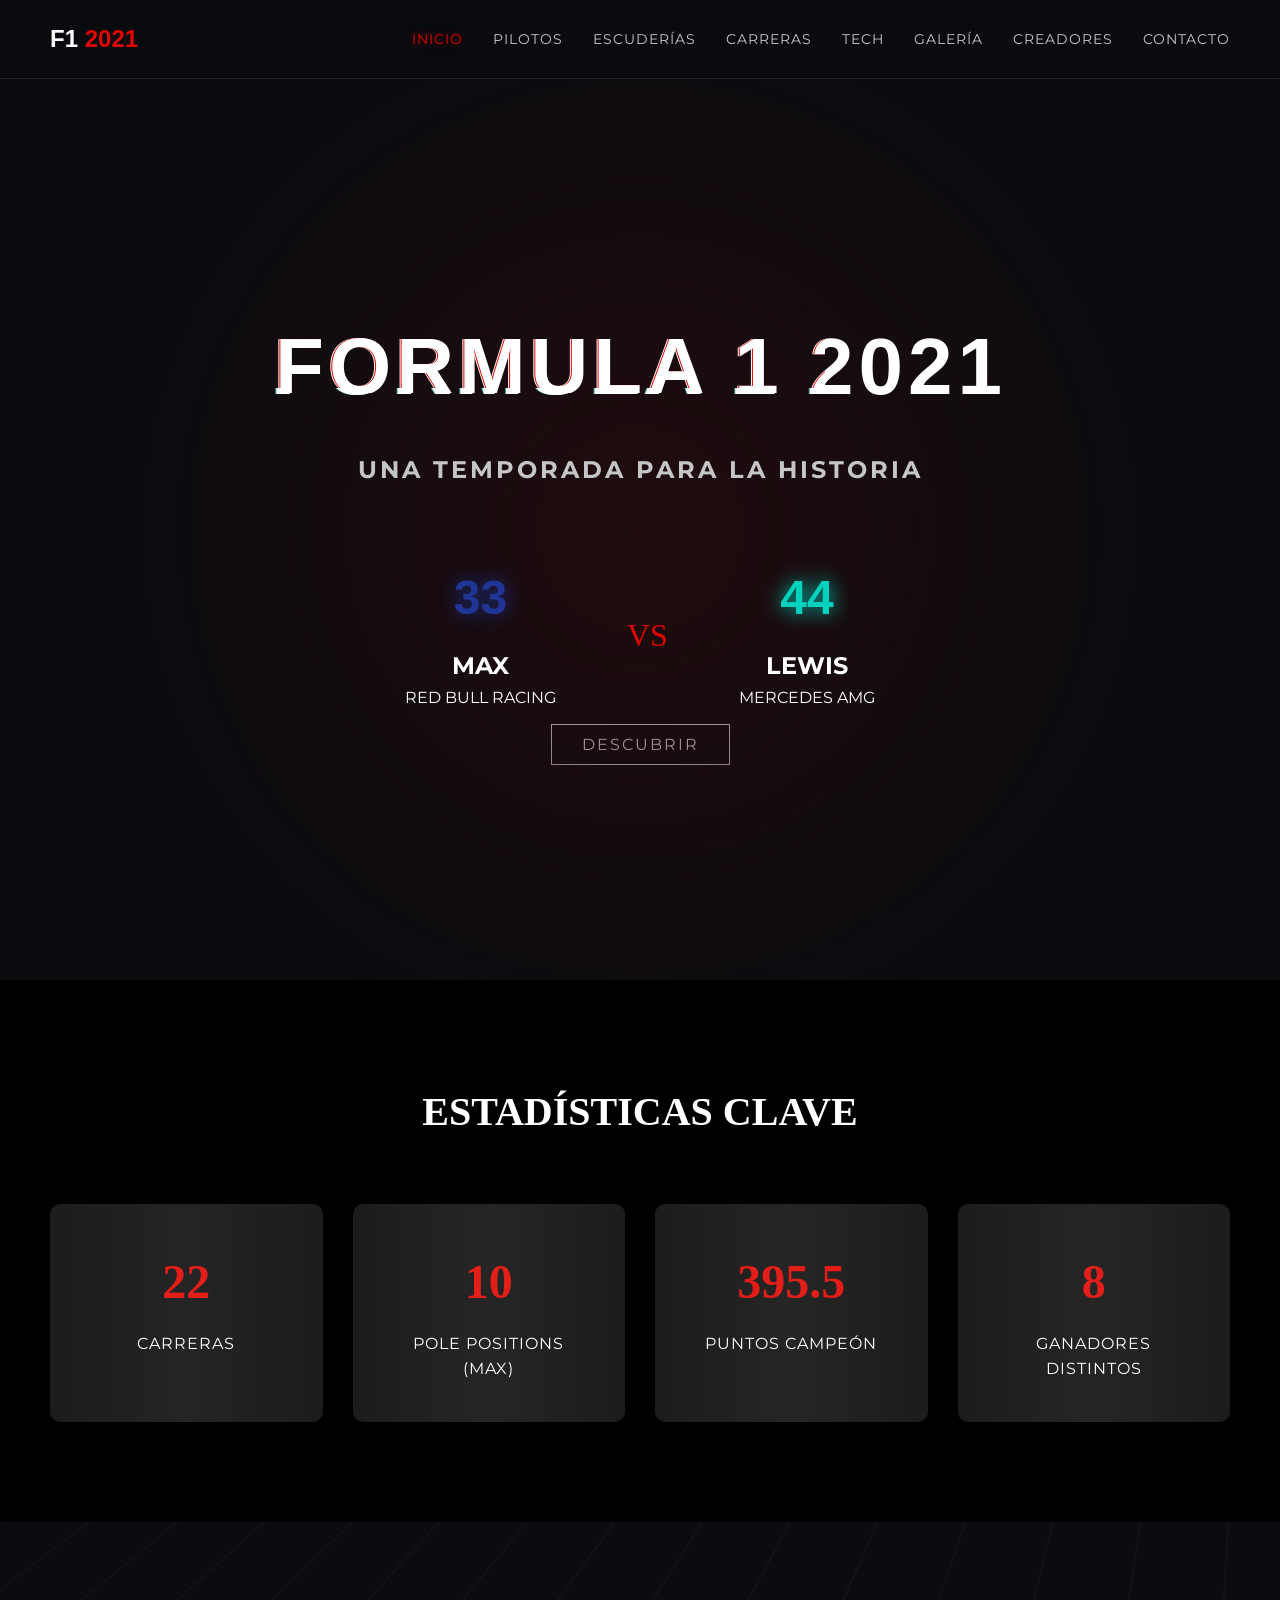
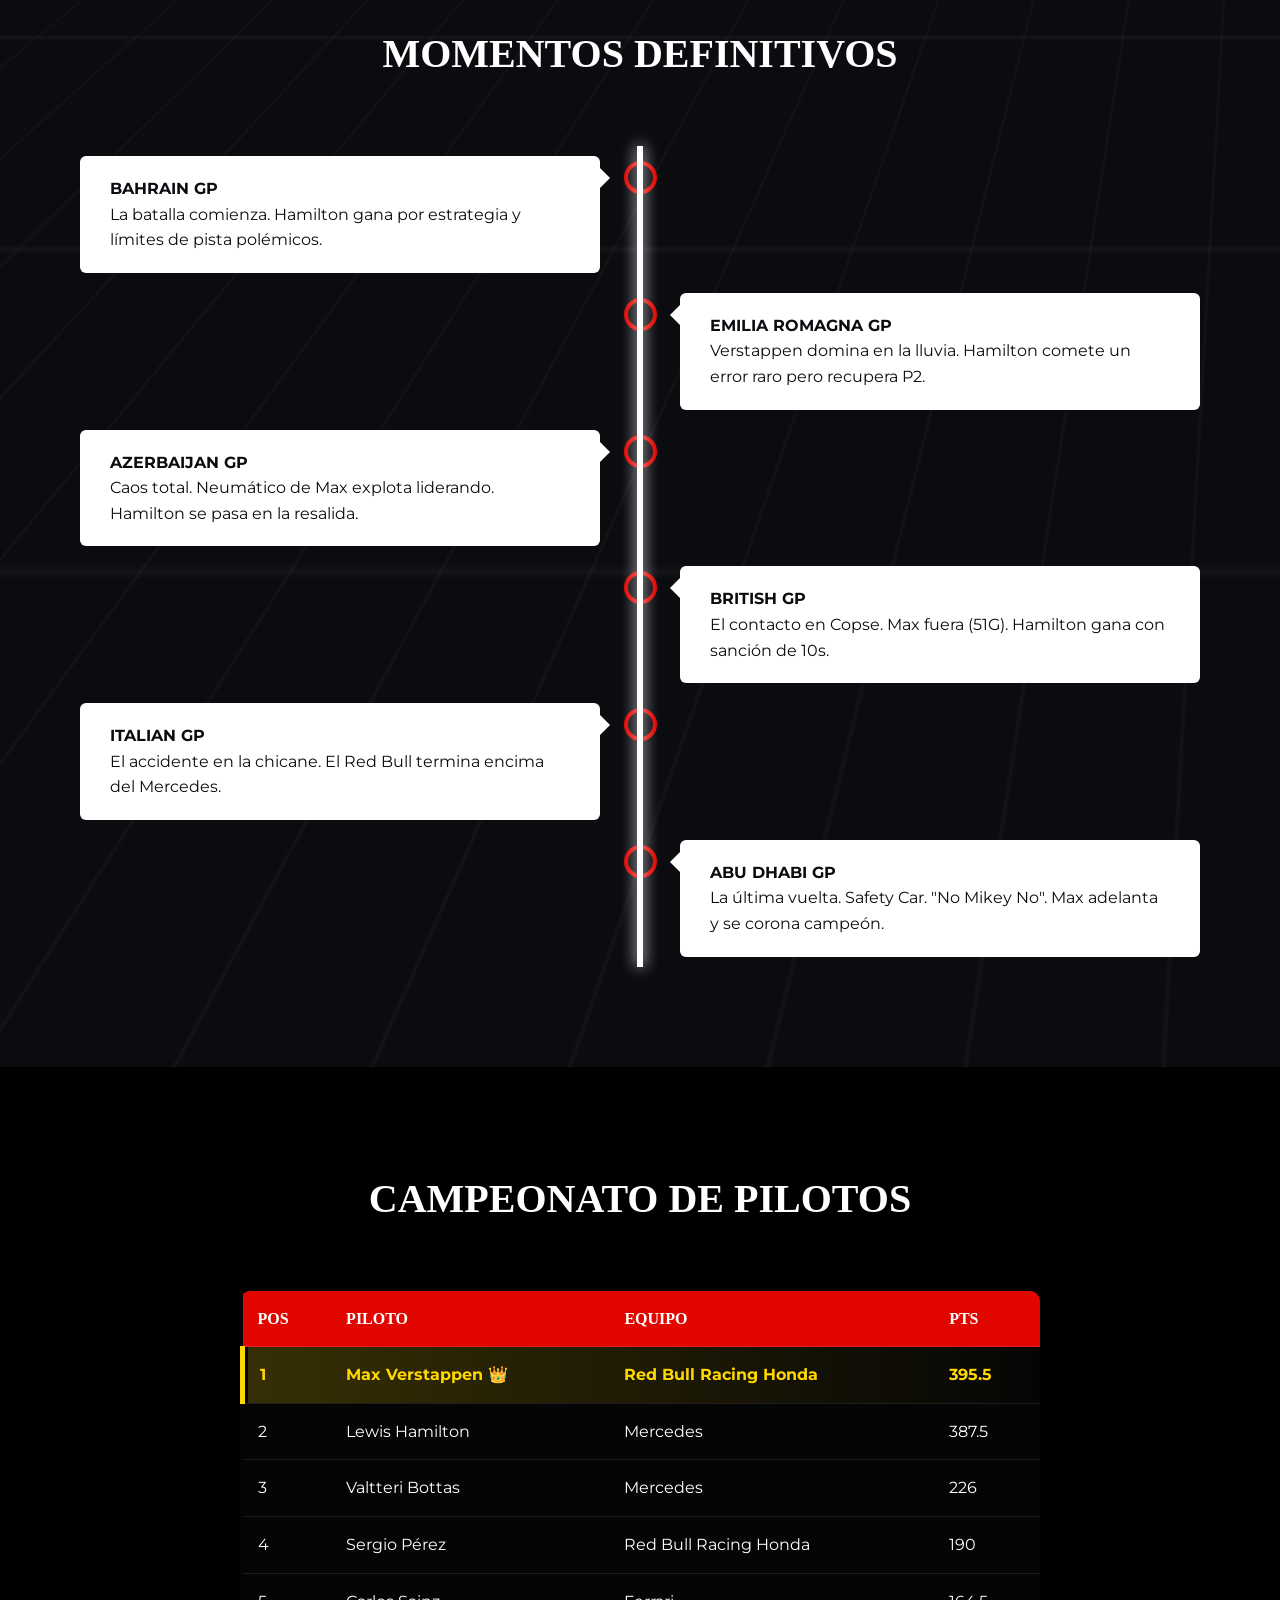
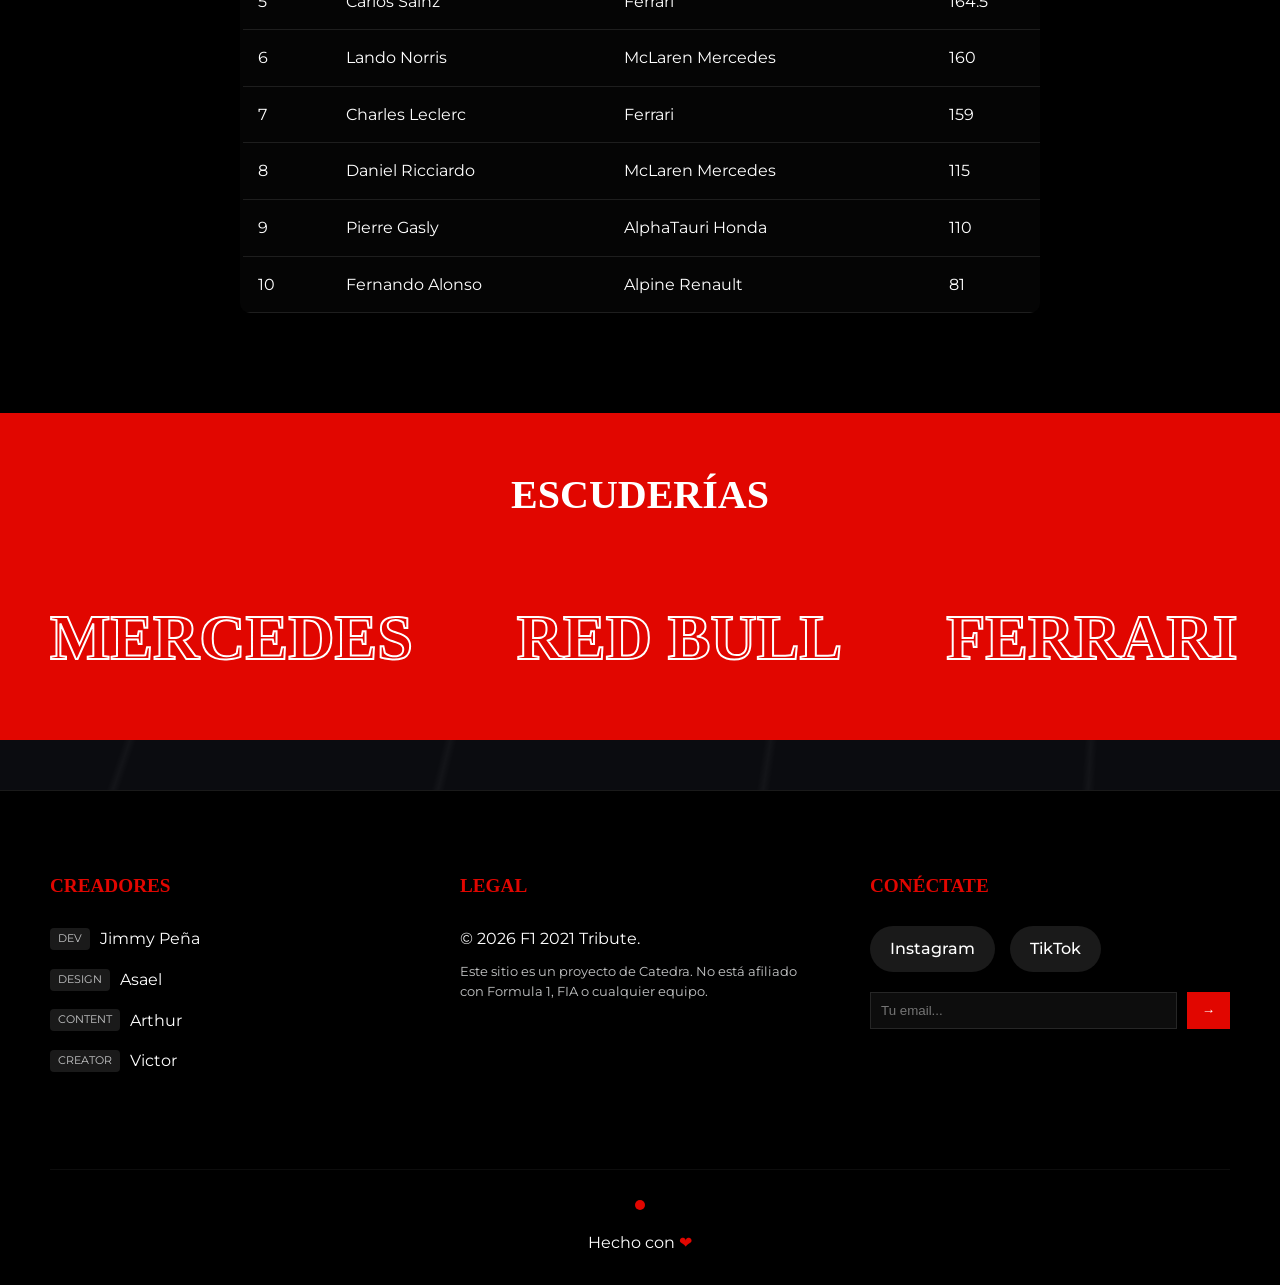
<file: index.html>
<!DOCTYPE html>
<html lang="es">
<head>
    <meta charset="UTF-8">
    <meta name="viewport" content="width=device-width, initial-scale=1.0">
    <title>F1 Temporada 2021 - La Batalla Final</title>
    <link rel="stylesheet" href="styles.css">
    <link rel="stylesheet" href="index.css">
    <link rel="preconnect" href="https://fonts.googleapis.com">
    <link rel="preconnect" href="https://fonts.gstatic.com" crossorigin>
    <link href="https://fonts.googleapis.com/css2?family=Syncopate:wght@400;700&family=Montserrat:wght@300;400;700&display=swap" rel="stylesheet">
</head>
<body>
    <nav class="main-nav">
        <a href="index.html" class="nav-logo">F1 <span>2021</span></a>
        <div class="menu-toggle">
            <span></span><span></span><span></span>
        </div>
        <ul class="nav-links">
            <li><a href="index.html" class="active">Inicio</a></li>
            <li><a href="drivers.html">Pilotos</a></li>
            <li><a href="teams.html">Escuderías</a></li>
            <li><a href="races.html">Carreras</a></li>
            <li><a href="tech.html">Tech</a></li>
            <li><a href="gallery.html">Galería</a></li>
            <li><a href="creators.html">Creadores</a></li>
            <li><a href="contact.html">Contacto</a></li>
        </ul>
    </nav>
    <div class="bg-grid"></div>
    <div class="bg-particles">
        <span></span><span></span><span></span><span></span><span></span><span></span>
        <span></span><span></span><span></span><span></span><span></span><span></span>
    </div>

    <header class="hero-section">
        <div class="hero-content">
            <h1 class="glitch" data-text="FORMULA 1 2021">FORMULA 1 2021</h1>
            <h2 class="subtitle">UNA TEMPORADA PARA LA HISTORIA</h2>
            <div class="rivalry">
                <div class="driver max">
                    <span class="number">33</span>
                    <span class="name">MAX</span>
                    <span class="team">RED BULL RACING</span>
                </div>
                <div class="vs">VS</div>
                <div class="driver lewis">
                    <span class="number">44</span>
                    <span class="name">LEWIS</span>
                    <span class="team">MERCEDES AMG</span>
                </div>
            </div>
            <a href="#stats" class="scroll-down">DESCUBRIR</a>
        </div>
    </header>

    <main>
        <section id="stats" class="stats-section">
            <h3 class="section-title">ESTADÍSTICAS CLAVE</h3>
            <div class="stats-grid">
                <div class="stat-card">
                    <div class="stat-value">22</div>
                    <div class="stat-label">CARRERAS</div>
                </div>
                <div class="stat-card">
                    <div class="stat-value">10</div>
                    <div class="stat-label">POLE POSITIONS (MAX)</div>
                </div>
                <div class="stat-card">
                    <div class="stat-value">395.5</div>
                    <div class="stat-label">PUNTOS CAMPEÓN</div>
                </div>
                <div class="stat-card">
                    <div class="stat-value">8</div>
                    <div class="stat-label">GANADORES DISTINTOS</div>
                </div>
            </div>
        </section>

        <section id="timeline" class="timeline-section">
            <h3 class="section-title">MOMENTOS DEFINITIVOS</h3>
            <div class="timeline">
                <div class="event left">
                    <div class="content">
                        <h4>BAHRAIN GP</h4>
                        <p>La batalla comienza. Hamilton gana por estrategia y límites de pista polémicos.</p>
                    </div>
                </div>
                <div class="event right">
                    <div class="content">
                        <h4>EMILIA ROMAGNA GP</h4>
                        <p>Verstappen domina en la lluvia. Hamilton comete un error raro pero recupera P2.</p>
                    </div>
                </div>
                <div class="event left">
                    <div class="content">
                        <h4>AZERBAIJAN GP</h4>
                        <p>Caos total. Neumático de Max explota liderando. Hamilton se pasa en la resalida.</p>
                    </div>
                </div>
                <div class="event right">
                    <div class="content">
                        <h4>BRITISH GP</h4>
                        <p>El contacto en Copse. Max fuera (51G). Hamilton gana con sanción de 10s.</p>
                    </div>
                </div>
                <div class="event left">
                    <div class="content">
                        <h4>ITALIAN GP</h4>
                        <p>El accidente en la chicane. El Red Bull termina encima del Mercedes.</p>
                    </div>
                </div>
                <div class="event right">
                    <div class="content">
                        <h4>ABU DHABI GP</h4>
                        <p>La última vuelta. Safety Car. "No Mikey No". Max adelanta y se corona campeón.</p>
                    </div>
                </div>
            </div>
        </section>

        <section id="standings" class="standings-section">
            <h3 class="section-title">CAMPEONATO DE PILOTOS</h3>
            <div class="table-container">
                <table>
                    <thead>
                        <tr>
                            <th>POS</th>
                            <th>PILOTO</th>
                            <th>EQUIPO</th>
                            <th>PTS</th>
                        </tr>
                    </thead>
                    <tbody>
                        <tr class="winner-row">
                            <td>1</td>
                            <td>Max Verstappen 👑</td>
                            <td>Red Bull Racing Honda</td>
                            <td>395.5</td>
                        </tr>
                        <tr>
                            <td>2</td>
                            <td>Lewis Hamilton</td>
                            <td>Mercedes</td>
                            <td>387.5</td>
                        </tr>
                        <tr>
                            <td>3</td>
                            <td>Valtteri Bottas</td>
                            <td>Mercedes</td>
                            <td>226</td>
                        </tr>
                        <tr>
                            <td>4</td>
                            <td>Sergio Pérez</td>
                            <td>Red Bull Racing Honda</td>
                            <td>190</td>
                        </tr>
                        <tr>
                            <td>5</td>
                            <td>Carlos Sainz</td>
                            <td>Ferrari</td>
                            <td>164.5</td>
                        </tr>
                        <tr>
                            <td>6</td>
                            <td>Lando Norris</td>
                            <td>McLaren Mercedes</td>
                            <td>160</td>
                        </tr>
                         <tr>
                            <td>7</td>
                            <td>Charles Leclerc</td>
                            <td>Ferrari</td>
                            <td>159</td>
                        </tr>
                        <tr>
                            <td>8</td>
                            <td>Daniel Ricciardo</td>
                            <td>McLaren Mercedes</td>
                            <td>115</td>
                        </tr>
                        <tr>
                            <td>9</td>
                            <td>Pierre Gasly</td>
                            <td>AlphaTauri Honda</td>
                            <td>110</td>
                        </tr>
                        <tr>
                            <td>10</td>
                            <td>Fernando Alonso</td>
                            <td>Alpine Renault</td>
                            <td>81</td>
                        </tr>
                    </tbody>
                </table>
            </div>
        </section>

        <section class="gallery-section">
            <h3 class="section-title">ESCUDERÍAS</h3>
            <div class="marquee">
                <div class="track">
                    <div class="team-name">MERCEDES</div>
                    <div class="team-name">RED BULL</div>
                    <div class="team-name">FERRARI</div>
                    <div class="team-name">MCLAREN</div>
                    <div class="team-name">ALPINE</div>
                    <div class="team-name">ALPHATAURI</div>
                    <div class="team-name">ASTON MARTIN</div>
                    <div class="team-name">WILLIAMS</div>
                    <div class="team-name">ALFA ROMEO</div>
                    <div class="team-name">HAAS</div>
                     <!-- Duplicados -->
                    <div class="team-name">MERCEDES</div>
                    <div class="team-name">RED BULL</div>
                    <div class="team-name">FERRARI</div>
                    <div class="team-name">MCLAREN</div>
                    <div class="team-name">ALPINE</div>
                    <div class="team-name">ALPHATAURI</div>
                    <div class="team-name">ASTON MARTIN</div>
                    <div class="team-name">WILLIAMS</div>
                    <div class="team-name">ALFA ROMEO</div>
                    <div class="team-name">HAAS</div>
                </div>
            </div>
        </section>
    </main>

    <footer class="main-footer">
        <div class="footer-grid">
            <div class="footer-col">
                <h3>CREADORES</h3>
                <ul class="footer-list">
                    <li><span class="creator-badge">Dev</span> Jimmy Peña</li>
                    <li><span class="creator-badge">Design</span> Asael</li>
                    <li><span class="creator-badge">Content</span> Arthur</li>
                    <li><span class="creator-badge">Creator</span> Victor</li>
                </ul>
            </div>
            <div class="footer-col">
                <h3>LEGAL</h3>
                <p>&copy; 2026 F1 2021 Tribute.</p>
                <p class="disclaimer">Este sitio es un proyecto de Catedra. No está afiliado con Formula 1, FIA o cualquier equipo.</p>
            </div>
            <div class="footer-col">
                <h3>CONÉCTATE</h3>
                <div class="social-links">
                    <a href="#" class="social-link">Instagram</a>
                    <a href="#" class="social-link">TikTok</a>
                </div>
                <div class="newsletter">
                    <input type="email" placeholder="Tu email...">
                    <button>→</button>
                </div>
            </div>
        </div>
        <div class="footer-bar">
            <div class="pulse-dot"></div>
            <p>Hecho con <span style="color: var(--f1-red);">❤</span></p>
        </div>
    </footer>
</body>
</html>
</file>
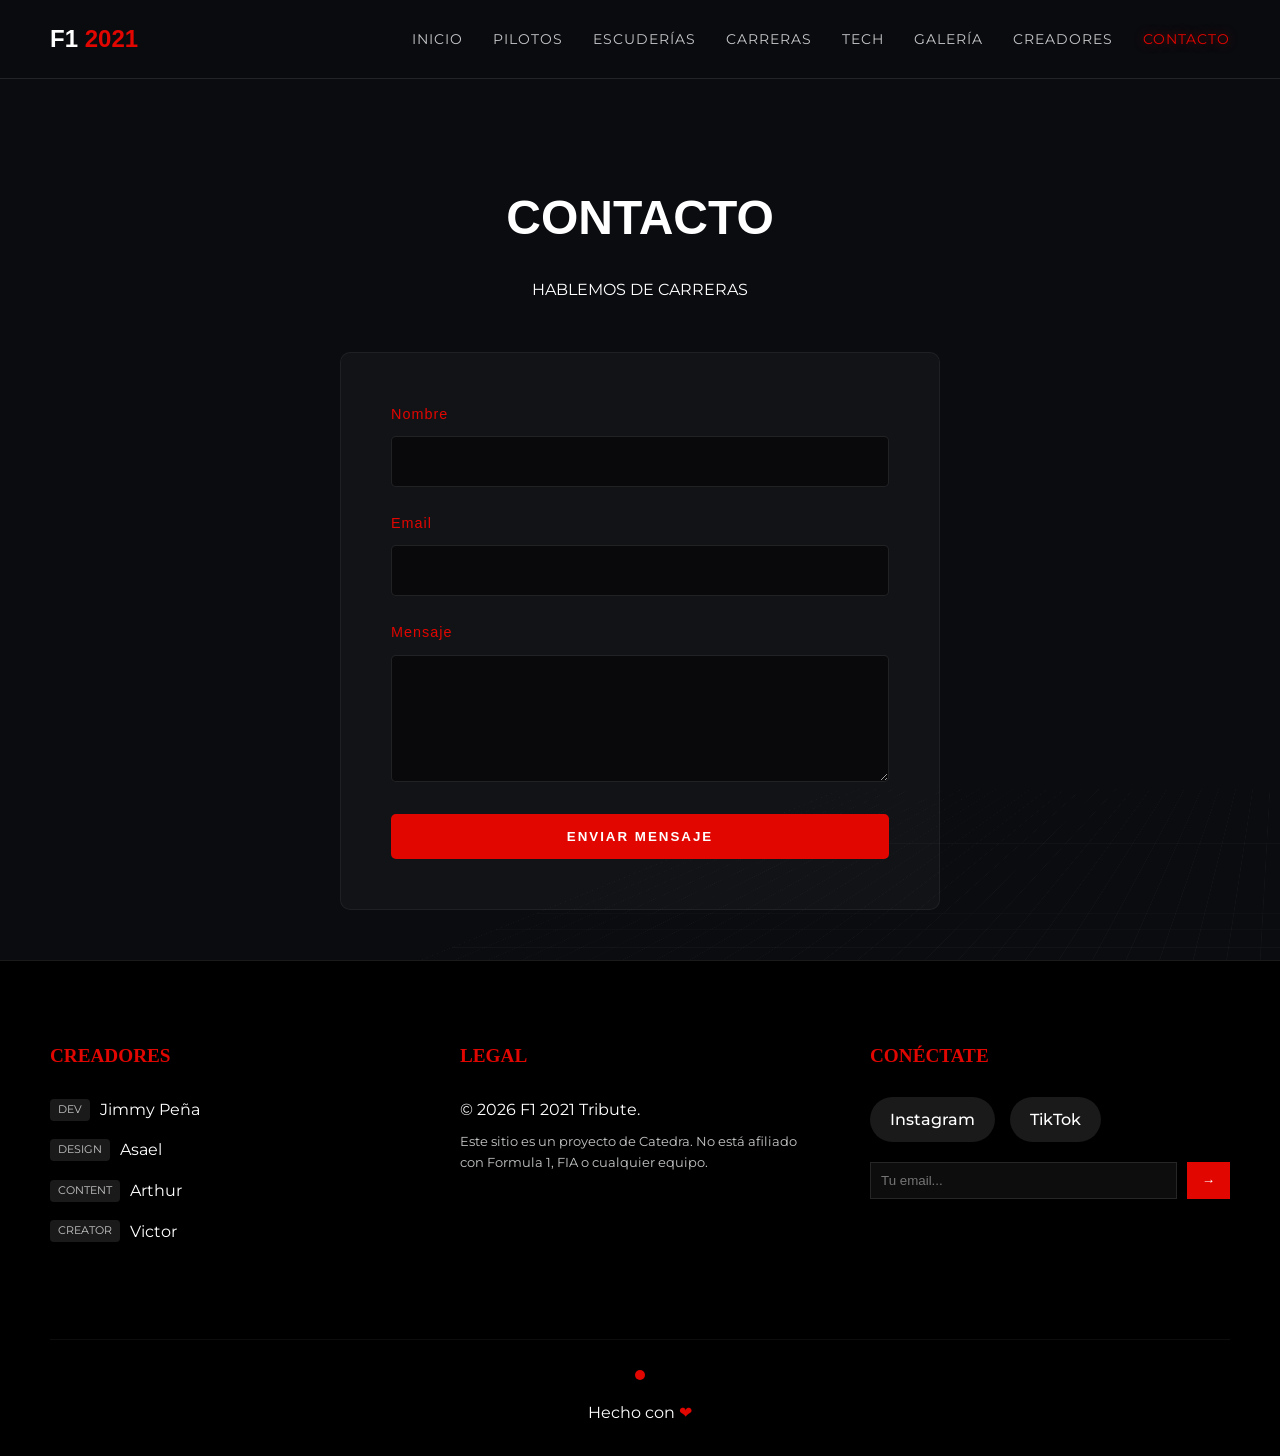
<file: contact.html>
<!DOCTYPE html>
<html lang="es">
<head>
    <meta charset="UTF-8">
    <meta name="viewport" content="width=device-width, initial-scale=1.0">
    <title>Contacto - F1 2021</title>
    <link rel="stylesheet" href="styles.css">
    <link rel="stylesheet" href="contact.css">
    <link rel="preconnect" href="https://fonts.googleapis.com">
    <link rel="preconnect" href="https://fonts.gstatic.com" crossorigin>
    <link href="https://fonts.googleapis.com/css2?family=Syncopate:wght@400;700&family=Montserrat:wght@300;400;700&display=swap" rel="stylesheet">
</head>
<body>
    <nav class="main-nav">
        <a href="index.html" class="nav-logo">F1 <span>2021</span></a>
        <div class="menu-toggle">
            <span></span><span></span><span></span>
        </div>
        <ul class="nav-links">
            <li><a href="index.html">Inicio</a></li>
            <li><a href="drivers.html">Pilotos</a></li>
            <li><a href="teams.html">Escuderías</a></li>
            <li><a href="races.html">Carreras</a></li>
            <li><a href="tech.html">Tech</a></li>
            <li><a href="gallery.html">Galería</a></li>
            <li><a href="creators.html">Creadores</a></li>
            <li><a href="contact.html" class="active">Contacto</a></li>
        </ul>
    </nav>
    <div class="bg-grid"></div>
    <div class="bg-particles">
        <span></span><span></span><span></span><span></span><span></span><span></span>
    </div>

    <header class="page-header">
        <h1 class="page-title">CONTACTO</h1>
        <p>HABLEMOS DE CARRERAS</p>
    </header>

    <main>
        <form class="contact-form" action="#" method="POST">
            <div class="form-group">
                <label for="name">Nombre</label>
                <input type="text" id="name" name="name" required>
            </div>
            <div class="form-group">
                <label for="email">Email</label>
                <input type="email" id="email" name="email" required>
            </div>
            <div class="form-group">
                <label for="message">Mensaje</label>
                <textarea id="message" name="message" rows="5" required></textarea>
            </div>
            <button type="submit" class="btn-submit">Enviar Mensaje</button>
        </form>
    </main>

    <footer class="main-footer">
        <div class="footer-grid">
            <div class="footer-col">
                <h3>CREADORES</h3>
                <ul class="footer-list">
                    <li><span class="creator-badge">Dev</span> Jimmy Peña</li>
                    <li><span class="creator-badge">Design</span> Asael</li>
                    <li><span class="creator-badge">Content</span> Arthur</li>
                    <li><span class="creator-badge">Creator</span> Victor</li>
                </ul>
            </div>
            <div class="footer-col">
                <h3>LEGAL</h3>
                <p>&copy; 2026 F1 2021 Tribute.</p>
                <p class="disclaimer">Este sitio es un proyecto de Catedra. No está afiliado con Formula 1, FIA o cualquier equipo.</p>
            </div>
            <div class="footer-col">
                <h3>CONÉCTATE</h3>
                <div class="social-links">
                    <a href="#" class="social-link">Instagram</a>
                    <a href="#" class="social-link">TikTok</a>
                </div>
                <div class="newsletter">
                    <input type="email" placeholder="Tu email...">
                    <button>→</button>
                </div>
            </div>
        </div>
        <div class="footer-bar">
            <div class="pulse-dot"></div>
            <p>Hecho con <span style="color: var(--f1-red);">❤</span></p>
        </div>
    </footer>
</body>
</html>
</file>
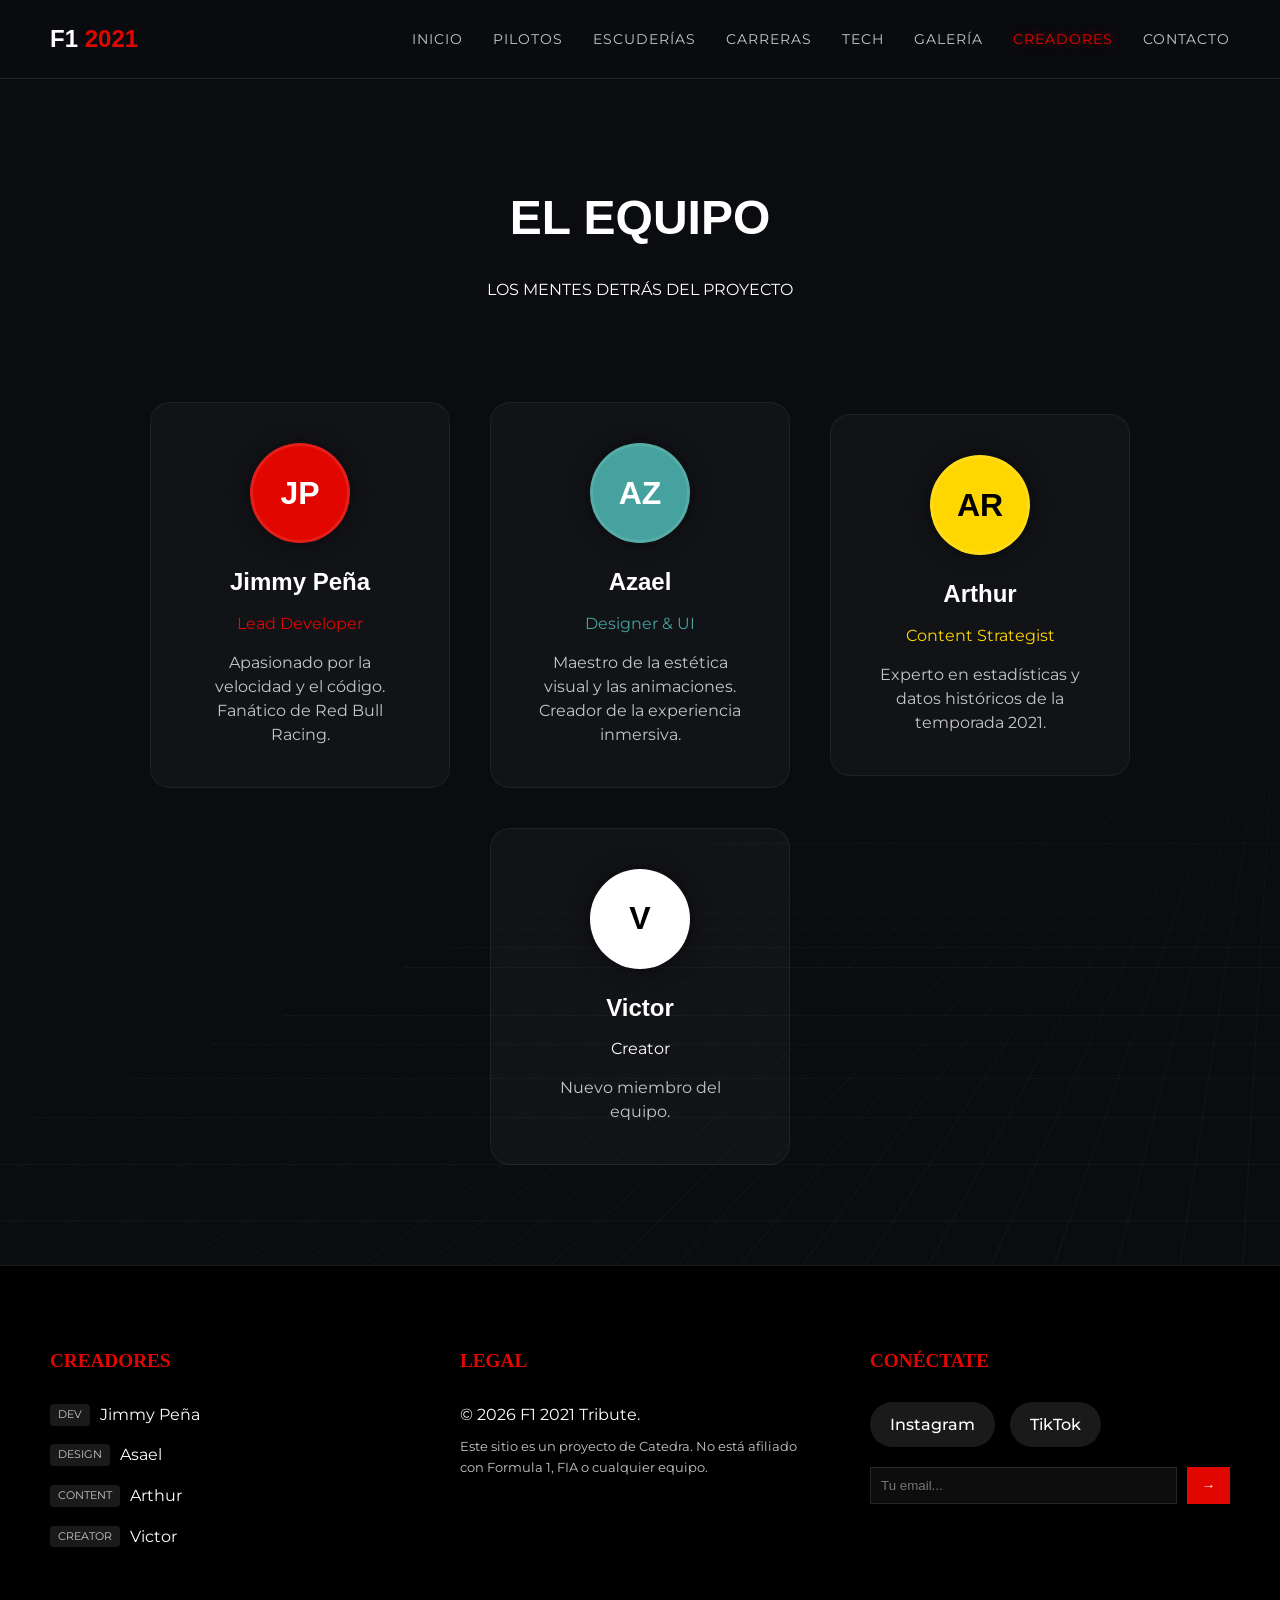
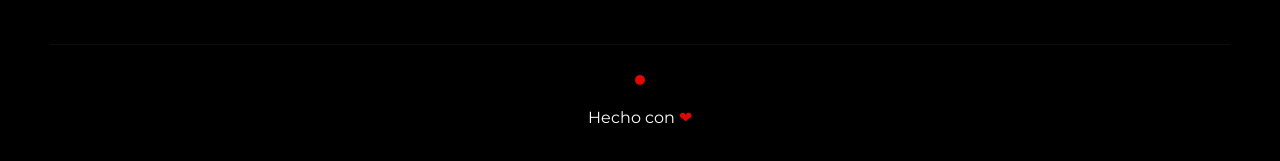
<file: creators.html>
<!DOCTYPE html>
<html lang="es">
<head>
    <meta charset="UTF-8">
    <meta name="viewport" content="width=device-width, initial-scale=1.0">
    <title>Creadores - F1 2021</title>
    <link rel="stylesheet" href="styles.css">
    <link rel="stylesheet" href="creators.css">
    <link rel="preconnect" href="https://fonts.googleapis.com">
    <link rel="preconnect" href="https://fonts.gstatic.com" crossorigin>
    <link href="https://fonts.googleapis.com/css2?family=Syncopate:wght@400;700&family=Montserrat:wght@300;400;700&display=swap" rel="stylesheet">
</head>
<body>
    <nav class="main-nav">
        <a href="index.html" class="nav-logo">F1 <span>2021</span></a>
        <div class="menu-toggle">
            <span></span><span></span><span></span>
        </div>
        <ul class="nav-links">
            <li><a href="index.html">Inicio</a></li>
            <li><a href="drivers.html">Pilotos</a></li>
            <li><a href="teams.html">Escuderías</a></li>
            <li><a href="races.html">Carreras</a></li>
            <li><a href="tech.html">Tech</a></li>
            <li><a href="gallery.html">Galería</a></li>
            <li><a href="creators.html" class="active">Creadores</a></li>
            <li><a href="contact.html">Contacto</a></li>
        </ul>
    </nav>
    <div class="bg-grid"></div>
    <div class="bg-particles">
        <span></span><span></span><span></span><span></span><span></span><span></span>
    </div>

    <header class="page-header">
        <h1 class="page-title">EL EQUIPO</h1>
        <p>LOS MENTES DETRÁS DEL PROYECTO</p>
    </header>

    <main class="creators-container">
        <div class="creator-card">
            <div class="creator-avatar">JP</div>
            <h2>Jimmy Peña</h2>
            <p style="color: var(--f1-red); margin-bottom: 15px;">Lead Developer</p>
            <p>Apasionado por la velocidad y el código. Fanático de Red Bull Racing.</p>
        </div>

        <div class="creator-card">
            <div class="creator-avatar" style="background: var(--neon-blue);">AZ</div>
            <h2>Azael</h2>
            <p style="color: var(--neon-blue); margin-bottom: 15px;">Designer & UI</p>
            <p>Maestro de la estética visual y las animaciones. Creador de la experiencia inmersiva.</p>
        </div>

        <div class="creator-card">
            <div class="creator-avatar" style="background: var(--gold); color: black;">AR</div>
            <h2>Arthur</h2>
            <p style="color: var(--gold); margin-bottom: 15px;">Content Strategist</p>
            <p>Experto en estadísticas y datos históricos de la temporada 2021.</p>
        </div>

        <div class="creator-card">
            <div class="creator-avatar" style="background: #ffffff; color: black;">V</div>
            <h2>Victor</h2>
            <p style="color: #ffffff; margin-bottom: 15px;">Creator</p>
            <p>Nuevo miembro del equipo.</p>
        </div>
    </main>

    <footer class="main-footer">
        <div class="footer-grid">
            <div class="footer-col">
                <h3>CREADORES</h3>
                <ul class="footer-list">
                    <li><span class="creator-badge">Dev</span> Jimmy Peña</li>
                    <li><span class="creator-badge">Design</span> Asael</li>
                    <li><span class="creator-badge">Content</span> Arthur</li>
                    <li><span class="creator-badge">Creator</span> Victor</li>
                </ul>
            </div>
            <div class="footer-col">
                <h3>LEGAL</h3>
                <p>&copy; 2026 F1 2021 Tribute.</p>
                <p class="disclaimer">Este sitio es un proyecto de Catedra. No está afiliado con Formula 1, FIA o cualquier equipo.</p>
            </div>
            <div class="footer-col">
                <h3>CONÉCTATE</h3>
                <div class="social-links">
                    <a href="#" class="social-link">Instagram</a>
                    <a href="#" class="social-link">TikTok</a>
                </div>
                <div class="newsletter">
                    <input type="email" placeholder="Tu email...">
                    <button>→</button>
                </div>
            </div>
        </div>
        <div class="footer-bar">
            <div class="pulse-dot"></div>
            <p>Hecho con <span style="color: var(--f1-red);">❤</span></p>
        </div>
    </footer>
</body>
</html>
</file>
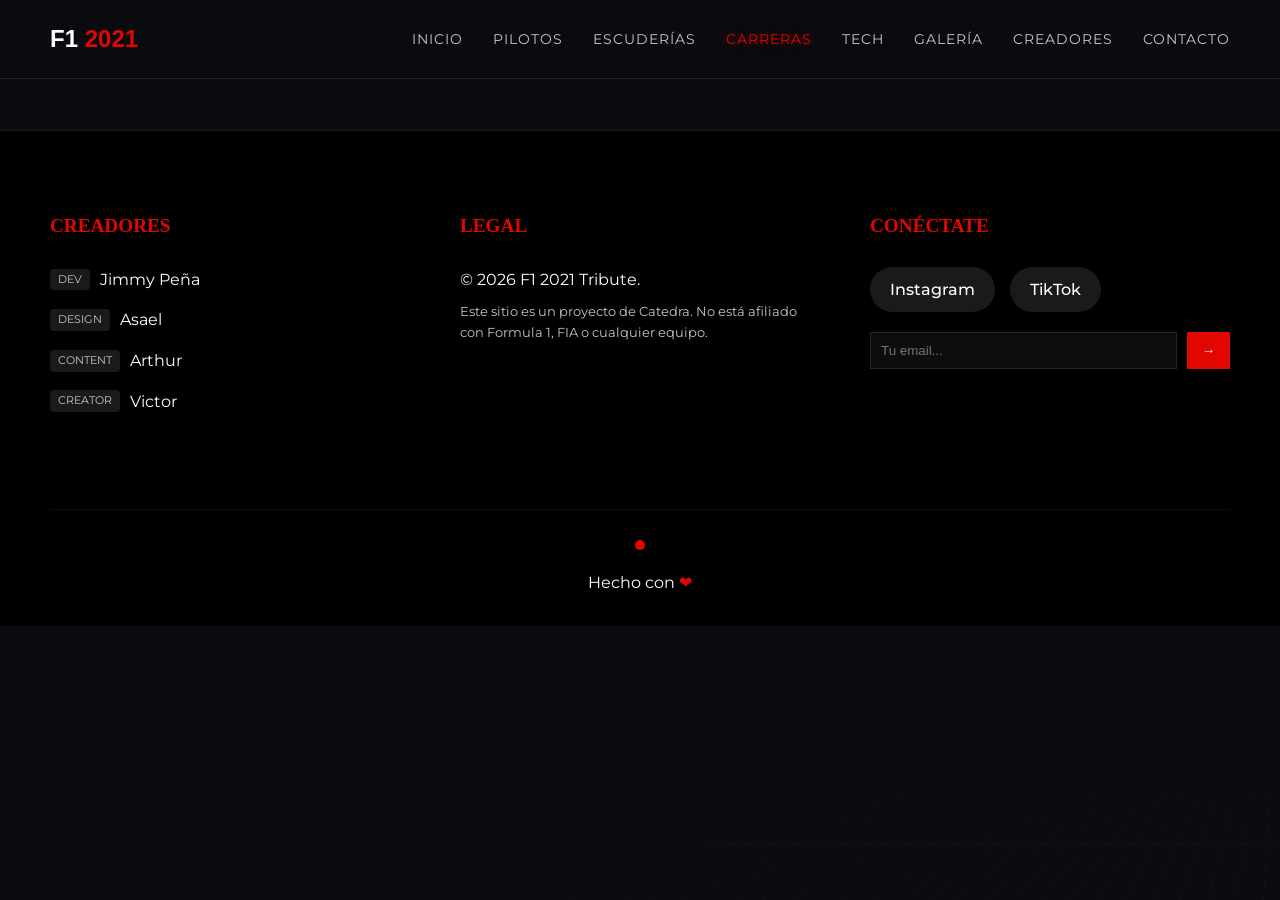
<file: races.html>
<!DOCTYPE html>
<html lang="es">
<head>
    <meta charset="UTF-8">
    <meta name="viewport" content="width=device-width, initial-scale=1.0">
    <title>Carreras - F1 2021</title>
    <link rel="stylesheet" href="styles.css">
    <link rel="stylesheet" href="races.css">
    <link rel="preconnect" href="https://fonts.googleapis.com">
    <link rel="preconnect" href="https://fonts.gstatic.com" crossorigin>
    <link href="https://fonts.googleapis.com/css2?family=Syncopate:wght@400;700&family=Montserrat:wght@300;400;700&display=swap" rel="stylesheet">
</head>
<body>
    <nav class="main-nav">
        <a href="index.html" class="nav-logo">F1 <span>2021</span></a>
        <div class="menu-toggle">
            <span></span><span></span><span></span>
        </div>
        <ul class="nav-links">
            <li><a href="index.html">Inicio</a></li>
            <li><a href="drivers.html">Pilotos</a></li>
            <li><a href="teams.html">Escuderías</a></li>
            <li><a href="races.html" class="active">Carreras</a></li>
            <li><a href="tech.html">Tech</a></li>
            <li><a href="gallery.html">Galería</a></li>
            <li><a href="creators.html">Creadores</a></li>
            <li><a href="contact.html">Contacto</a></li>
        </ul>
    </nav>
    <div class="bg-grid"></div>
    <div class="bg-particles">
        <span></span><span></span><span></span><span></span><span></span><span></span>
    </div>

    <header>
       
    </header>
    
    <footer class="main-footer">
        <div class="footer-grid">
            <div class="footer-col">
                <h3>CREADORES</h3>
                <ul class="footer-list">
                    <li><span class="creator-badge">Dev</span> Jimmy Peña</li>
                    <li><span class="creator-badge">Design</span> Asael</li>
                    <li><span class="creator-badge">Content</span> Arthur</li>
                    <li><span class="creator-badge">Creator</span> Victor</li>
                </ul>
            </div>
            <div class="footer-col">
                <h3>LEGAL</h3>
                <p>&copy; 2026 F1 2021 Tribute.</p>
                <p class="disclaimer">Este sitio es un proyecto de Catedra. No está afiliado con Formula 1, FIA o cualquier equipo.</p>
            </div>
            <div class="footer-col">
                <h3>CONÉCTATE</h3>
                <div class="social-links">
                    <a href="#" class="social-link">Instagram</a>
                    <a href="#" class="social-link">TikTok</a>
                </div>
                <div class="newsletter">
                    <input type="email" placeholder="Tu email...">
                    <button>→</button>
                </div>
            </div>
        </div>
        <div class="footer-bar">
            <div class="pulse-dot"></div>
            <p>Hecho con <span style="color: var(--f1-red);">❤</span></p>
        </div>
    </footer>
</body>
</html>
</file>
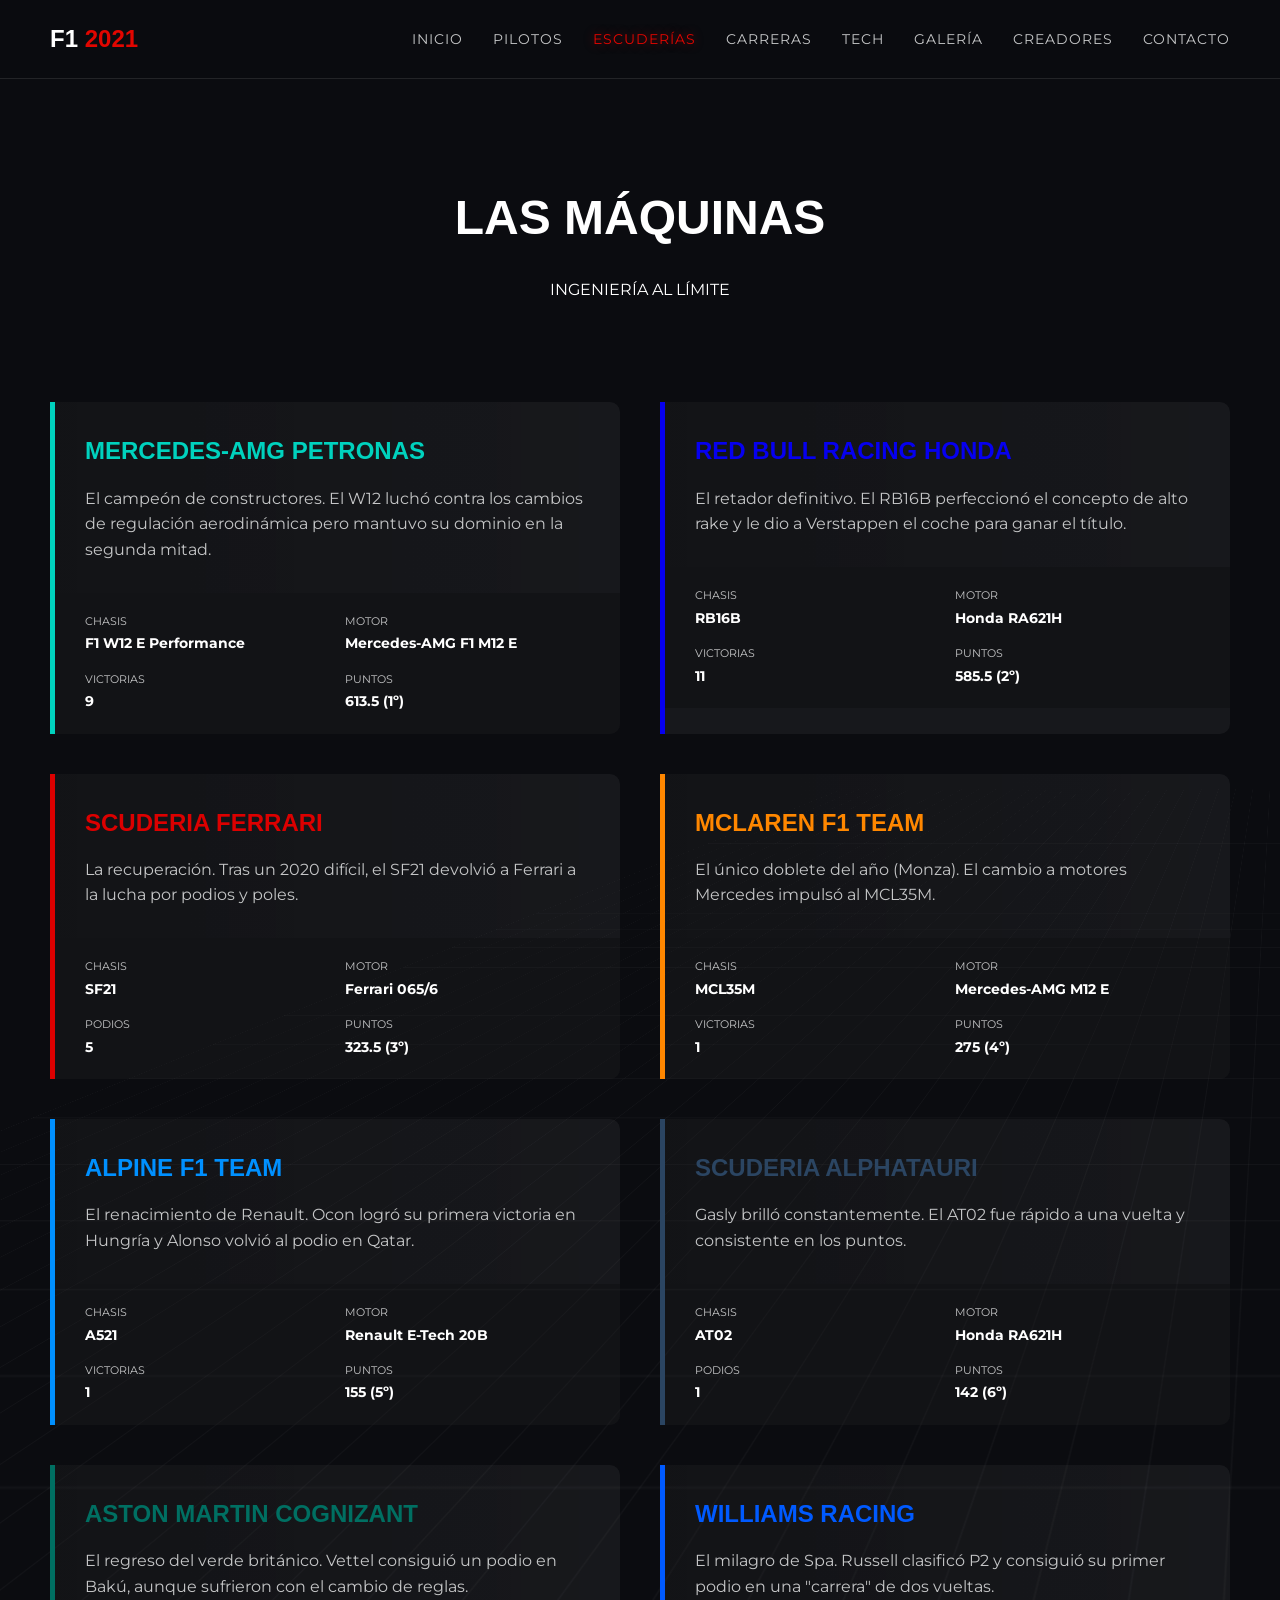
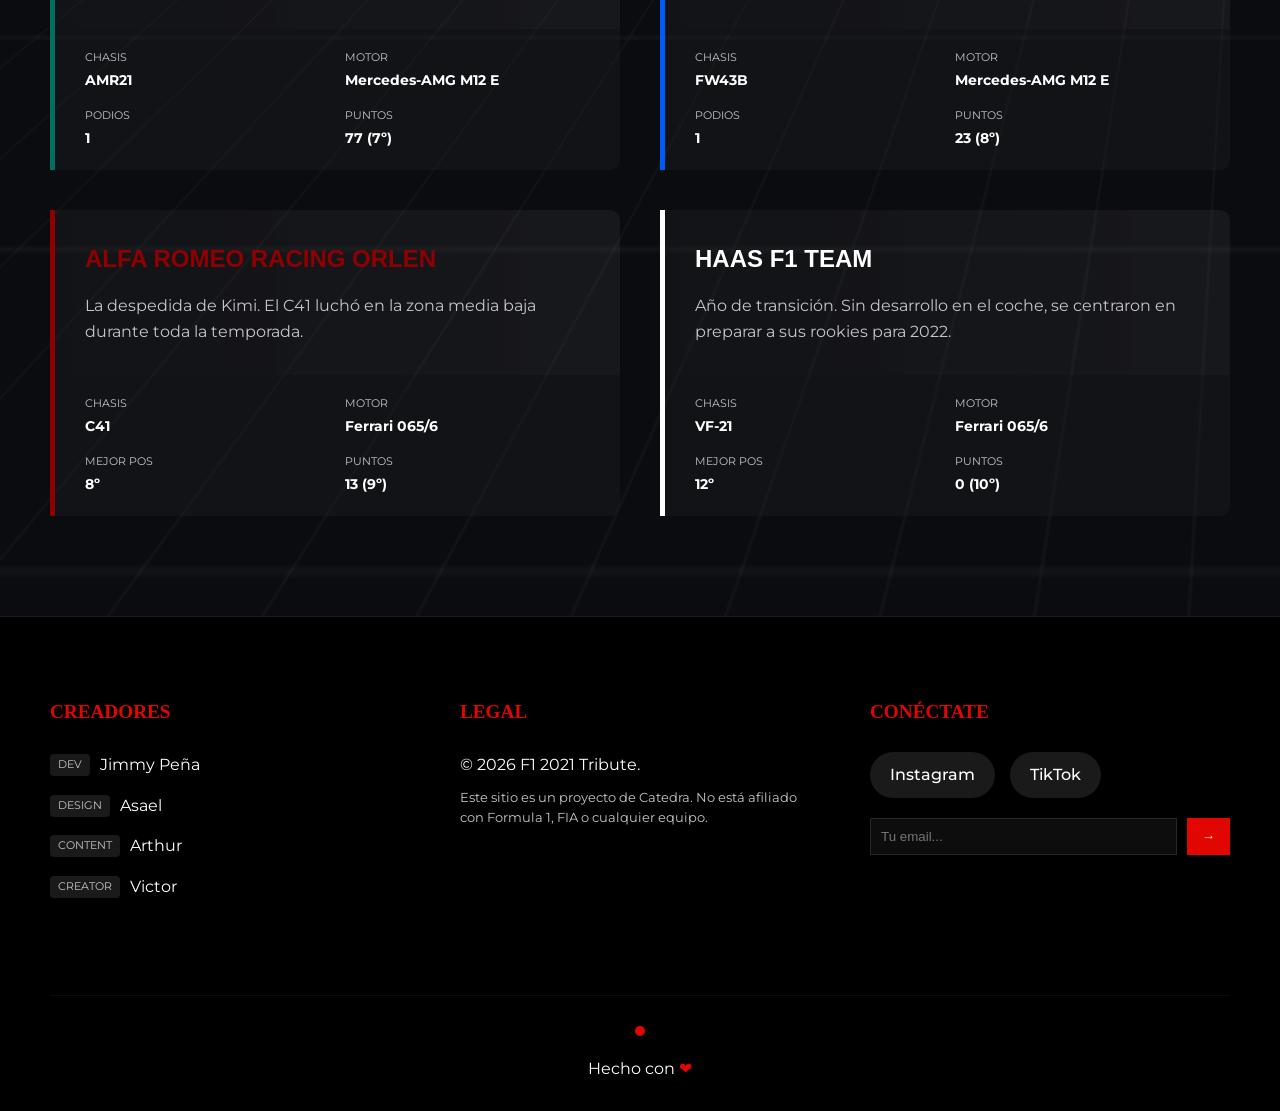
<file: teams.html>
<!DOCTYPE html>
<html lang="es">
<head>
    <meta charset="UTF-8">
    <meta name="viewport" content="width=device-width, initial-scale=1.0">
    <title>Escuderías - F1 2021</title>
    <link rel="stylesheet" href="styles.css">
    <link rel="stylesheet" href="teams.css">
    <link rel="preconnect" href="https://fonts.googleapis.com">
    <link rel="preconnect" href="https://fonts.gstatic.com" crossorigin>
    <link href="https://fonts.googleapis.com/css2?family=Syncopate:wght@400;700&family=Montserrat:wght@300;400;700&display=swap" rel="stylesheet">
</head>
<body>
    <nav class="main-nav">
        <a href="index.html" class="nav-logo">F1 <span>2021</span></a>
        <div class="menu-toggle">
            <span></span><span></span><span></span>
        </div>
        <ul class="nav-links">
            <li><a href="index.html">Inicio</a></li>
            <li><a href="drivers.html">Pilotos</a></li>
            <li><a href="teams.html" class="active">Escuderías</a></li>
            <li><a href="races.html">Carreras</a></li>
            <li><a href="tech.html">Tech</a></li>
            <li><a href="gallery.html">Galería</a></li>
            <li><a href="creators.html">Creadores</a></li>
            <li><a href="contact.html">Contacto</a></li>
        </ul>
    </nav>
    <div class="bg-grid"></div>
    <div class="bg-particles">
        <span></span><span></span><span></span><span></span><span></span><span></span>
    </div>

    <header class="page-header">
        <h1 class="page-title">LAS MÁQUINAS</h1>
        <p>INGENIERÍA AL LÍMITE</p>
    </header>

    <main class="teams-grid">
        <div class="team-card" style="border-left-color: #00d2be;">
            <div class="team-info">
                <h3 style="color: #00d2be;">MERCEDES-AMG PETRONAS</h3>
                <p>El campeón de constructores. El W12 luchó contra los cambios de regulación aerodinámica pero mantuvo su dominio en la segunda mitad.</p>
            </div>
            <div class="car-details">
                <div class="detail-item"><span>Chasis</span> <strong>F1 W12 E Performance</strong></div>
                <div class="detail-item"><span>Motor</span> <strong>Mercedes-AMG F1 M12 E</strong></div>
                <div class="detail-item"><span>Victorias</span> <strong>9</strong></div>
                <div class="detail-item"><span>Puntos</span> <strong>613.5 (1º)</strong></div>
            </div>
        </div>

        <div class="team-card" style="border-left-color: #0600ef;">
            <div class="team-info">
                <h3 style="color: #0600ef;">RED BULL RACING HONDA</h3>
                <p>El retador definitivo. El RB16B perfeccionó el concepto de alto rake y le dio a Verstappen el coche para ganar el título.</p>
            </div>
            <div class="car-details">
                <div class="detail-item"><span>Chasis</span> <strong>RB16B</strong></div>
                <div class="detail-item"><span>Motor</span> <strong>Honda RA621H</strong></div>
                <div class="detail-item"><span>Victorias</span> <strong>11</strong></div>
                <div class="detail-item"><span>Puntos</span> <strong>585.5 (2º)</strong></div>
            </div>
        </div>

        <div class="team-card" style="border-left-color: #dc0000;">
            <div class="team-info">
                <h3 style="color: #dc0000;">SCUDERIA FERRARI</h3>
                <p>La recuperación. Tras un 2020 difícil, el SF21 devolvió a Ferrari a la lucha por podios y poles.</p>
            </div>
            <div class="car-details">
                <div class="detail-item"><span>Chasis</span> <strong>SF21</strong></div>
                <div class="detail-item"><span>Motor</span> <strong>Ferrari 065/6</strong></div>
                <div class="detail-item"><span>Podios</span> <strong>5</strong></div>
                <div class="detail-item"><span>Puntos</span> <strong>323.5 (3º)</strong></div>
            </div>
        </div>

        <div class="team-card" style="border-left-color: #ff8700;">
            <div class="team-info">
                <h3 style="color: #ff8700;">MCLAREN F1 TEAM</h3>
                <p>El único doblete del año (Monza). El cambio a motores Mercedes impulsó al MCL35M.</p>
            </div>
            <div class="car-details">
                <div class="detail-item"><span>Chasis</span> <strong>MCL35M</strong></div>
                <div class="detail-item"><span>Motor</span> <strong>Mercedes-AMG M12 E</strong></div>
                <div class="detail-item"><span>Victorias</span> <strong>1</strong></div>
                <div class="detail-item"><span>Puntos</span> <strong>275 (4º)</strong></div>
            </div>
        </div>

        <div class="team-card" style="border-left-color: #0090ff;">
            <div class="team-info">
                <h3 style="color: #0090ff;">ALPINE F1 TEAM</h3>
                <p>El renacimiento de Renault. Ocon logró su primera victoria en Hungría y Alonso volvió al podio en Qatar.</p>
            </div>
            <div class="car-details">
                <div class="detail-item"><span>Chasis</span> <strong>A521</strong></div>
                <div class="detail-item"><span>Motor</span> <strong>Renault E-Tech 20B</strong></div>
                <div class="detail-item"><span>Victorias</span> <strong>1</strong></div>
                <div class="detail-item"><span>Puntos</span> <strong>155 (5º)</strong></div>
            </div>
        </div>

        <div class="team-card" style="border-left-color: #2b4562;">
            <div class="team-info">
                <h3 style="color: #2b4562;">SCUDERIA ALPHATAURI</h3>
                <p>Gasly brilló constantemente. El AT02 fue rápido a una vuelta y consistente en los puntos.</p>
            </div>
            <div class="car-details">
                <div class="detail-item"><span>Chasis</span> <strong>AT02</strong></div>
                <div class="detail-item"><span>Motor</span> <strong>Honda RA621H</strong></div>
                <div class="detail-item"><span>Podios</span> <strong>1</strong></div>
                <div class="detail-item"><span>Puntos</span> <strong>142 (6º)</strong></div>
            </div>
        </div>

        <div class="team-card" style="border-left-color: #006f62;">
            <div class="team-info">
                <h3 style="color: #006f62;">ASTON MARTIN COGNIZANT</h3>
                <p>El regreso del verde británico. Vettel consiguió un podio en Bakú, aunque sufrieron con el cambio de reglas.</p>
            </div>
            <div class="car-details">
                <div class="detail-item"><span>Chasis</span> <strong>AMR21</strong></div>
                <div class="detail-item"><span>Motor</span> <strong>Mercedes-AMG M12 E</strong></div>
                <div class="detail-item"><span>Podios</span> <strong>1</strong></div>
                <div class="detail-item"><span>Puntos</span> <strong>77 (7º)</strong></div>
            </div>
        </div>

        <div class="team-card" style="border-left-color: #005aff;">
            <div class="team-info">
                <h3 style="color: #005aff;">WILLIAMS RACING</h3>
                <p>El milagro de Spa. Russell clasificó P2 y consiguió su primer podio en una "carrera" de dos vueltas.</p>
            </div>
            <div class="car-details">
                <div class="detail-item"><span>Chasis</span> <strong>FW43B</strong></div>
                <div class="detail-item"><span>Motor</span> <strong>Mercedes-AMG M12 E</strong></div>
                <div class="detail-item"><span>Podios</span> <strong>1</strong></div>
                <div class="detail-item"><span>Puntos</span> <strong>23 (8º)</strong></div>
            </div>
        </div>

        <div class="team-card" style="border-left-color: #900000;">
            <div class="team-info">
                <h3 style="color: #900000;">ALFA ROMEO RACING ORLEN</h3>
                <p>La despedida de Kimi. El C41 luchó en la zona media baja durante toda la temporada.</p>
            </div>
            <div class="car-details">
                <div class="detail-item"><span>Chasis</span> <strong>C41</strong></div>
                <div class="detail-item"><span>Motor</span> <strong>Ferrari 065/6</strong></div>
                <div class="detail-item"><span>Mejor Pos</span> <strong>8º</strong></div>
                <div class="detail-item"><span>Puntos</span> <strong>13 (9º)</strong></div>
            </div>
        </div>

        <div class="team-card" style="border-left-color: #ffffff;">
            <div class="team-info">
                <h3 style="color: #ffffff;">HAAS F1 TEAM</h3>
                <p>Año de transición. Sin desarrollo en el coche, se centraron en preparar a sus rookies para 2022.</p>
            </div>
            <div class="car-details">
                <div class="detail-item"><span>Chasis</span> <strong>VF-21</strong></div>
                <div class="detail-item"><span>Motor</span> <strong>Ferrari 065/6</strong></div>
                <div class="detail-item"><span>Mejor Pos</span> <strong>12º</strong></div>
                <div class="detail-item"><span>Puntos</span> <strong>0 (10º)</strong></div>
            </div>
        </div>
    </main>

    <footer class="main-footer">
        <div class="footer-grid">
            <div class="footer-col">
                <h3>CREADORES</h3>
                <ul class="footer-list">
                    <li><span class="creator-badge">Dev</span> Jimmy Peña</li>
                    <li><span class="creator-badge">Design</span> Asael</li>
                    <li><span class="creator-badge">Content</span> Arthur</li>
                    <li><span class="creator-badge">Creator</span> Victor</li>
                </ul>
            </div>
            <div class="footer-col">
                <h3>LEGAL</h3>
                <p>&copy; 2026 F1 2021 Tribute.</p>
                <p class="disclaimer">Este sitio es un proyecto de Catedra. No está afiliado con Formula 1, FIA o cualquier equipo.</p>
            </div>
            <div class="footer-col">
                <h3>CONÉCTATE</h3>
                <div class="social-links">
                    <a href="#" class="social-link">Instagram</a>
                    <a href="#" class="social-link">TikTok</a>
                </div>
                <div class="newsletter">
                    <input type="email" placeholder="Tu email...">
                    <button>→</button>
                </div>
            </div>
        </div>
        <div class="footer-bar">
            <div class="pulse-dot"></div>
            <p>Hecho con <span style="color: var(--f1-red);">❤</span></p>
        </div>
    </footer>
</body>
</html>
</file>
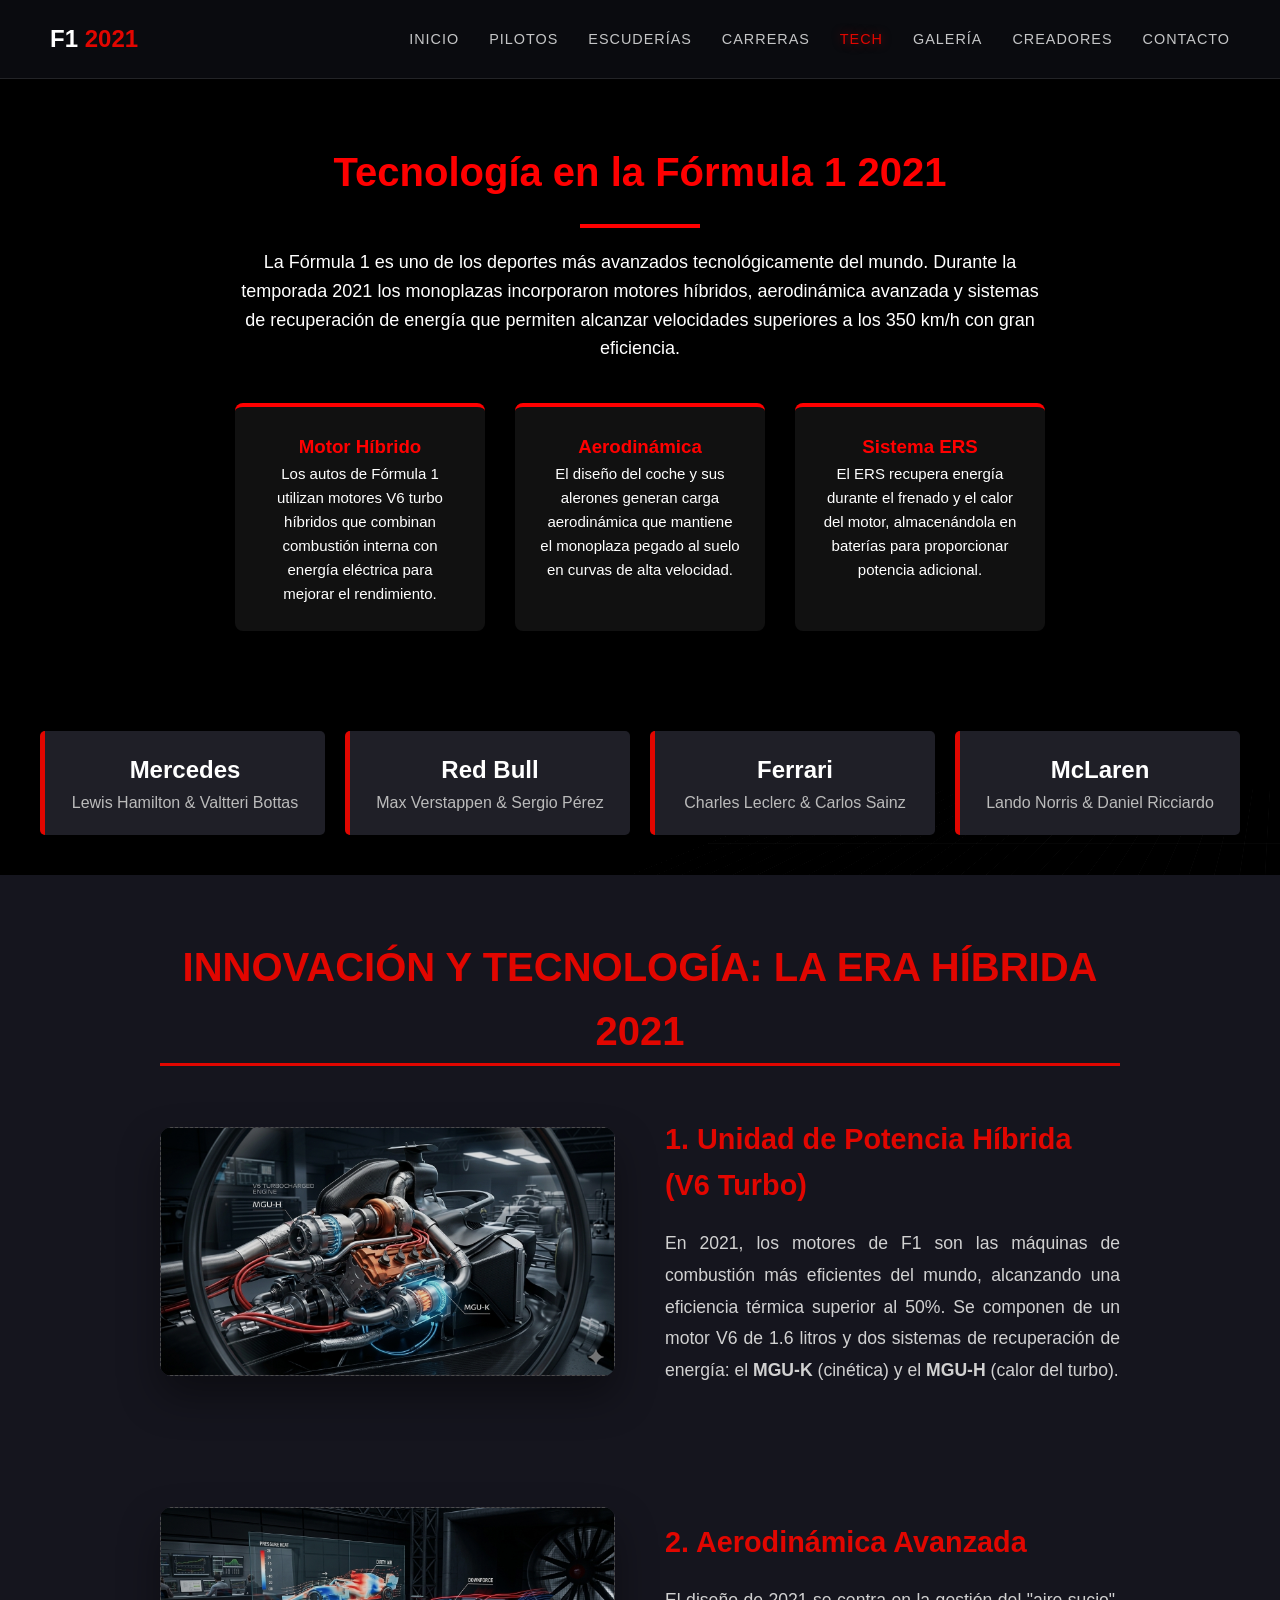
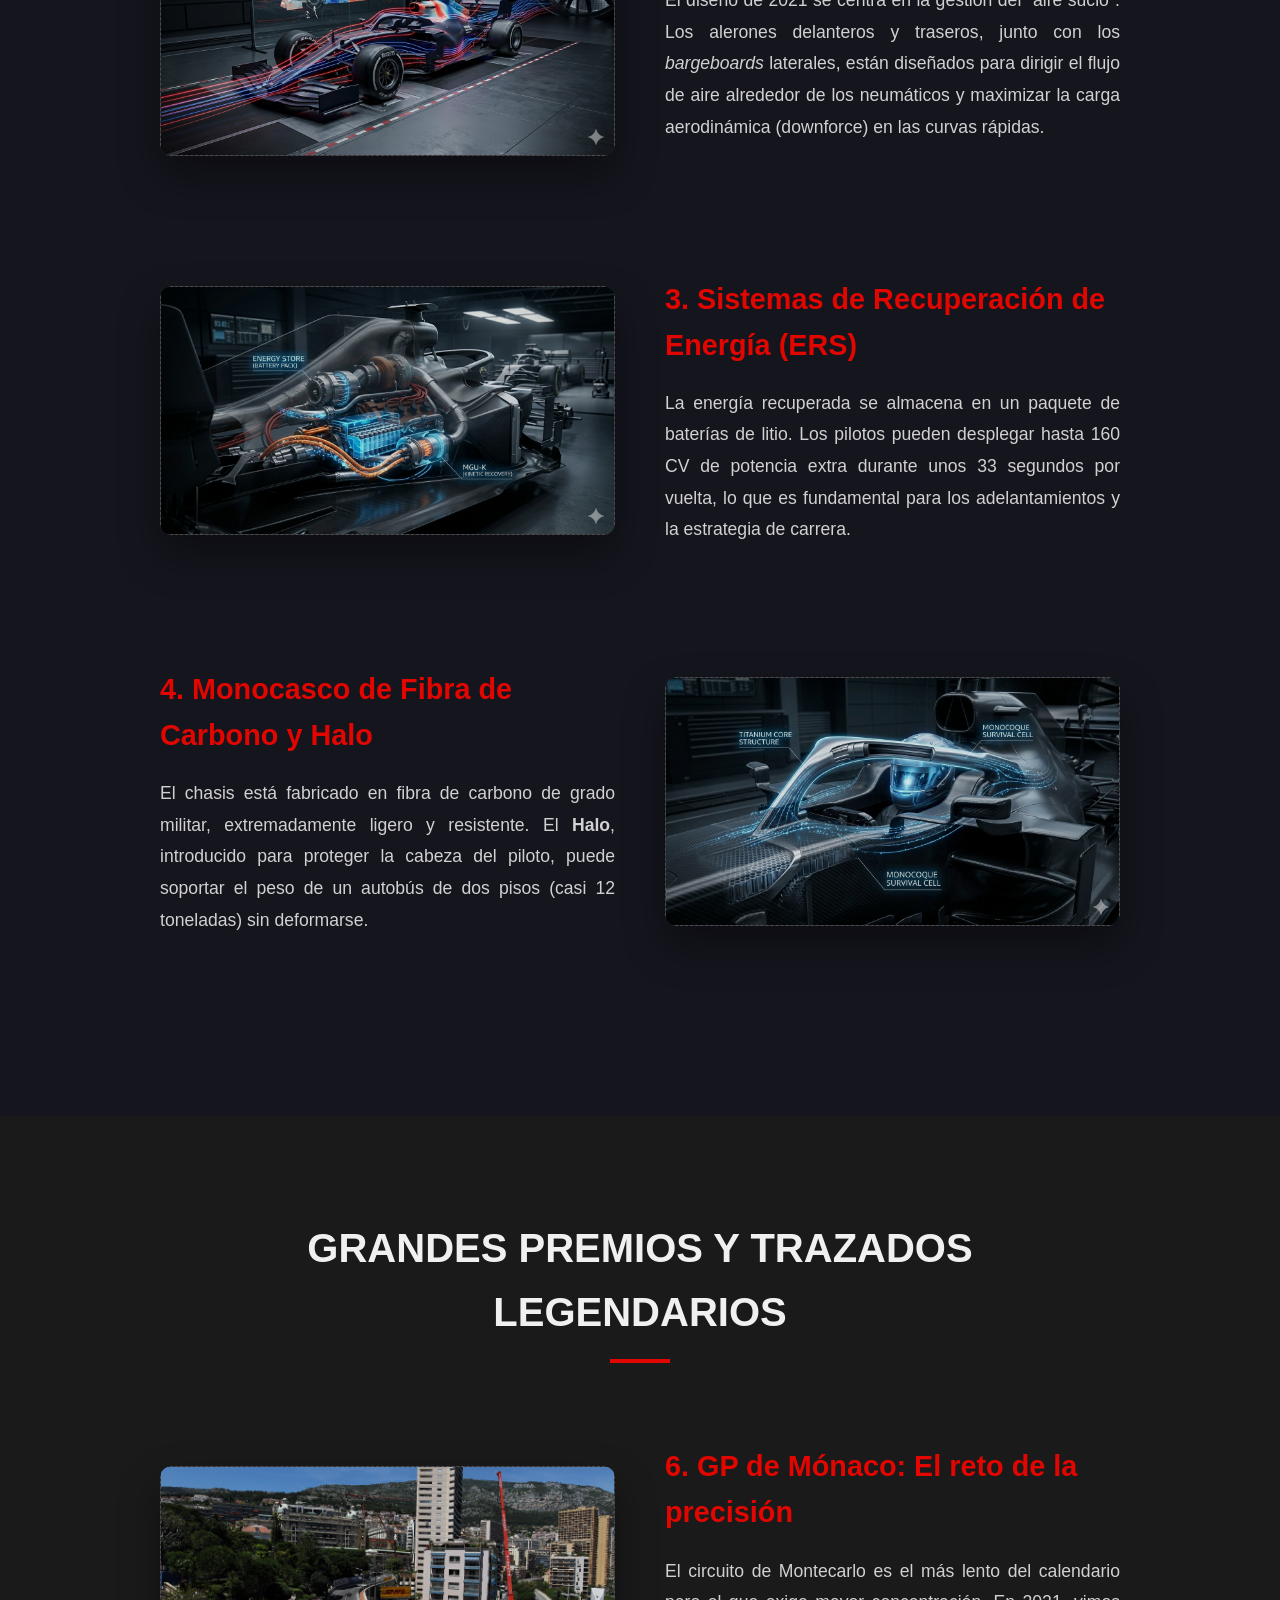
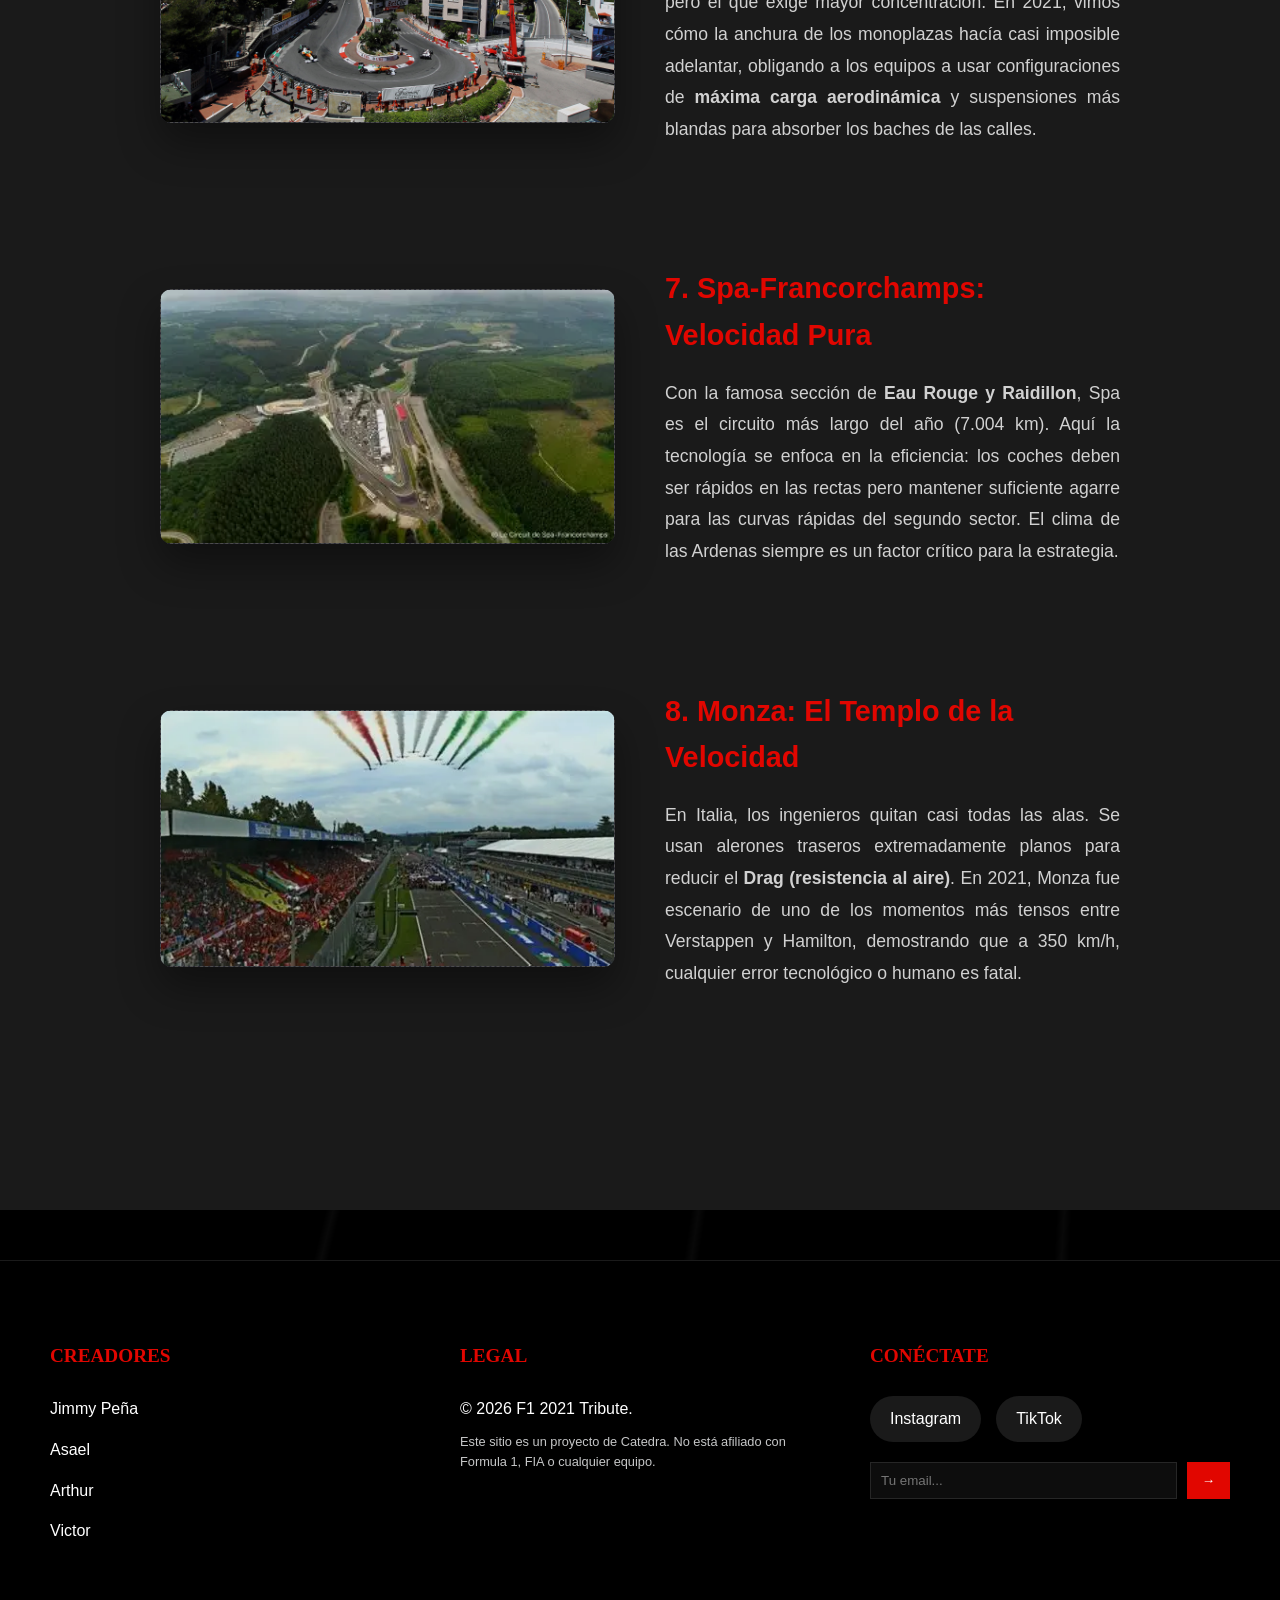
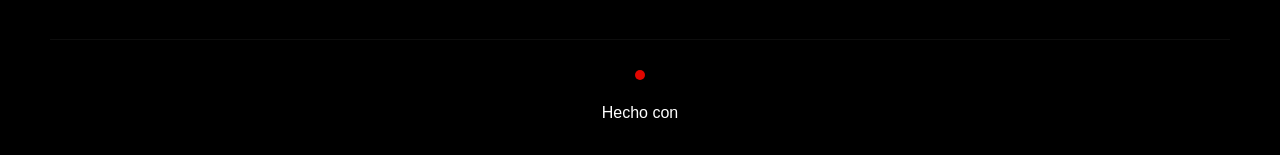
<file: tech.html>
<!DOCTYPE html>
<html lang="es">
<head>
    <meta charset="UTF-8">
    <link rel="icon" href="img/logo.png" type="image/png">
    <meta name="viewport" content="width=device-width, initial-scale=1.0">
    <title>Tecnología - F1 2021</title>
    <link rel="stylesheet" href="styles.css">
    <link rel="stylesheet" href="tech.css">
    <link rel="preconnect" href="https://fonts.googleapis.com">
    <link rel="preconnect" href="https://fonts.gstatic.com" crossorigin>
    <link href="https://fonts.googleapis.com/css2?family=Syncopate:wght@400;700&family=Montserrat:wght@300;400;700&display=swap" rel="stylesheet">
</head>
<body>
    <nav class="main-nav">
        <a href="index.html" class="nav-logo">F1 <span>2021</span></a>
        <div class="menu-toggle">
            <span></span><span></span><span></span>
        </div>
        <ul class="nav-links">
            <li><a href="index.html">Inicio</a></li>
            <li><a href="drivers.html">Pilotos</a></li>
            <li><a href="teams.html">Escuderías</a></li>
            <li><a href="races.html">Carreras</a></li>
            <li><a href="tech.html" class="active">Tech</a></li>
            <li><a href="gallery.html">Galería</a></li>
            <li><a href="creators.html">Creadores</a></li>
            <li><a href="contact.html">Contacto</a></li>
        </ul>
    </nav>
    <div class="bg-grid"></div>
    <div class="bg-particles">
        <span></span><span></span><span></span><span></span><span></span><span></span>
        <section class="seccion1">
            <header>
        <h1>Tecnología en la Fórmula 1 2021</h1>
            </header>
        <div class="linea"></div>

                <p class="info">
                        La Fórmula 1 es uno de los deportes más avanzados tecnológicamente del mundo.
                        Durante la temporada 2021 los monoplazas incorporaron motores híbridos,
                        aerodinámica avanzada y sistemas de recuperación de energía que permiten
                        alcanzar velocidades superiores a los 350 km/h con gran eficiencia.
                </p>

        <div class="contenedor">

            <div class="tarjeta">
                <h3>Motor Híbrido</h3>
                <p>
                    Los autos de Fórmula 1 utilizan motores V6 turbo híbridos que combinan
                    combustión interna con energía eléctrica para mejorar el rendimiento.
                </p>
            </div>

            <div class="tarjeta">
                <h3>Aerodinámica</h3>
                <p>
                    El diseño del coche y sus alerones generan carga aerodinámica que
                    mantiene el monoplaza pegado al suelo en curvas de alta velocidad.
                </p>
            </div>

            <div class="tarjeta">
                <h3>Sistema ERS</h3>
                <p>
                    El ERS recupera energía durante el frenado y el calor del motor,
                    almacenándola en baterías para proporcionar potencia adicional.
                </p>
            </div>

        </div>

    </section>
    <section class="grid-container">
    <div class="card">
        <h2>Mercedes</h2>
        <p>Lewis Hamilton & Valtteri Bottas</p>
    </div>
    <div class="card">
        <h2>Red Bull</h2>
        <p>Max Verstappen & Sergio Pérez</p>
    </div>
    <div class="card">
        <h2>Ferrari</h2>
        <p>Charles Leclerc & Carlos Sainz</p>
    </div>
    <div class="card">
        <h2>McLaren</h2>
        <p>Lando Norris & Daniel Ricciardo</p>
    </div>
    </section>
    <section id="tecnologia-f1">
    <div class="container">
        <h1>Innovación y Tecnología: La Era Híbrida 2021</h1>

        <article class="tech-block">
            <div class="tech-text">
                <h2>1. Unidad de Potencia Híbrida (V6 Turbo)</h2>
                <p>
                    En 2021, los motores de F1 son las máquinas de combustión más eficientes del mundo, alcanzando una eficiencia térmica superior al 50%. 
                    Se componen de un motor V6 de 1.6 litros y dos sistemas de recuperación de energía: el <strong>MGU-K</strong> (cinética) y el <strong>MGU-H</strong> (calor del turbo).
                </p>
            </div>
            <div class="img-placeholder">
                <img src="img/img 1.png" alt="Espacio para imagen: Unidad de Potencia" style="width:100%; border: 1px dashed #555;">
            </div>
        </article>

        <article class="tech-block">
            <div class="img-placeholder">
                <img src="img/img2.png" alt="Espacio para imagen: Túnel de viento" style="width:100%; border: 1px dashed #555;">
            </div>
            <div class="tech-text">
                <h2>2. Aerodinámica Avanzada</h2>
                <p>
                    El diseño de 2021 se centra en la gestión del "aire sucio". Los alerones delanteros y traseros, junto con los <em>bargeboards</em> laterales, 
                    están diseñados para dirigir el flujo de aire alrededor de los neumáticos y maximizar la carga aerodinámica (downforce) en las curvas rápidas.
                </p>
            </div>
        </article>

        <article class="tech-block">
            <div class="tech-text">
                <h2>3. Sistemas de Recuperación de Energía (ERS)</h2>
                <p>
                    La energía recuperada se almacena en un paquete de baterías de litio. Los pilotos pueden desplegar hasta 160 CV de potencia extra 
                    durante unos 33 segundos por vuelta, lo que es fundamental para los adelantamientos y la estrategia de carrera.
                </p>
            </div>
            <div class="img-placeholder">
                <img src="img/img 3.png" alt="Espacio para imagen: Sistema ERS" style="width:100%; border: 1px dashed #555;">
            </div>
        </article>

        <article class="tech-block">
            <div class="tech-text">
                <h2>4. Monocasco de Fibra de Carbono y Halo</h2>
                <p>
                    El chasis está fabricado en fibra de carbono de grado militar, extremadamente ligero y resistente. 
                    El <strong>Halo</strong>, introducido para proteger la cabeza del piloto, puede soportar el peso de un autobús de dos pisos (casi 12 toneladas) sin deformarse.
                </p>
            </div>
            <div class="img-placeholder">
                <img src="img/img 4.png" alt="Espacio para imagen: Seguridad Halo" style="width:100%; border: 1px dashed #555;">
            </div>
        </article>
    </div>
    </section>
    <section id="calendario-f1">
    <div class="container">
        <h1>Grandes Premios y Trazados Legendarios</h1>

        <article class="tech-block">
            <div class="tech-text">
                <h2>6. GP de Mónaco: El reto de la precisión</h2>
                <p>
                    El circuito de Montecarlo es el más lento del calendario pero el que exige mayor concentración. En 2021, vimos cómo la anchura de los monoplazas hacía casi imposible adelantar, obligando a los equipos a usar configuraciones de <strong>máxima carga aerodinámica</strong> y suspensiones más blandas para absorber los baches de las calles.
                </p>
            </div>
            <div class="img-placeholder">
                <img src="img/monaco.jpg" alt="Circuito de Mónaco" style="width:100%; border: 1px dashed #555;">
            </div>
        </article>

        <article class="tech-block">
            <div class="img-placeholder">
                <img src="img/belgica.webp" alt="Circuito de Spa" style="width:100%; border: 1px dashed #555;">
            </div>
            <div class="tech-text">
                <h2>7. Spa-Francorchamps: Velocidad Pura</h2>
                <p>
                    Con la famosa sección de <strong>Eau Rouge y Raidillon</strong>, Spa es el circuito más largo del año (7.004 km). Aquí la tecnología se enfoca en la eficiencia: los coches deben ser rápidos en las rectas pero mantener suficiente agarre para las curvas rápidas del segundo sector. El clima de las Ardenas siempre es un factor crítico para la estrategia.
                </p>
            </div>
        </article>

        <article class="tech-block">
            <div class="tech-text">
                <h2>8. Monza: El Templo de la Velocidad</h2>
                <p>
                    En Italia, los ingenieros quitan casi todas las alas. Se usan alerones traseros extremadamente planos para reducir el <strong>Drag (resistencia al aire)</strong>. En 2021, Monza fue escenario de uno de los momentos más tensos entre Verstappen y Hamilton, demostrando que a 350 km/h, cualquier error tecnológico o humano es fatal.
                </p>
            </div>
            <div class="img-placeholder">
                <img src="img/monza.webp" alt="Alerones bajos en Monza" style="width:100%; border: 1px dashed #555;">
            </div>
        </article>
    </div>
    </section>
    <footer class="main-footer">
        <div class="footer-grid">
            <div class="footer-col">
                <h3>CREADORES</h3>
                <ul class="footer-list">
                    <li><span class="creator-badge">Dev</span> Jimmy Peña</li>
                    <li><span class="creator-badge">Design</span> Asael</li>
                    <li><span class="creator-badge">Content</span> Arthur</li>
                    <li><span class="creator-badge">Creator</span> Victor</li>
                </ul>
            </div>
            <div class="footer-col">
                <h3>LEGAL</h3>
                <p>&copy; 2026 F1 2021 Tribute.</p>
                <p class="disclaimer">Este sitio es un proyecto de Catedra. No está afiliado con Formula 1, FIA o cualquier equipo.</p>
            </div>
            <div class="footer-col">
                <h3>CONÉCTATE</h3>
                <div class="social-links">
                    <a href="#" class="social-link">Instagram</a>
                    <a href="#" class="social-link">TikTok</a>
                </div>
                <div class="newsletter">
                    <input type="email" placeholder="Tu email...">
                    <button>→</button>
                </div>
            </div>
        </div>
        <div class="footer-bar">
            <div class="pulse-dot"></div>
            <p>Hecho con <span style="color: var(--f1-red);">❤</span></p>
        </div>
    </footer>
</body>
</html>
</file>
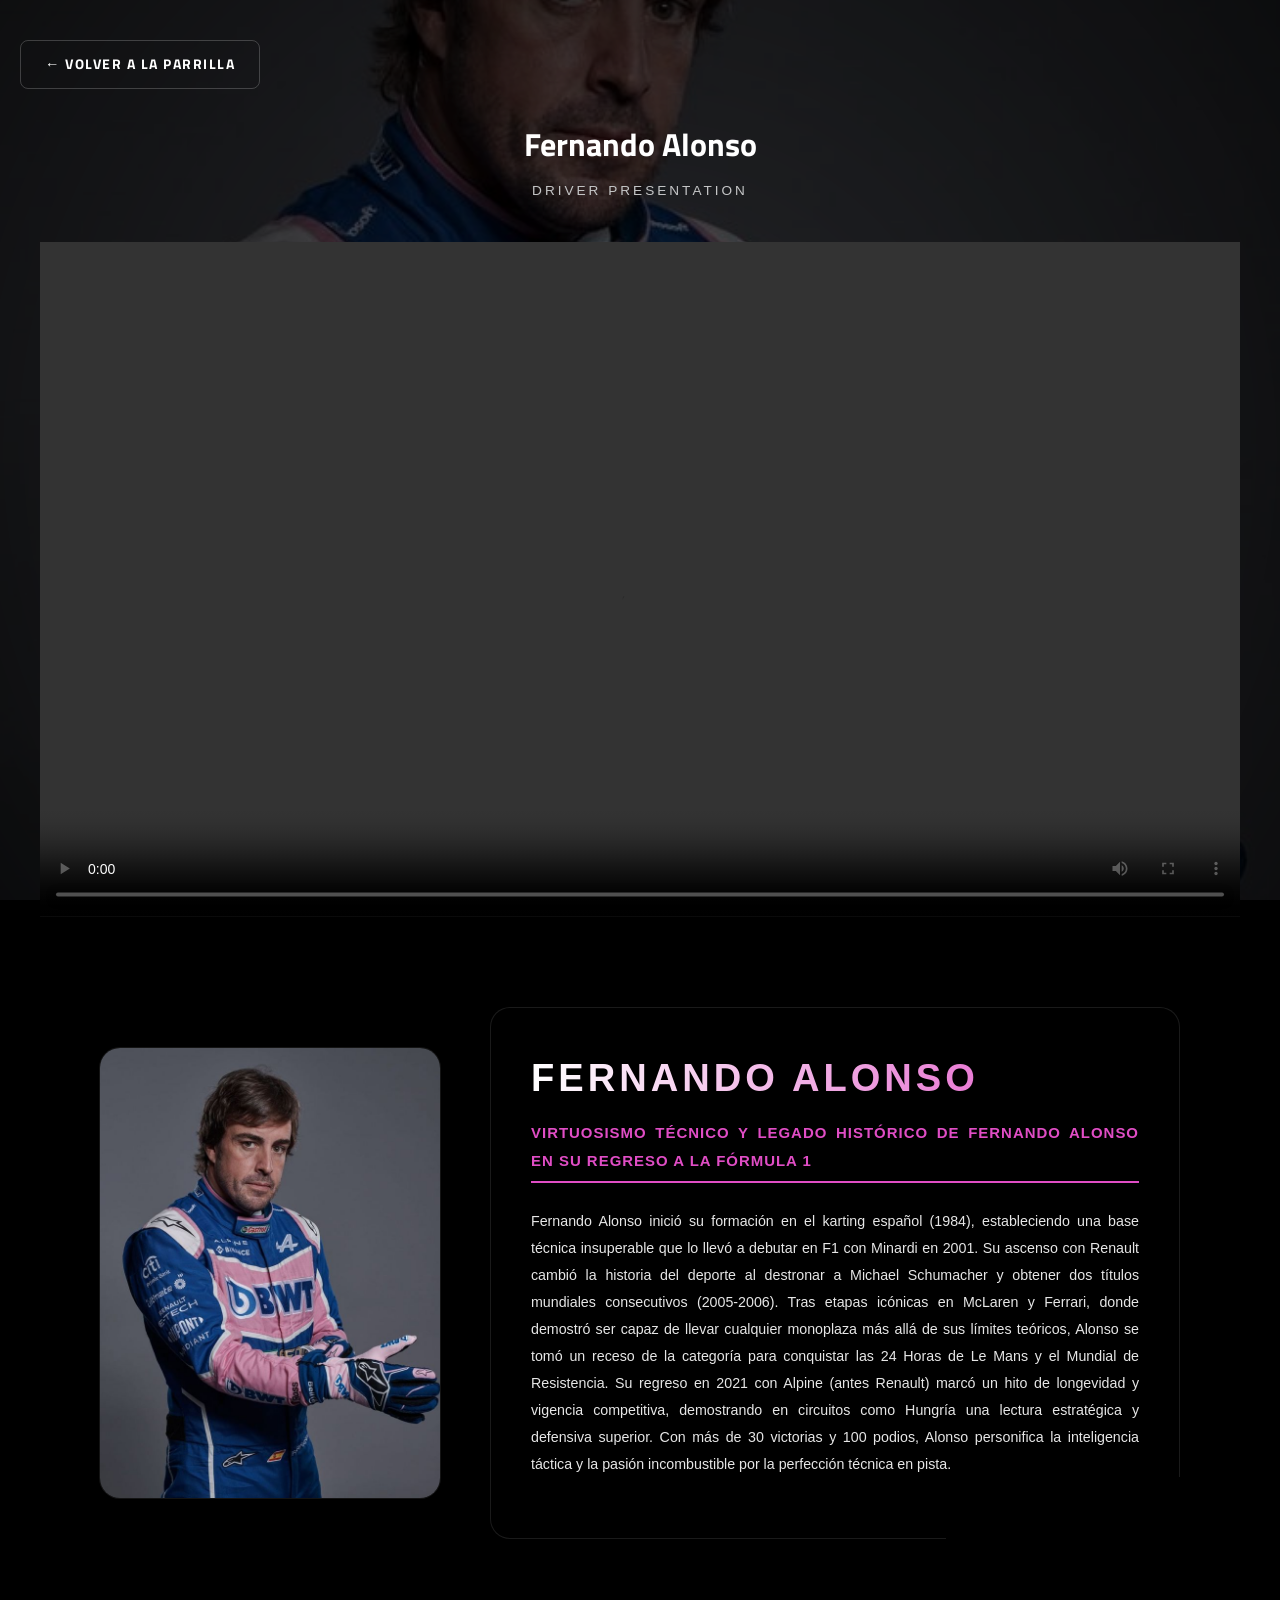
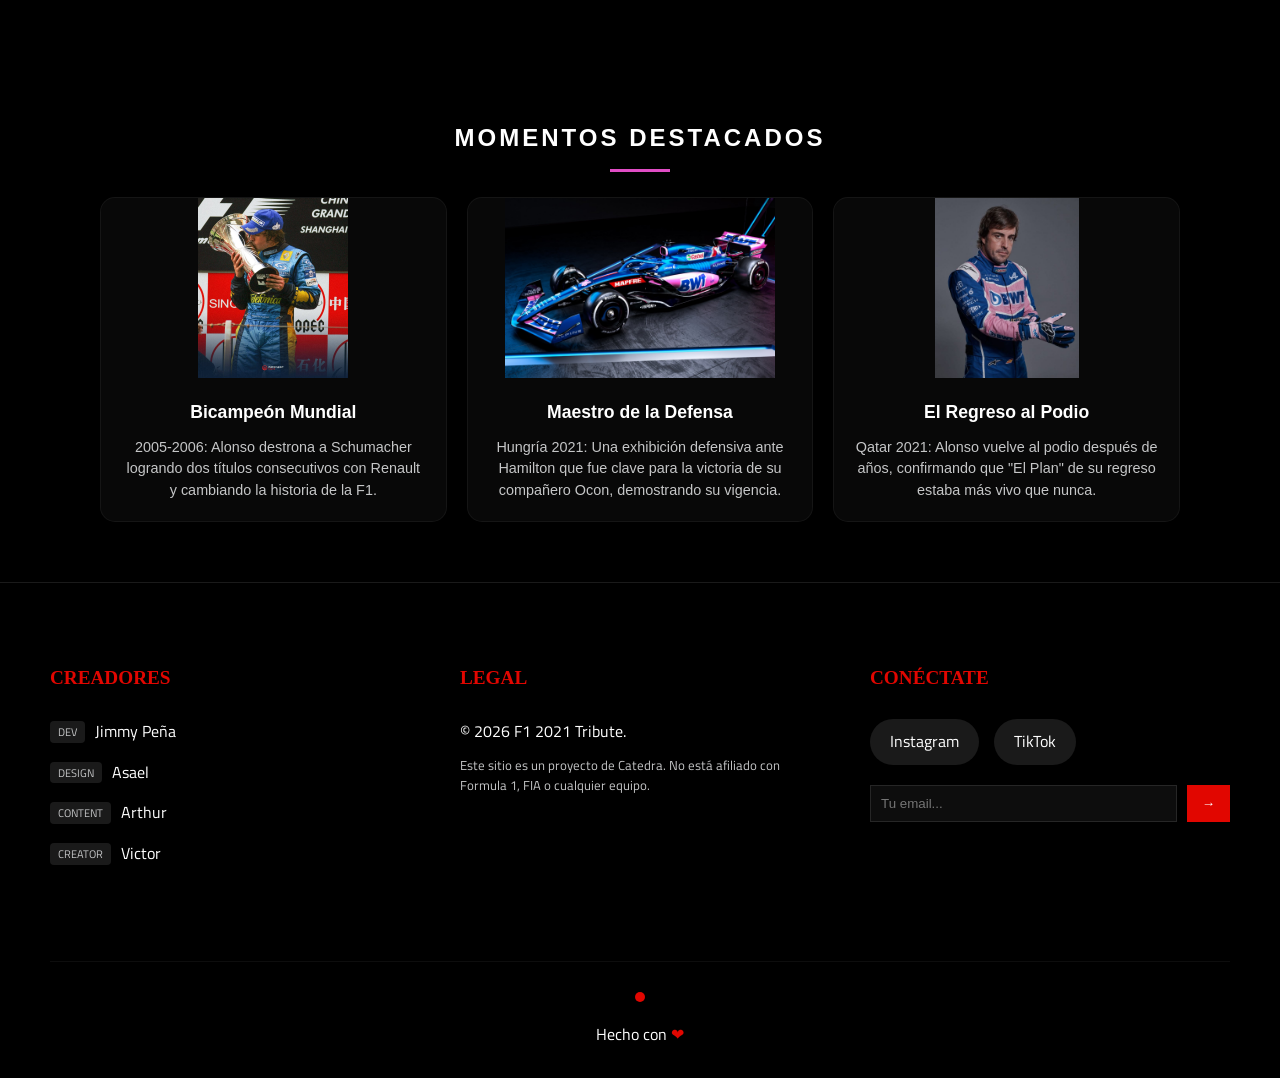
<file: drivers_info/alonso.html>
<!DOCTYPE html>
<html lang="es">
<head>
    <meta charset="UTF-8">
    <meta name="viewport" content="width=device-width, initial-scale=1.0">
    <title>Biografía - Fernando Alonso</title>
    <link rel="preconnect" href="https://fonts.googleapis.com">
    <link rel="preconnect" href="https://fonts.gstatic.com" crossorigin>
    <link href="https://fonts.googleapis.com/css2?family=Titillium+Web:wght@400;600;700&display=swap" rel="stylesheet">
    <link rel="stylesheet" href="../drivers.css">
    <link rel="stylesheet" href="../styles.css">
    <style>
        body { 
            background: #000 !important; 
            margin: 0; 
            padding: 40px 20px 0; 
            color: #fff; 
            font-family: 'Titillium Web', sans-serif; 
            min-height: 100vh;
            display: flex;
            flex-direction: column;
        }
        .container {
            position: relative;
            z-index: 2;
            flex: 1;
            display: flex;
            flex-direction: column;
        }
        .main-footer {
            margin-left: -20px;
            margin-right: -20px;
            margin-top: auto;
        }
        .moments-grid {
            display: grid;
            grid-template-columns: repeat(3, 1fr) !important;
            gap: 20px;
        }
        .moment-card {
            min-width: 0 !important;
        }
        .moment-img-wrapper {
            height: 180px !important;
        }
        .driver-page { display: block !important; opacity: 1 !important; visibility: visible !important; position: relative; transform: none !important; max-width: 1200px; margin: 0 auto 30px; background: transparent !important; }
        .back-btn-link { text-decoration: none; display: inline-block; width: fit-content; margin-bottom: 30px; color: #fff; border: 1px solid rgba(255,255,255,0.2); padding: 12px 24px; border-radius: 8px; transition: 0.3s; font-weight: 700; text-transform: uppercase; letter-spacing: 1.5px; font-size: 0.9rem; }
        .back-btn-link:hover { background: var(--f1-red); border-color: var(--f1-red); box-shadow: 0 0 20px var(--f1-red); }

        /* Estilos para la imagen de fondo exclusiva */
        .driver-bg-image {
            position: fixed;
            top: 0;
            left: 0;
            width: 100%;
            height: 100%;
            z-index: 0;
            object-fit: cover;
            opacity: 0.6;
            filter: brightness(70%);
        }

        .driver-bg-overlay {
            position: fixed;
            top: 0;
            left: 0;
            width: 100%;
            height: 100%;
            z-index: 1;
            background: radial-gradient(circle at center, transparent 0%, rgba(0,0,0,0.6) 100%);
            pointer-events: none;
        }
    </style>
</head>
<body class="team-rosado-azul">
    <!-- Imagen de fondo exclusiva para Fernando Alonso -->
    <img src="../img/pilotos-portada/alonso.png" class="driver-bg-image" alt="Background">
    <div class="driver-bg-overlay"></div>

    <div class="container">
        <a href="../drivers.html" class="back-btn-link">← Volver a la Parrilla</a>
        <div class="driver-page team-rosado-azul">
            <div class="driver-presenter">
                <h1 class="driver-presenter-name">Fernando Alonso</h1>
                <p class="driver-presenter-role">DRIVER PRESENTATION</p>
            </div>
            <div class="video-box">
                <video controls loop><source src="../vid/alosnso-presetancion.mp4" type="video/mp4"></video>
            </div>
            <div class="driver-extra-info">
                <div class="driver-extra-container">
                    <div class="driver-extra-img">
                        <img src="../img/pilotos-portada/alonso.png">
                    </div>
                    <div class="driver-extra-text">
                        <h2>Fernando Alonso</h2>
                        <p>Virtuosismo Técnico y Legado Histórico de Fernando Alonso en su Regreso a la Fórmula 1</p>
                        <p>Fernando Alonso inició su formación en el karting español (1984), estableciendo una base técnica insuperable que lo llevó a debutar en F1 con Minardi en 2001. Su ascenso con Renault cambió la historia del deporte al destronar a Michael Schumacher y obtener dos títulos mundiales consecutivos (2005-2006). Tras etapas icónicas en McLaren y Ferrari, donde demostró ser capaz de llevar cualquier monoplaza más allá de sus límites teóricos, Alonso se tomó un receso de la categoría para conquistar las 24 Horas de Le Mans y el Mundial de Resistencia. Su regreso en 2021 con Alpine (antes Renault) marcó un hito de longevidad y vigencia competitiva, demostrando en circuitos como Hungría una lectura estratégica y defensiva superior. Con más de 30 victorias y 100 podios, Alonso personifica la inteligencia táctica y la pasión incombustible por la perfección técnica en pista.</p>
                    </div>
                </div>
            </div>
        </div>

        <!-- Sección de Momentos Destacados -->
        <div class="driver-moments">
            <h3>MOMENTOS DESTACADOS</h3>
            <div class="moments-grid">
                <div class="moment-card">
                    <div class="moment-img-wrapper">
                        <img src="../img/galaria/alonso.cameon.png" alt="Bicampeón">
                    </div>
                    <div class="moment-info">
                        <h4>Bicampeón Mundial</h4>
                        <p>2005-2006: Alonso destrona a Schumacher logrando dos títulos consecutivos con Renault y cambiando la historia de la F1.</p>
                    </div>
                </div>
                <div class="moment-card">
                    <div class="moment-img-wrapper">
                        <img src="../img/galaria/alonso2021.png" alt="Defensa Hungría">
                    </div>
                    <div class="moment-info">
                        <h4>Maestro de la Defensa</h4>
                        <p>Hungría 2021: Una exhibición defensiva ante Hamilton que fue clave para la victoria de su compañero Ocon, demostrando su vigencia.</p>
                    </div>
                </div>
                <div class="moment-card">
                    <div class="moment-img-wrapper">
                        <img src="../img/pilotos-portada/alonso.png" alt="Podio Qatar">
                    </div>
                    <div class="moment-info">
                        <h4>El Regreso al Podio</h4>
                        <p>Qatar 2021: Alonso vuelve al podio después de años, confirmando que "El Plan" de su regreso estaba más vivo que nunca.</p>
                    </div>
                </div>
            </div>
        </div>
        <footer class="main-footer">
            <div class="footer-grid">
                <div class="footer-col">
                    <h3>CREADORES</h3>
                    <ul class="footer-list">
                        <li><span class="creator-badge">Dev</span> Jimmy Peña</li>
                        <li><span class="creator-badge">Design</span> Asael</li>
                        <li><span class="creator-badge">Content</span> Arthur</li>
                        <li><span class="creator-badge">Creator</span> Victor</li>
                    </ul>
                </div>
                <div class="footer-col">
                    <h3>LEGAL</h3>
                    <p>&copy; 2026 F1 2021 Tribute.</p>
                    <p class="disclaimer">Este sitio es un proyecto de Catedra. No está afiliado con Formula 1, FIA o cualquier equipo.</p>
                </div>
                <div class="footer-col">
                    <h3>CONÉCTATE</h3>
                    <div class="social-links">
                        <a href="#" class="social-link">Instagram</a>
                        <a href="#" class="social-link">TikTok</a>
                    </div>
                    <div class="newsletter">
                        <input type="email" placeholder="Tu email...">
                        <button>→</button>
                    </div>
                </div>
            </div>
            <div class="footer-bar">
                <div class="pulse-dot"></div>
                <p>Hecho con <span style="color: var(--f1-red);">❤</span></p>
            </div>
        </footer>
    </div>
</body>
</html>
</file>
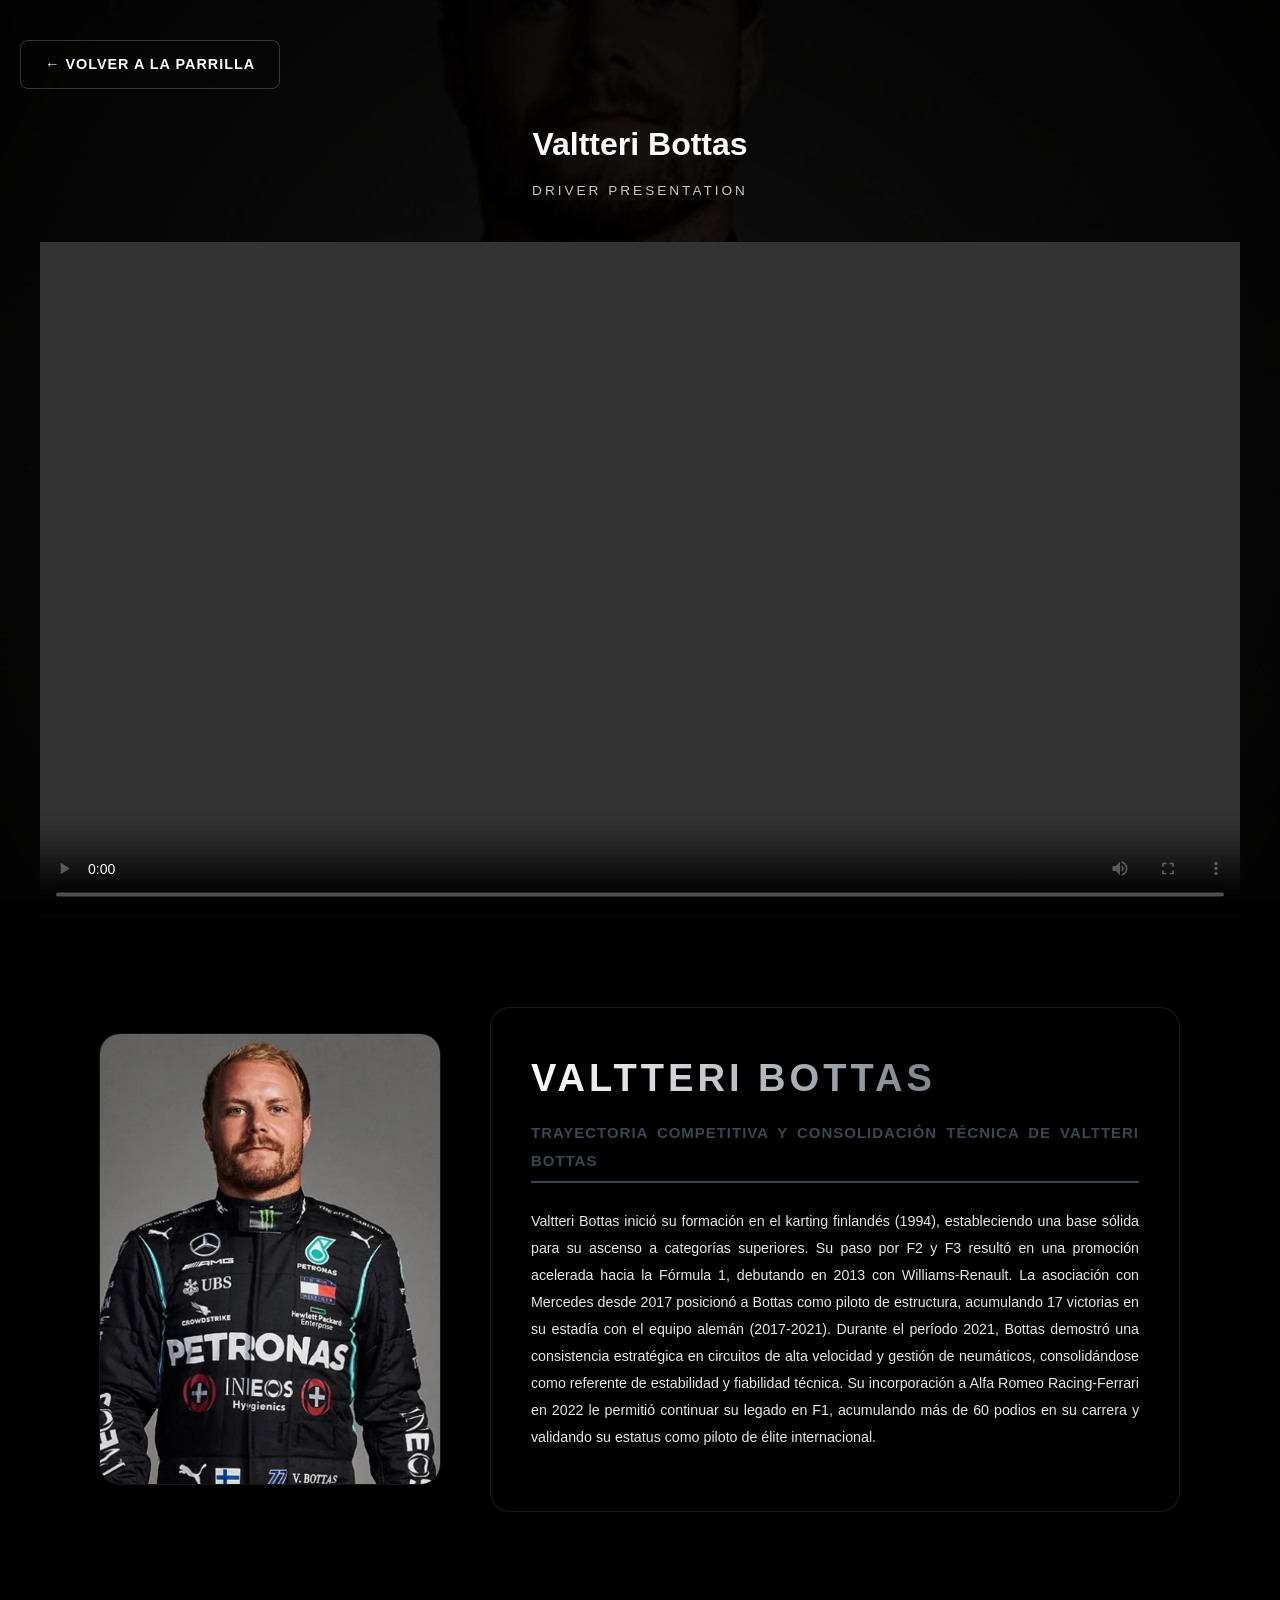
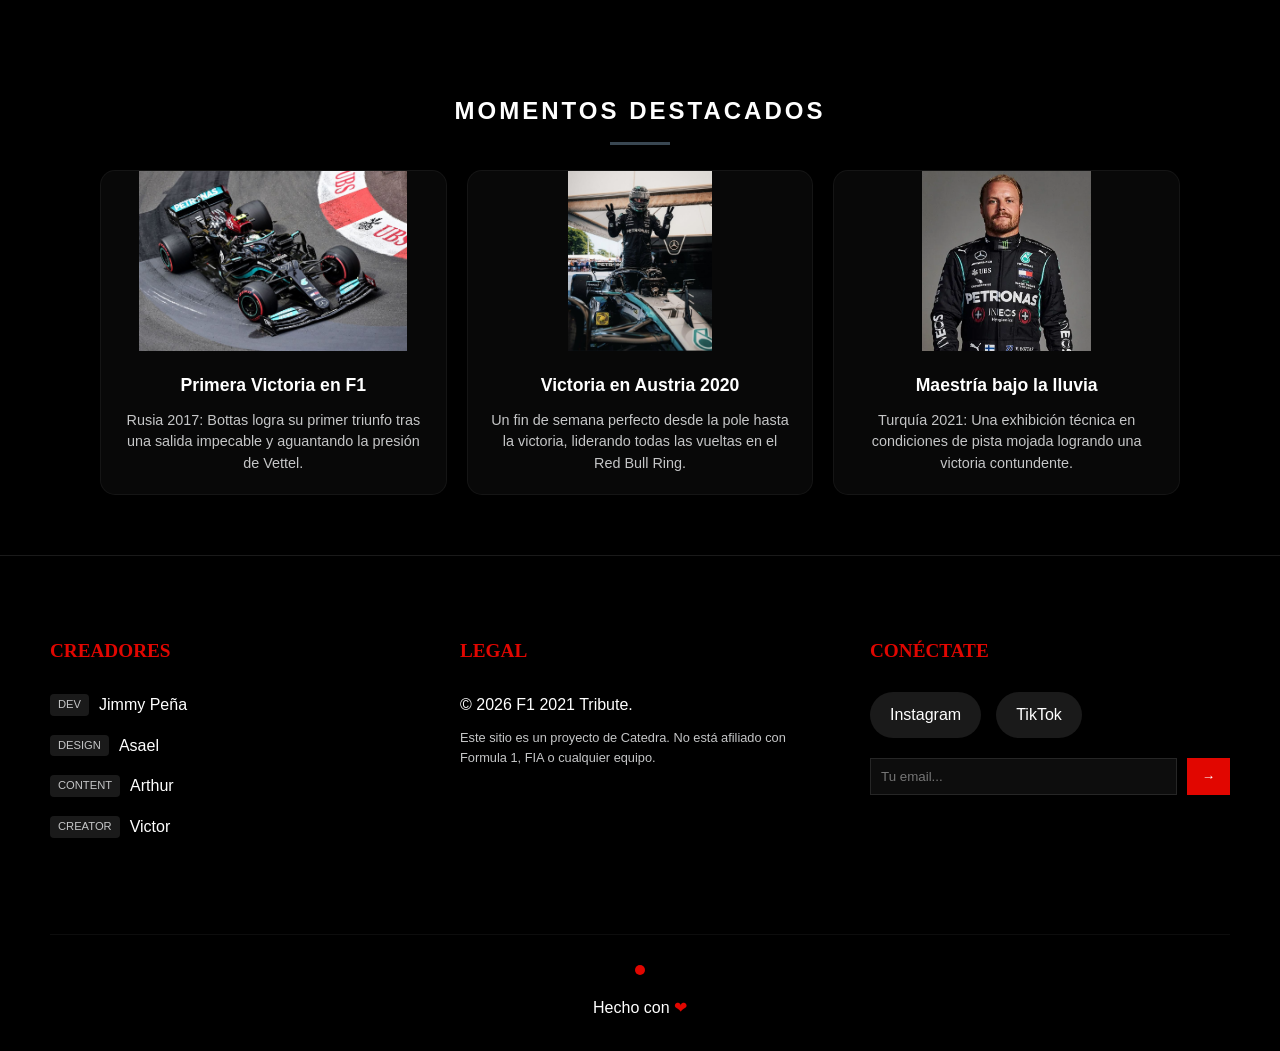
<file: drivers_info/bottas.html>
<!DOCTYPE html>
<html lang="es">
<head>
    <meta charset="UTF-8">
    <meta name="viewport" content="width=device-width, initial-scale=1.0">
    <title>Biografía - Valtteri Bottas</title>
    <link rel="stylesheet" href="../drivers.css">
    <link rel="stylesheet" href="../styles.css">
    <style>
        body { 
            background: #000 !important; 
            margin: 0; 
            padding: 40px 20px 0; 
            color: #fff; 
            font-family: 'Titillium Web', sans-serif; 
            min-height: 100vh;
            display: flex;
            flex-direction: column;
        }
        .container {
            position: relative;
            z-index: 2;
            flex: 1;
            display: flex;
            flex-direction: column;
        }
        .main-footer {
            margin-left: -20px;
            margin-right: -20px;
            margin-top: auto;
        }
        .moments-grid {
            display: grid;
            grid-template-columns: repeat(3, 1fr) !important;
            gap: 20px;
        }
        .moment-card {
            min-width: 0 !important;
        }
        .moment-img-wrapper {
            height: 180px !important;
        }
        .driver-page { display: block !important; opacity: 1 !important; visibility: visible !important; position: relative; transform: none !important; max-width: 1200px; margin: 0 auto 30px; background: transparent !important; }
        .back-btn-link { text-decoration: none; display: inline-block; width: fit-content; margin-bottom: 30px; color: #fff; border: 1px solid rgba(255,255,255,0.2); padding: 12px 24px; border-radius: 8px; transition: 0.3s; font-weight: 600; text-transform: uppercase; letter-spacing: 1px; font-size: 0.9rem; }
        .back-btn-link:hover { background: var(--f1-red); border-color: var(--f1-red); box-shadow: 0 0 20px var(--f1-red); }
    </style>
</head>
<body class="team-blue">
    <!-- Imagen de fondo que cubre toda la pantalla -->
    <img src="../img/pilotos-portada/bottas.png" class="driver-bg-image" alt="Background">
    <div class="driver-bg-overlay"></div>

    <div class="container">
        <a href="../drivers.html" class="back-btn-link">← Volver a la Parrilla</a>
        <div class="driver-page team-blue">
            <div class="driver-presenter">
                <h1 class="driver-presenter-name">Valtteri Bottas</h1>
                <p class="driver-presenter-role">DRIVER PRESENTATION</p>
            </div>
            <div class="video-box">
                <video controls loop><source src="../vid/bottas-1.mp4" type="video/mp4"></video>
            </div>
            <div class="driver-extra-info">
                <div class="driver-extra-container">
                    <div class="driver-extra-img">
                        <img src="../img/pilotos-portada/bottas.png">
                    </div>
                    <div class="driver-extra-text">
                        <h2>Valtteri Bottas</h2>
                        <p>Trayectoria Competitiva y Consolidación Técnica de Valtteri Bottas</p>
                        <p>Valtteri Bottas inició su formación en el karting finlandés (1994), estableciendo una base sólida para su ascenso a categorías superiores. Su paso por F2 y F3 resultó en una promoción acelerada hacia la Fórmula 1, debutando en 2013 con Williams-Renault. La asociación con Mercedes desde 2017 posicionó a Bottas como piloto de estructura, acumulando 17 victorias en su estadía con el equipo alemán (2017-2021). Durante el período 2021, Bottas demostró una consistencia estratégica en circuitos de alta velocidad y gestión de neumáticos, consolidándose como referente de estabilidad y fiabilidad técnica. Su incorporación a Alfa Romeo Racing-Ferrari en 2022 le permitió continuar su legado en F1, acumulando más de 60 podios en su carrera y validando su estatus como piloto de élite internacional.</p>
                    </div>
                </div>
            </div>
        </div>

        <!-- Sección de Momentos Destacados -->
        <div class="driver-moments">
            <h3>MOMENTOS DESTACADOS</h3>
            <div class="moments-grid">
                <div class="moment-card">
                    <div class="moment-img-wrapper">
                        <img src="../img/galaria/autos/mercedes-2a.png" alt="Primera Victoria">
                    </div>
                    <div class="moment-info">
                        <h4>Primera Victoria en F1</h4>
                        <p>Rusia 2017: Bottas logra su primer triunfo tras una salida impecable y aguantando la presión de Vettel.</p>
                    </div>
                </div>
                <div class="moment-card">
                    <div class="moment-img-wrapper">
                        <img src="../img/pilotos-portada/campeon-2020.png" alt="Dominio en Austria">
                    </div>
                    <div class="moment-info">
                        <h4>Victoria en Austria 2020</h4>
                        <p>Un fin de semana perfecto desde la pole hasta la victoria, liderando todas las vueltas en el Red Bull Ring.</p>
                    </div>
                </div>
                <div class="moment-card">
                    <div class="moment-img-wrapper">
                        <img src="../img/pilotos-portada/bottas.png" alt="Turquía 2021">
                    </div>
                    <div class="moment-info">
                        <h4>Maestría bajo la lluvia</h4>
                        <p>Turquía 2021: Una exhibición técnica en condiciones de pista mojada logrando una victoria contundente.</p>
                    </div>
                </div>
            </div>
        </div>
        <footer class="main-footer">
            <div class="footer-grid">
                <div class="footer-col">
                    <h3>CREADORES</h3>
                    <ul class="footer-list">
                        <li><span class="creator-badge">Dev</span> Jimmy Peña</li>
                        <li><span class="creator-badge">Design</span> Asael</li>
                        <li><span class="creator-badge">Content</span> Arthur</li>
                        <li><span class="creator-badge">Creator</span> Victor</li>
                    </ul>
                </div>
                <div class="footer-col">
                    <h3>LEGAL</h3>
                    <p>&copy; 2026 F1 2021 Tribute.</p>
                    <p class="disclaimer">Este sitio es un proyecto de Catedra. No está afiliado con Formula 1, FIA o cualquier equipo.</p>
                </div>
                <div class="footer-col">
                    <h3>CONÉCTATE</h3>
                    <div class="social-links">
                        <a href="#" class="social-link">Instagram</a>
                        <a href="#" class="social-link">TikTok</a>
                    </div>
                    <div class="newsletter">
                        <input type="email" placeholder="Tu email...">
                        <button>→</button>
                    </div>
                </div>
            </div>
            <div class="footer-bar">
                <div class="pulse-dot"></div>
                <p>Hecho con <span style="color: var(--f1-red);">❤</span></p>
            </div>
        </footer>
    </div>
</body>
</html>
</file>
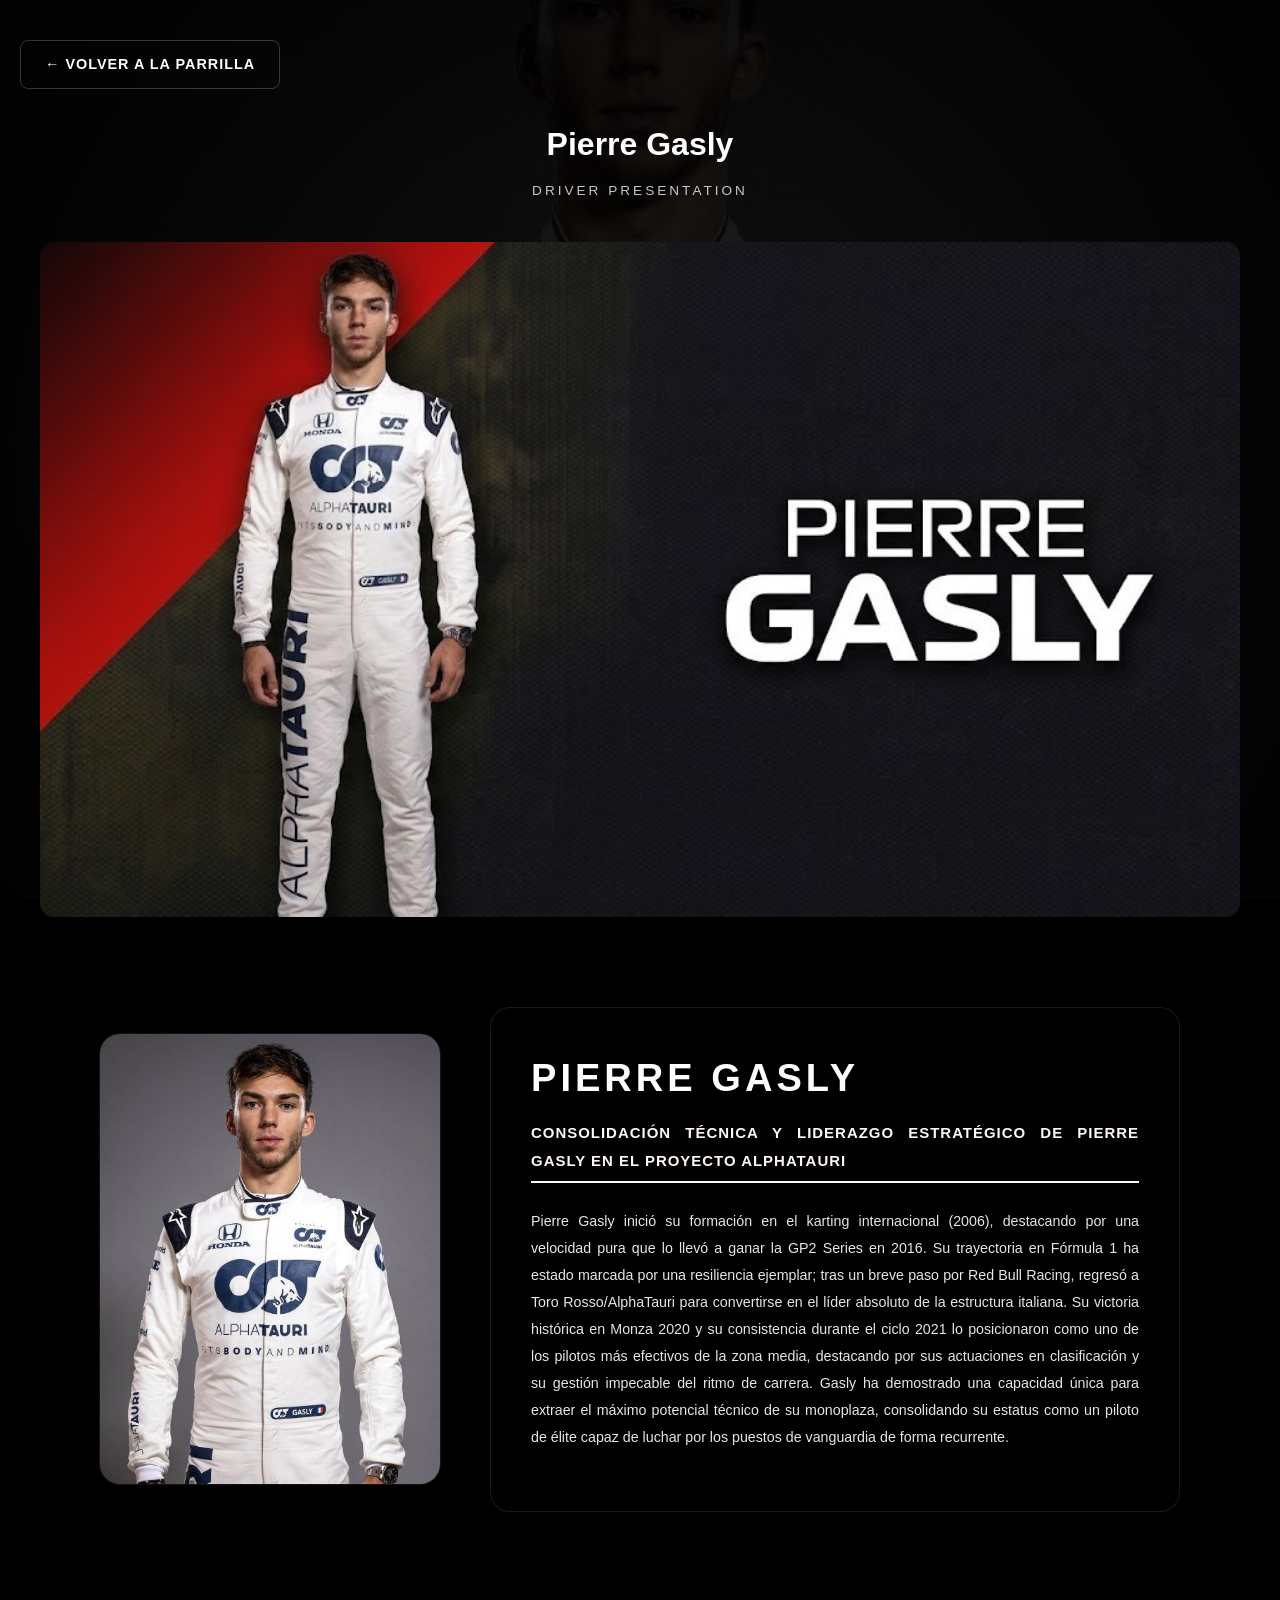
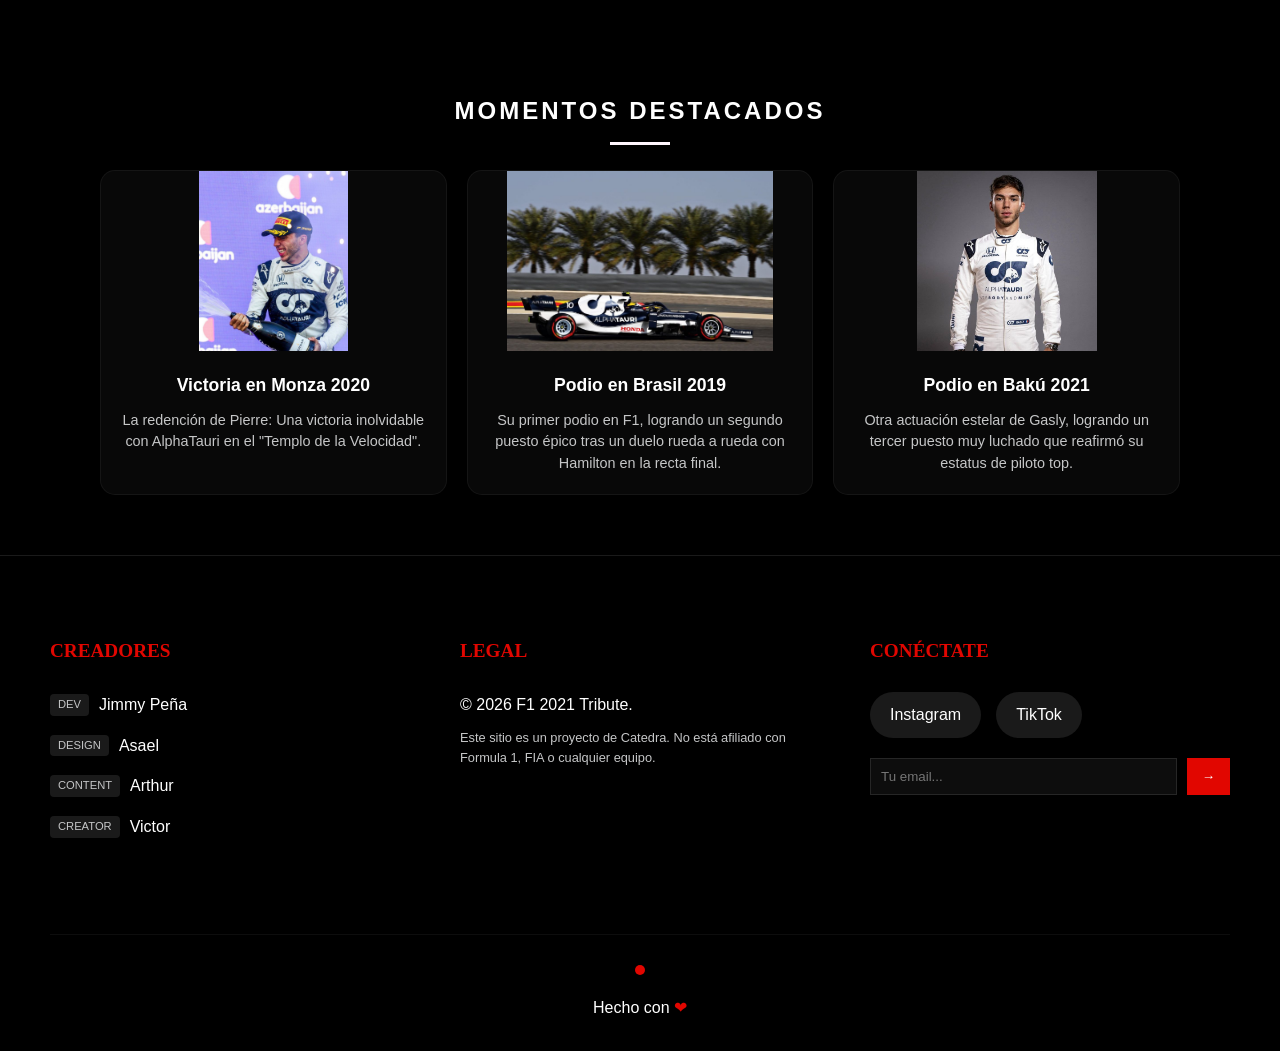
<file: drivers_info/gasly.html>
<!DOCTYPE html>
<html lang="es">
<head>
    <meta charset="UTF-8">
    <meta name="viewport" content="width=device-width, initial-scale=1.0">
    <title>Biografía - Pierre Gasly</title>
    <link rel="stylesheet" href="../drivers.css">
    <link rel="stylesheet" href="../styles.css">
    <style>
        body { 
            background: #000 !important; 
            margin: 0; 
            padding: 40px 20px 0; 
            color: #fff; 
            font-family: 'Titillium Web', sans-serif; 
            min-height: 100vh;
            display: flex;
            flex-direction: column;
        }
        .container {
            position: relative;
            z-index: 2;
            flex: 1;
            display: flex;
            flex-direction: column;
        }
        .main-footer {
            margin-left: -20px;
            margin-right: -20px;
            margin-top: auto;
        }
        .moments-grid {
            display: grid;
            grid-template-columns: repeat(3, 1fr) !important;
            gap: 20px;
        }
        .moment-card {
            min-width: 0 !important;
        }
        .moment-img-wrapper {
            height: 180px !important;
        }
        .driver-page { display: block !important; opacity: 1 !important; visibility: visible !important; position: relative; transform: none !important; max-width: 1200px; margin: 0 auto 30px; background: transparent !important; }
        .back-btn-link { text-decoration: none; display: inline-block; width: fit-content; margin-bottom: 30px; color: #fff; border: 1px solid rgba(255,255,255,0.2); padding: 12px 24px; border-radius: 8px; transition: 0.3s; font-weight: 600; text-transform: uppercase; letter-spacing: 1px; font-size: 0.9rem; }
        .back-btn-link:hover { background: var(--f1-red); border-color: var(--f1-red); box-shadow: 0 0 20px var(--f1-red); }
    </style>
</head>
<body class="team-blanco">
    <!-- Imagen de fondo que cubre toda la pantalla -->
    <img src="../img/pilotos-portada/gasly.png" class="driver-bg-image" alt="Background">
    <div class="driver-bg-overlay"></div>

    <div class="container">
        <a href="../drivers.html" class="back-btn-link">← Volver a la Parrilla</a>
        <div class="driver-page team-blanco">
            <div class="driver-presenter">
                <h1 class="driver-presenter-name">Pierre Gasly</h1>
                <p class="driver-presenter-role">DRIVER PRESENTATION</p>
            </div>
            <div class="video-box">
                <img src="../img/galaria/pierre-gasly.png" alt="Pierre Gasly Presentation">
            </div>
            <div class="driver-extra-info">
                <div class="driver-extra-container">
                    <div class="driver-extra-img">
                        <img src="../img/pilotos-portada/gasly.png">
                    </div>
                    <div class="driver-extra-text">
                        <h2>Pierre Gasly</h2>
                        <p>Consolidación Técnica y Liderazgo Estratégico de Pierre Gasly en el Proyecto AlphaTauri</p>
                        <p>Pierre Gasly inició su formación en el karting internacional (2006), destacando por una velocidad pura que lo llevó a ganar la GP2 Series en 2016. Su trayectoria en Fórmula 1 ha estado marcada por una resiliencia ejemplar; tras un breve paso por Red Bull Racing, regresó a Toro Rosso/AlphaTauri para convertirse en el líder absoluto de la estructura italiana. Su victoria histórica en Monza 2020 y su consistencia durante el ciclo 2021 lo posicionaron como uno de los pilotos más efectivos de la zona media, destacando por sus actuaciones en clasificación y su gestión impecable del ritmo de carrera. Gasly ha demostrado una capacidad única para extraer el máximo potencial técnico de su monoplaza, consolidando su estatus como un piloto de élite capaz de luchar por los puestos de vanguardia de forma recurrente.</p>
                    </div>
                </div>
            </div>
        </div>

        <!-- Sección de Momentos Destacados -->
        <div class="driver-moments">
            <h3>MOMENTOS DESTACADOS</h3>
            <div class="moments-grid">
                <div class="moment-card">
                    <div class="moment-img-wrapper">
                        <img src="../img/galaria/pilotos.fondo/piery.png" alt="Victoria Monza">
                    </div>
                    <div class="moment-info">
                        <h4>Victoria en Monza 2020</h4>
                        <p>La redención de Pierre: Una victoria inolvidable con AlphaTauri en el "Templo de la Velocidad".</p>
                    </div>
                </div>
                <div class="moment-card">
                    <div class="moment-img-wrapper">
                        <img src="../img/galaria/autos/blnco-auto.png" alt="Podio Brasil">
                    </div>
                    <div class="moment-info">
                        <h4>Podio en Brasil 2019</h4>
                        <p>Su primer podio en F1, logrando un segundo puesto épico tras un duelo rueda a rueda con Hamilton en la recta final.</p>
                    </div>
                </div>
                <div class="moment-card">
                    <div class="moment-img-wrapper">
                        <img src="../img/pilotos-portada/gasly.png" alt="Podio Bakú">
                    </div>
                    <div class="moment-info">
                        <h4>Podio en Bakú 2021</h4>
                        <p>Otra actuación estelar de Gasly, logrando un tercer puesto muy luchado que reafirmó su estatus de piloto top.</p>
                    </div>
                </div>
            </div>
        </div>
        <footer class="main-footer">
            <div class="footer-grid">
                <div class="footer-col">
                    <h3>CREADORES</h3>
                    <ul class="footer-list">
                        <li><span class="creator-badge">Dev</span> Jimmy Peña</li>
                        <li><span class="creator-badge">Design</span> Asael</li>
                        <li><span class="creator-badge">Content</span> Arthur</li>
                        <li><span class="creator-badge">Creator</span> Victor</li>
                    </ul>
                </div>
                <div class="footer-col">
                    <h3>LEGAL</h3>
                    <p>&copy; 2026 F1 2021 Tribute.</p>
                    <p class="disclaimer">Este sitio es un proyecto de Catedra. No está afiliado con Formula 1, FIA o cualquier equipo.</p>
                </div>
                <div class="footer-col">
                    <h3>CONÉCTATE</h3>
                    <div class="social-links">
                        <a href="#" class="social-link">Instagram</a>
                        <a href="#" class="social-link">TikTok</a>
                    </div>
                    <div class="newsletter">
                        <input type="email" placeholder="Tu email...">
                        <button>→</button>
                    </div>
                </div>
            </div>
            <div class="footer-bar">
                <div class="pulse-dot"></div>
                <p>Hecho con <span style="color: var(--f1-red);">❤</span></p>
            </div>
        </footer>
    </div>
</body>
</html>
</file>
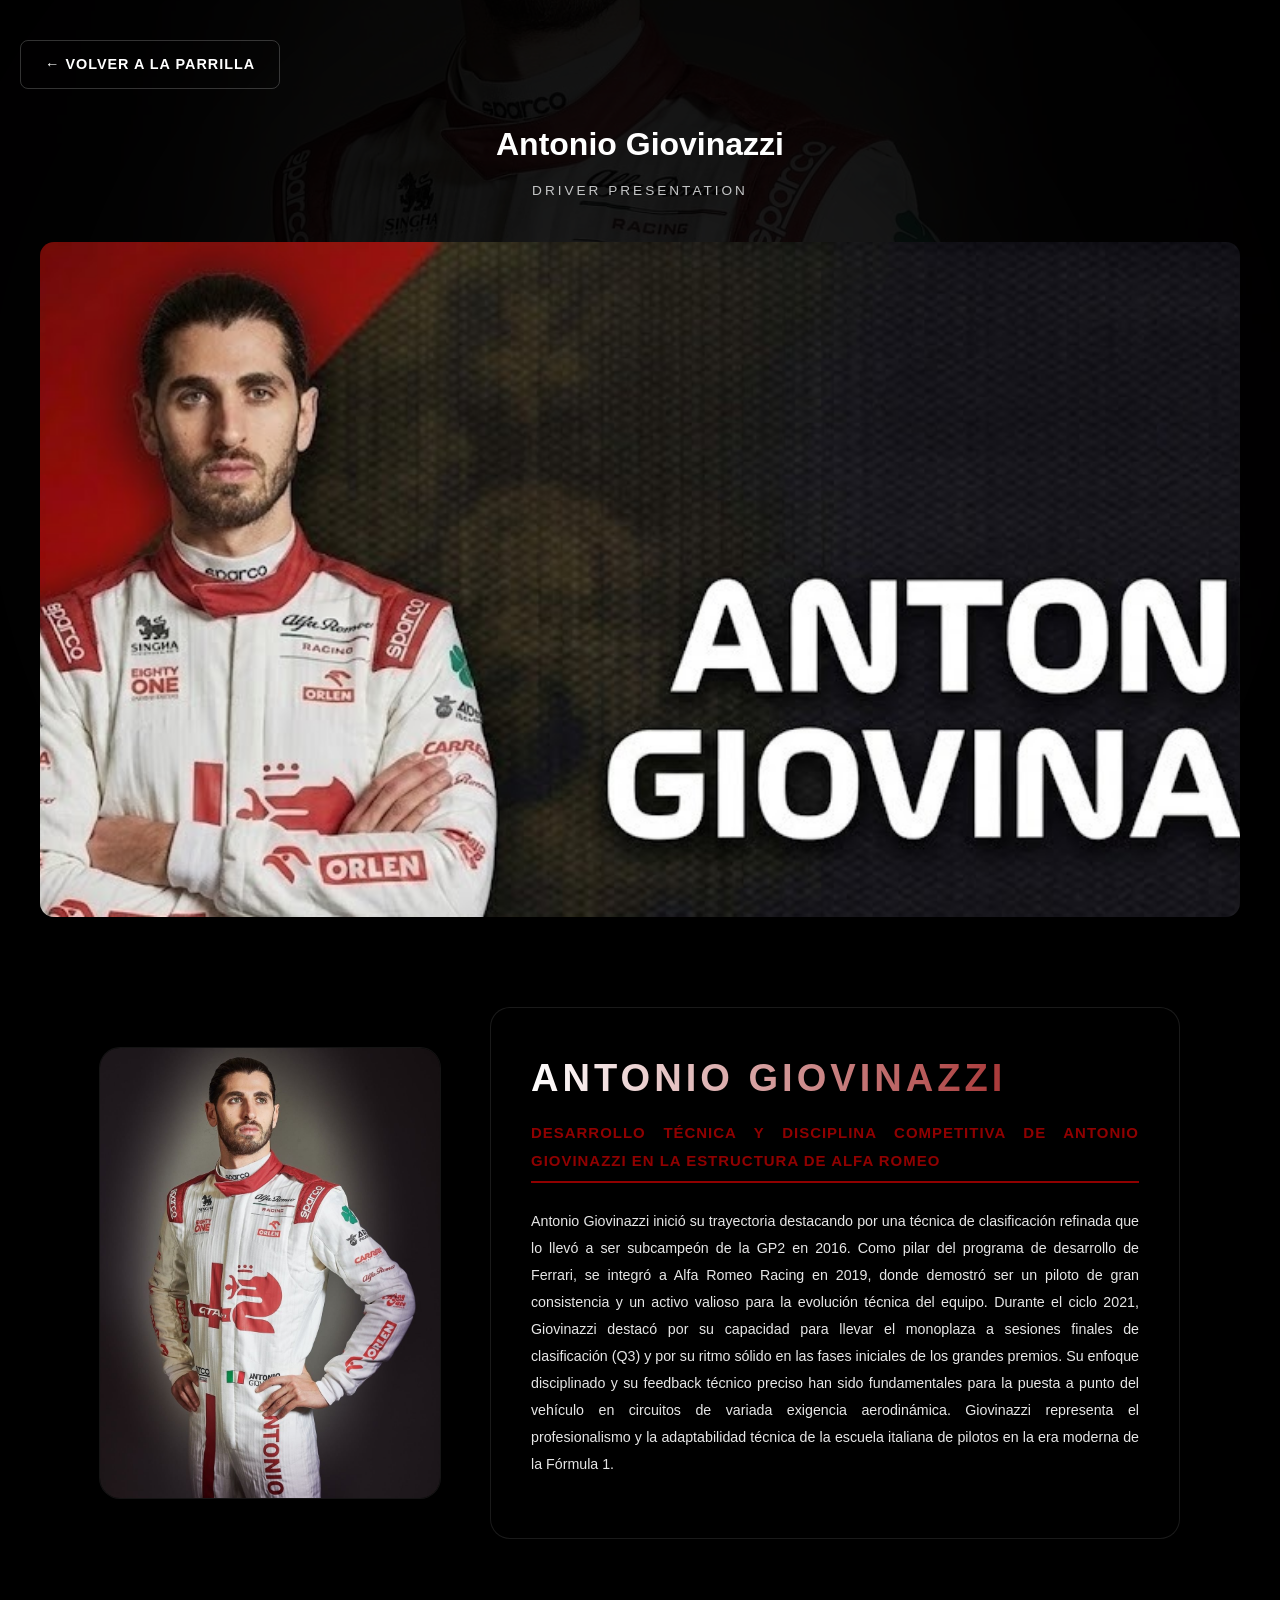
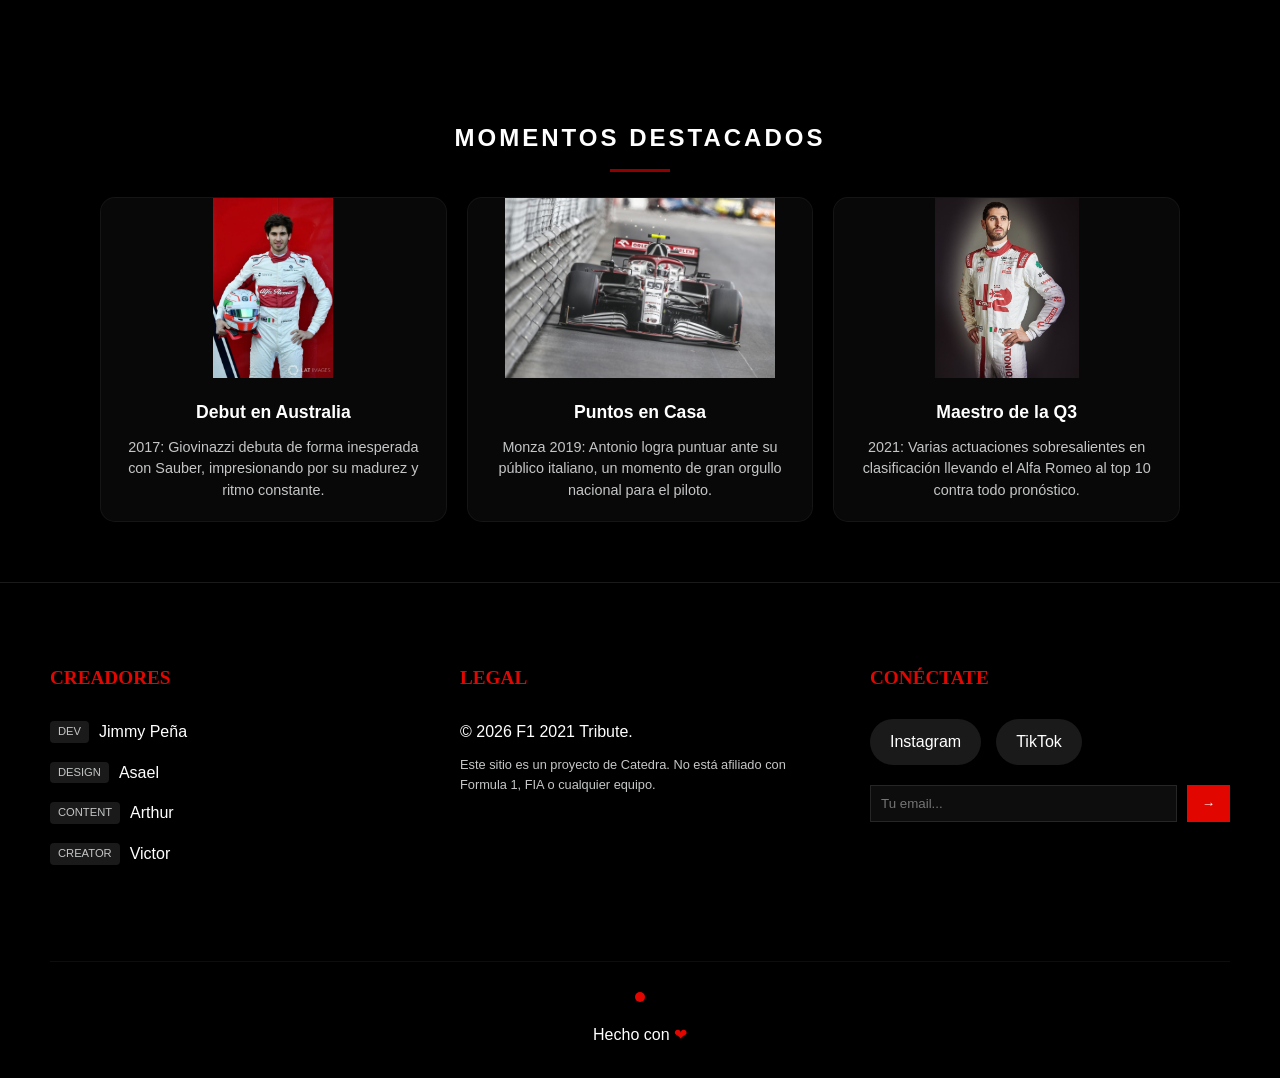
<file: drivers_info/giovinazzi.html>
<!DOCTYPE html>
<html lang="es">
<head>
    <meta charset="UTF-8">
    <meta name="viewport" content="width=device-width, initial-scale=1.0">
    <title>Biografía - Antonio Giovinazzi</title>
    <link rel="stylesheet" href="../drivers.css">
    <link rel="stylesheet" href="../styles.css">
    <style>
        body { 
            background: #000 !important; 
            margin: 0; 
            padding: 40px 20px 0; 
            color: #fff; 
            font-family: 'Titillium Web', sans-serif; 
            min-height: 100vh;
            display: flex;
            flex-direction: column;
        }
        .container {
            position: relative;
            z-index: 2;
            flex: 1;
            display: flex;
            flex-direction: column;
        }
        .main-footer {
            margin-left: -20px;
            margin-right: -20px;
            margin-top: auto;
        }
        .moments-grid {
            display: grid;
            grid-template-columns: repeat(3, 1fr) !important;
            gap: 20px;
        }
        .moment-card {
            min-width: 0 !important;
        }
        .moment-img-wrapper {
            height: 180px !important;
        }
        .driver-page { display: block !important; opacity: 1 !important; visibility: visible !important; position: relative; transform: none !important; max-width: 1200px; margin: 0 auto 30px; background: transparent !important; }
        .back-btn-link { text-decoration: none; display: inline-block; width: fit-content; margin-bottom: 30px; color: #fff; border: 1px solid rgba(255,255,255,0.2); padding: 12px 24px; border-radius: 8px; transition: 0.3s; font-weight: 600; text-transform: uppercase; letter-spacing: 1px; font-size: 0.9rem; }
        .back-btn-link:hover { background: var(--f1-red); border-color: var(--f1-red); box-shadow: 0 0 20px var(--f1-red); }
    </style>
</head>
<body class="team-alfa">
    <!-- Imagen de fondo que cubre toda la pantalla -->
    <img src="../img/pilotos-portada/giovinazzi.png" class="driver-bg-image" alt="Background">
    <div class="driver-bg-overlay"></div>

    <div class="container">
        <a href="../drivers.html" class="back-btn-link">← Volver a la Parrilla</a>
        <div class="driver-page team-alfa">
            <div class="driver-presenter">
                <h1 class="driver-presenter-name">Antonio Giovinazzi</h1>
                <p class="driver-presenter-role">DRIVER PRESENTATION</p>
            </div>
            <div class="video-box">
                <img src="../img/galaria/pilotos.fondo/presetnacion-2-antonio.png" alt="Antonio Giovinazzi Presentation">
            </div>
            <div class="driver-extra-info">
                <div class="driver-extra-container">
                    <div class="driver-extra-img">
                        <img src="../img/pilotos-portada/giovinazzi.png">
                    </div>
                    <div class="driver-extra-text">
                        <h2>Antonio Giovinazzi</h2>
                        <p>Desarrollo Técnica y Disciplina Competitiva de Antonio Giovinazzi en la Estructura de Alfa Romeo</p>
                        <p>Antonio Giovinazzi inició su trayectoria destacando por una técnica de clasificación refinada que lo llevó a ser subcampeón de la GP2 en 2016. Como pilar del programa de desarrollo de Ferrari, se integró a Alfa Romeo Racing en 2019, donde demostró ser un piloto de gran consistencia y un activo valioso para la evolución técnica del equipo. Durante el ciclo 2021, Giovinazzi destacó por su capacidad para llevar el monoplaza a sesiones finales de clasificación (Q3) y por su ritmo sólido en las fases iniciales de los grandes premios. Su enfoque disciplinado y su feedback técnico preciso han sido fundamentales para la puesta a punto del vehículo en circuitos de variada exigencia aerodinámica. Giovinazzi representa el profesionalismo y la adaptabilidad técnica de la escuela italiana de pilotos en la era moderna de la Fórmula 1.</p>
                    </div>
                </div>
            </div>
        </div>

        <!-- Sección de Momentos Destacados -->
        <div class="driver-moments">
            <h3>MOMENTOS DESTACADOS</h3>
            <div class="moments-grid">
                <div class="moment-card">
                    <div class="moment-img-wrapper">
                        <img src="../img/galaria/antonio2.png" alt="Debut F1">
                    </div>
                    <div class="moment-info">
                        <h4>Debut en Australia</h4>
                        <p>2017: Giovinazzi debuta de forma inesperada con Sauber, impresionando por su madurez y ritmo constante.</p>
                    </div>
                </div>
                <div class="moment-card">
                    <div class="moment-img-wrapper">
                        <img src="../img/galaria/autos/blanco-crad-2.png" alt="Puntos Monza">
                    </div>
                    <div class="moment-info">
                        <h4>Puntos en Casa</h4>
                        <p>Monza 2019: Antonio logra puntuar ante su público italiano, un momento de gran orgullo nacional para el piloto.</p>
                    </div>
                </div>
                <div class="moment-card">
                    <div class="moment-img-wrapper">
                        <img src="../img/pilotos-portada/giovinazzi.png" alt="Clasificación Q3">
                    </div>
                    <div class="moment-info">
                        <h4>Maestro de la Q3</h4>
                        <p>2021: Varias actuaciones sobresalientes en clasificación llevando el Alfa Romeo al top 10 contra todo pronóstico.</p>
                    </div>
                </div>
            </div>
        </div>
        <footer class="main-footer">
            <div class="footer-grid">
                <div class="footer-col">
                    <h3>CREADORES</h3>
                    <ul class="footer-list">
                        <li><span class="creator-badge">Dev</span> Jimmy Peña</li>
                        <li><span class="creator-badge">Design</span> Asael</li>
                        <li><span class="creator-badge">Content</span> Arthur</li>
                        <li><span class="creator-badge">Creator</span> Victor</li>
                    </ul>
                </div>
                <div class="footer-col">
                    <h3>LEGAL</h3>
                    <p>&copy; 2026 F1 2021 Tribute.</p>
                    <p class="disclaimer">Este sitio es un proyecto de Catedra. No está afiliado con Formula 1, FIA o cualquier equipo.</p>
                </div>
                <div class="footer-col">
                    <h3>CONÉCTATE</h3>
                    <div class="social-links">
                        <a href="#" class="social-link">Instagram</a>
                        <a href="#" class="social-link">TikTok</a>
                    </div>
                    <div class="newsletter">
                        <input type="email" placeholder="Tu email...">
                        <button>→</button>
                    </div>
                </div>
            </div>
            <div class="footer-bar">
                <div class="pulse-dot"></div>
                <p>Hecho con <span style="color: var(--f1-red);">❤</span></p>
            </div>
        </footer>
    </div>
</body>
</html>
</file>
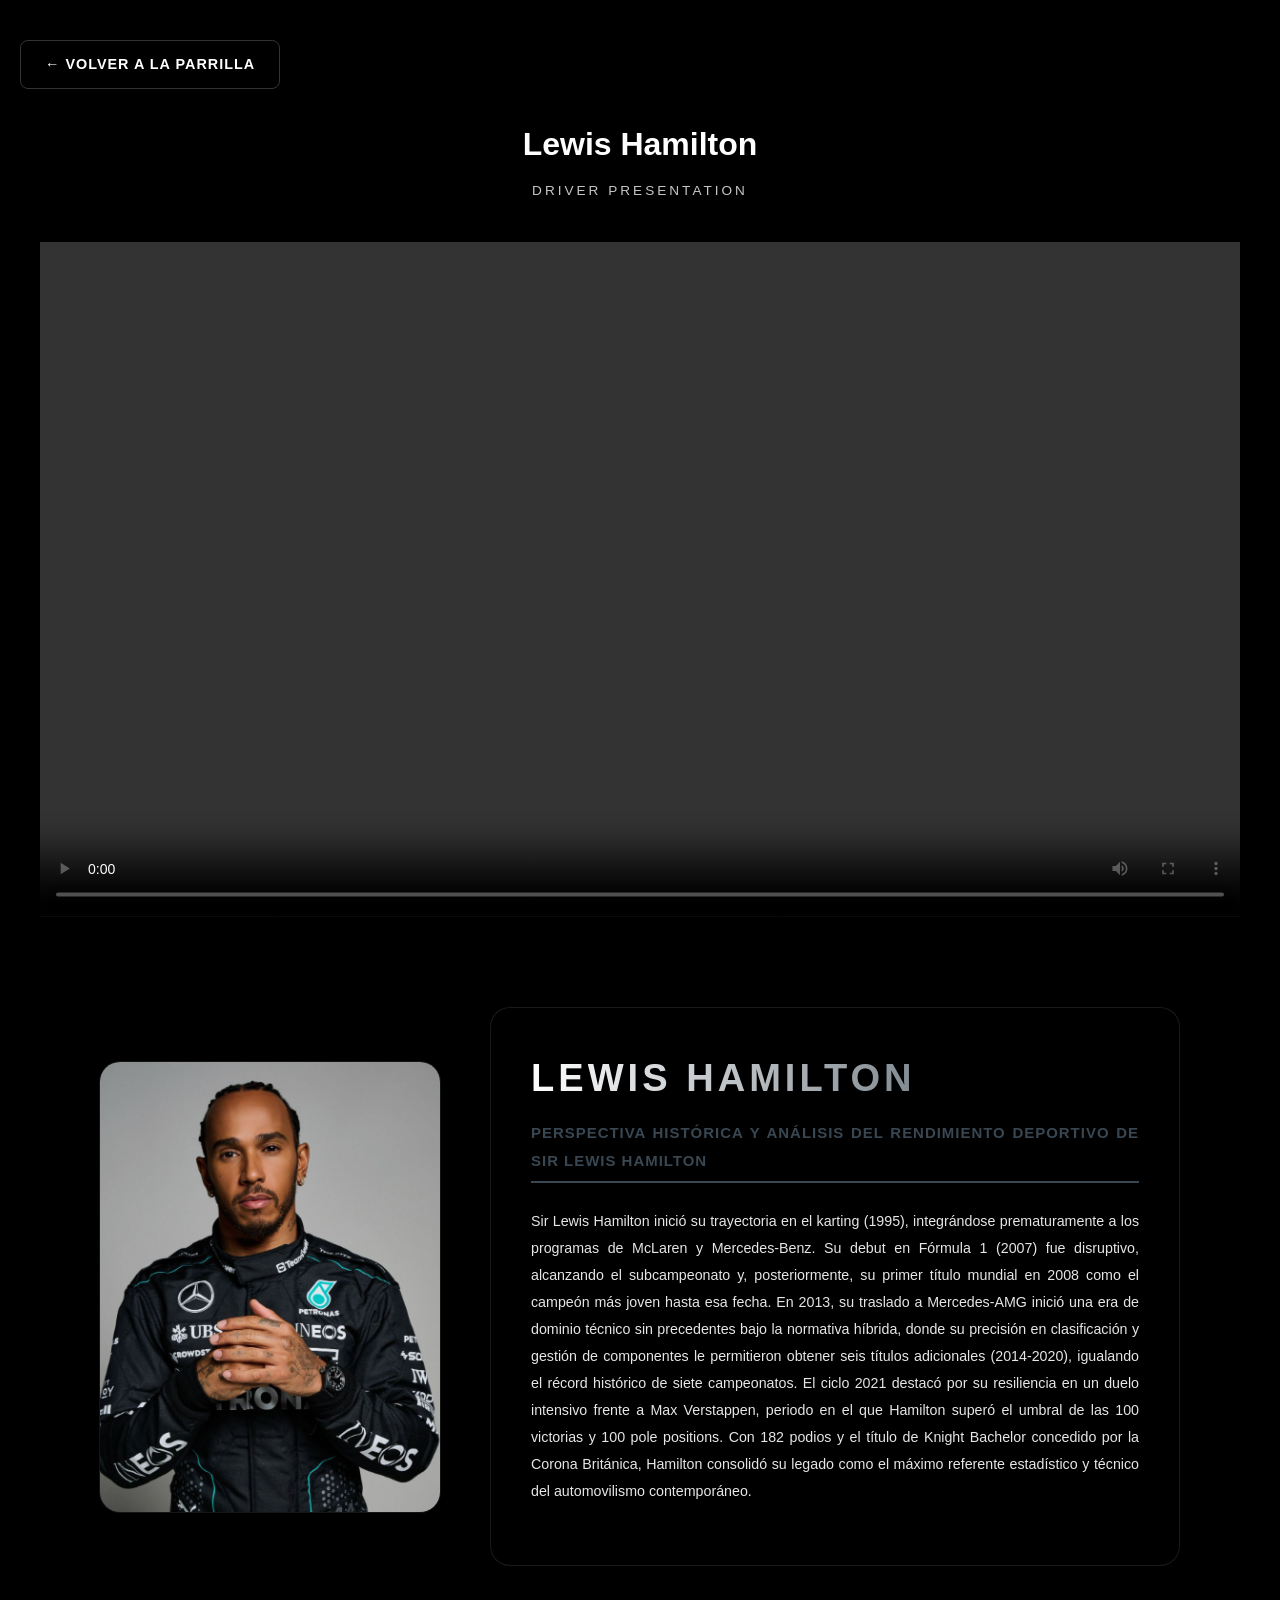
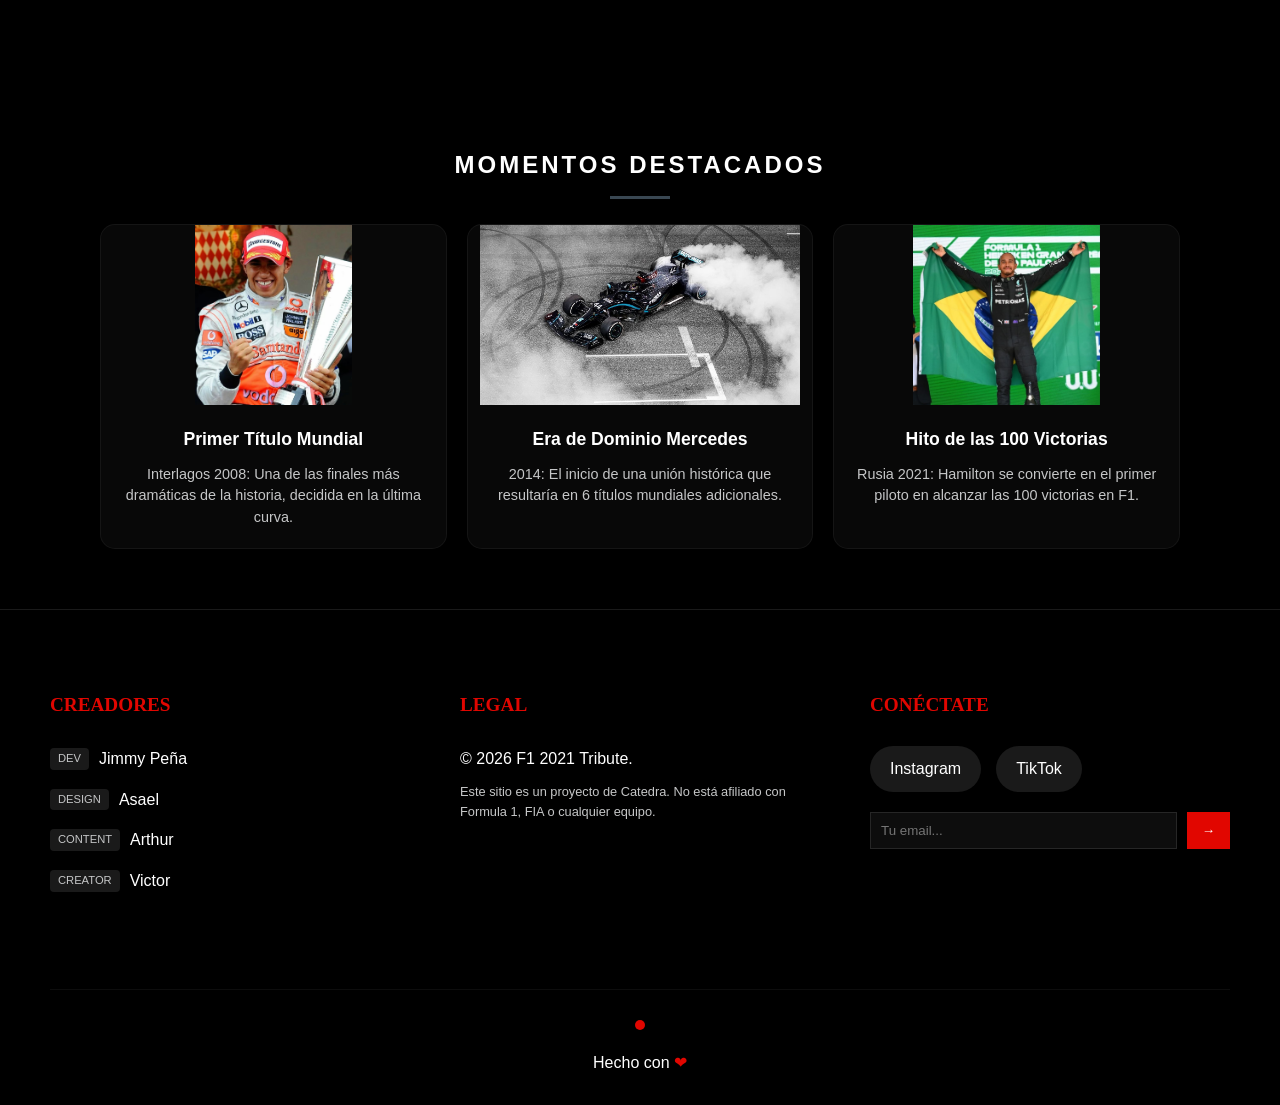
<file: drivers_info/hamilton.html>
<!DOCTYPE html>
<html lang="es">
<head>
    <meta charset="UTF-8">
    <meta name="viewport" content="width=device-width, initial-scale=1.0">
    <title>Biografía - Lewis Hamilton</title>
    <link rel="stylesheet" href="../drivers.css">
    <link rel="stylesheet" href="../styles.css">
    <style>
        body { 
            background: #000 !important; 
            margin: 0; 
            padding: 40px 20px 0; 
            color: #fff; 
            font-family: 'Titillium Web', sans-serif; 
            min-height: 100vh;
            display: flex;
            flex-direction: column;
        }
        .container {
            position: relative;
            z-index: 2;
            flex: 1;
            display: flex;
            flex-direction: column;
        }
        .main-footer {
            margin-left: -20px;
            margin-right: -20px;
            margin-top: auto;
        }
        .moments-grid {
            display: grid;
            grid-template-columns: repeat(3, 1fr) !important;
            gap: 20px;
        }
        .moment-card {
            min-width: 0 !important;
        }
        .moment-img-wrapper {
            height: 180px !important;
        }
        .driver-page {
            display: block !important;
            opacity: 1 !important;
            visibility: visible !important;
            position: relative;
            transform: none !important;
            max-width: 1200px;
            margin: 0 auto 30px;
            background: transparent !important;
        }
        .back-btn-link { text-decoration: none; display: inline-block; width: fit-content; margin-bottom: 30px; color: #fff; border: 1px solid rgba(255,255,255,0.2); padding: 12px 24px; border-radius: 8px; transition: 0.3s; font-weight: 600; text-transform: uppercase; letter-spacing: 1px; font-size: 0.9rem; }
        .back-btn-link:hover {
            background: var(--f1-red);
            border-color: var(--f1-red);
            box-shadow: 0 0 20px var(--f1-red);
        }

        /* Estilos para el video de fondo exclusivo */
        .driver-bg-video {
            position: fixed;
            top: 0;
            left: 0;
            width: 100%;
            height: 100%;
            z-index: 0;
            object-fit: cover;
            opacity: 0.6;
            filter: brightness(70%);
        }

        .driver-bg-overlay {
            position: fixed;
            top: 0;
            left: 0;
            width: 100%;
            height: 100%;
            z-index: 1;
            background: radial-gradient(circle at center, transparent 0%, rgba(0,0,0,0.6) 100%);
            pointer-events: none;
        }
    </style>
</head>
<body class="team-blue">
    <!-- Video de fondo exclusivo -->
    <video autoplay muted loop playsinline class="driver-bg-video">
        <source src="../vid/edit-lewis.mp4" type="video/mp4">
    </video>
    <div class="driver-bg-overlay"></div>

    <div class="container">
        <a href="../drivers.html" class="back-btn-link">← Volver a la Parrilla</a>
        
        <div class="driver-page team-blue">
            <div class="driver-presenter">
                <h1 class="driver-presenter-name">Lewis Hamilton</h1>
                <p class="driver-presenter-role">DRIVER PRESENTATION</p>
            </div>

            <div class="video-box">
                <video controls loop><source src="../vid/lewia-presentacion.mp4" type="video/mp4"></video>
            </div>

            <div class="driver-extra-info">
                <div class="driver-extra-container">
                    <div class="driver-extra-img">
                        <img src="../img/pilotos-portada/hamilton.png">
                    </div>
                    <div class="driver-extra-text">
                        <h2>Lewis Hamilton</h2>
                        <p>Perspectiva Histórica y Análisis del Rendimiento Deportivo de Sir Lewis Hamilton</p>
                        <p>Sir Lewis Hamilton inició su trayectoria en el karting (1995), integrándose prematuramente a los programas de McLaren y Mercedes-Benz. Su debut en Fórmula 1 (2007) fue disruptivo, alcanzando el subcampeonato y, posteriormente, su primer título mundial en 2008 como el campeón más joven hasta esa fecha. En 2013, su traslado a Mercedes-AMG inició una era de dominio técnico sin precedentes bajo la normativa híbrida, donde su precisión en clasificación y gestión de componentes le permitieron obtener seis títulos adicionales (2014-2020), igualando el récord histórico de siete campeonatos. El ciclo 2021 destacó por su resiliencia en un duelo intensivo frente a Max Verstappen, periodo en el que Hamilton superó el umbral de las 100 victorias y 100 pole positions. Con 182 podios y el título de Knight Bachelor concedido por la Corona Británica, Hamilton consolidó su legado como el máximo referente estadístico y técnico del automovilismo contemporáneo.</p>
                    </div>
                </div>
            </div>
        </div>

        <!-- Nueva sección de Momentos Destacados -->
        <div class="driver-moments">
            <h3>MOMENTOS DESTACADOS</h3>
            <div class="moments-grid">
                <div class="moment-card">
                    <div class="moment-img-wrapper">
                        <img src="../img/galaria/campeon.lewia.png" alt="Campeonato 2008"> <!-- Reemplazar con imagen real -->
                    </div>
                    <div class="moment-info">
                        <h4>Primer Título Mundial</h4>
                        <p>Interlagos 2008: Una de las finales más dramáticas de la historia, decidida en la última curva.</p>
                    </div>
                </div>

                <div class="moment-card">
                    <div class="moment-img-wrapper">
                        <img src="../img/galaria/lewis.jpeg" alt="Fichaje Mercedes"> <!-- Reemplazar con imagen real -->
                    </div>
                    <div class="moment-info">
                        <h4>Era de Dominio Mercedes</h4>
                        <p>2014: El inicio de una unión histórica que resultaría en 6 títulos mundiales adicionales.</p>
                    </div>
                </div>

                <div class="moment-card">
                    <div class="moment-img-wrapper">
                        <img src="../img/galaria/brasil.lewia.png" alt="Victoria 100"> <!-- Reemplazar con imagen real -->
                    </div>
                    <div class="moment-info">
                        <h4>Hito de las 100 Victorias</h4>
                        <p>Rusia 2021: Hamilton se convierte en el primer piloto en alcanzar las 100 victorias en F1.</p>
                    </div>
                </div>
            </div>
        </div>
        <footer class="main-footer">
            <div class="footer-grid">
                <div class="footer-col">
                    <h3>CREADORES</h3>
                    <ul class="footer-list">
                        <li><span class="creator-badge">Dev</span> Jimmy Peña</li>
                        <li><span class="creator-badge">Design</span> Asael</li>
                        <li><span class="creator-badge">Content</span> Arthur</li>
                        <li><span class="creator-badge">Creator</span> Victor</li>
                    </ul>
                </div>
                <div class="footer-col">
                    <h3>LEGAL</h3>
                    <p>&copy; 2026 F1 2021 Tribute.</p>
                    <p class="disclaimer">Este sitio es un proyecto de Catedra. No está afiliado con Formula 1, FIA o cualquier equipo.</p>
                </div>
                <div class="footer-col">
                    <h3>CONÉCTATE</h3>
                    <div class="social-links">
                        <a href="#" class="social-link">Instagram</a>
                        <a href="#" class="social-link">TikTok</a>
                    </div>
                    <div class="newsletter">
                        <input type="email" placeholder="Tu email...">
                        <button>→</button>
                    </div>
                </div>
            </div>
            <div class="footer-bar">
                <div class="pulse-dot"></div>
                <p>Hecho con <span style="color: var(--f1-red);">❤</span></p>
            </div>
        </footer>
    </div>
</body>
</html>
</file>
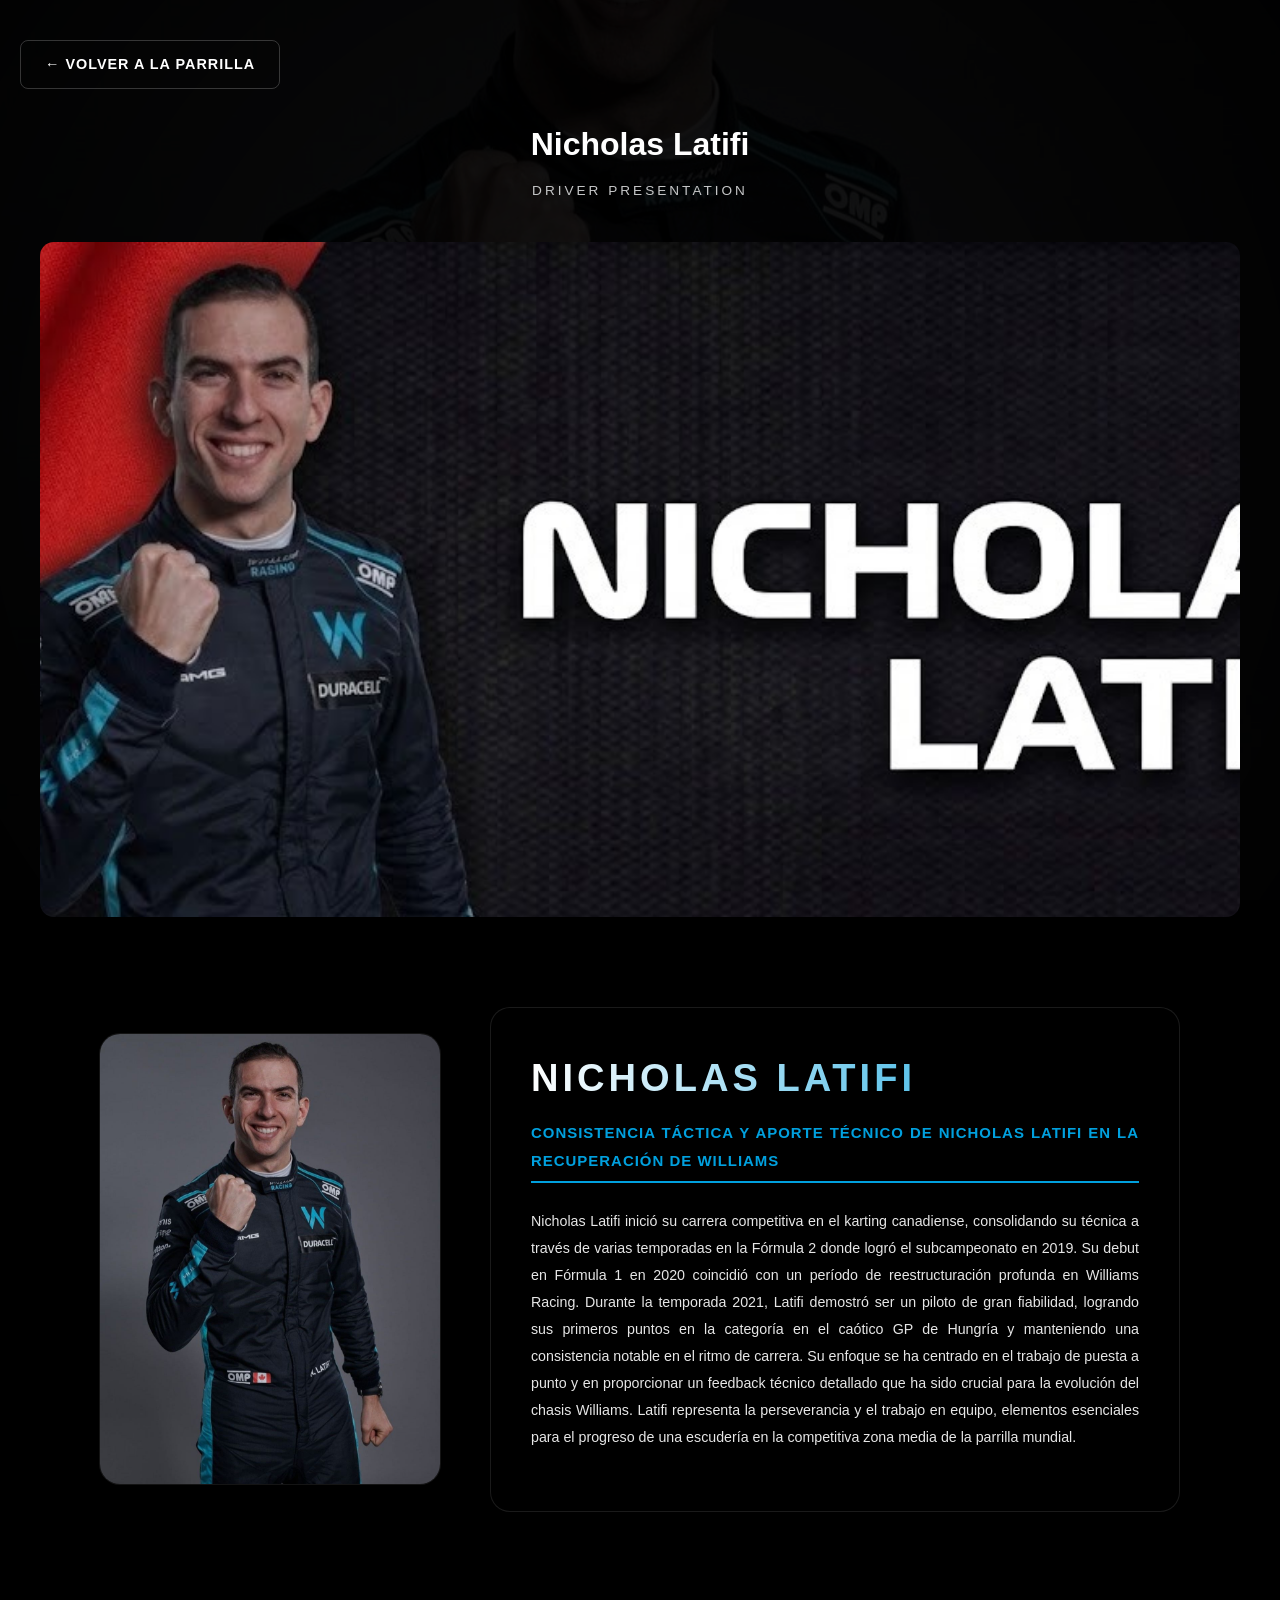
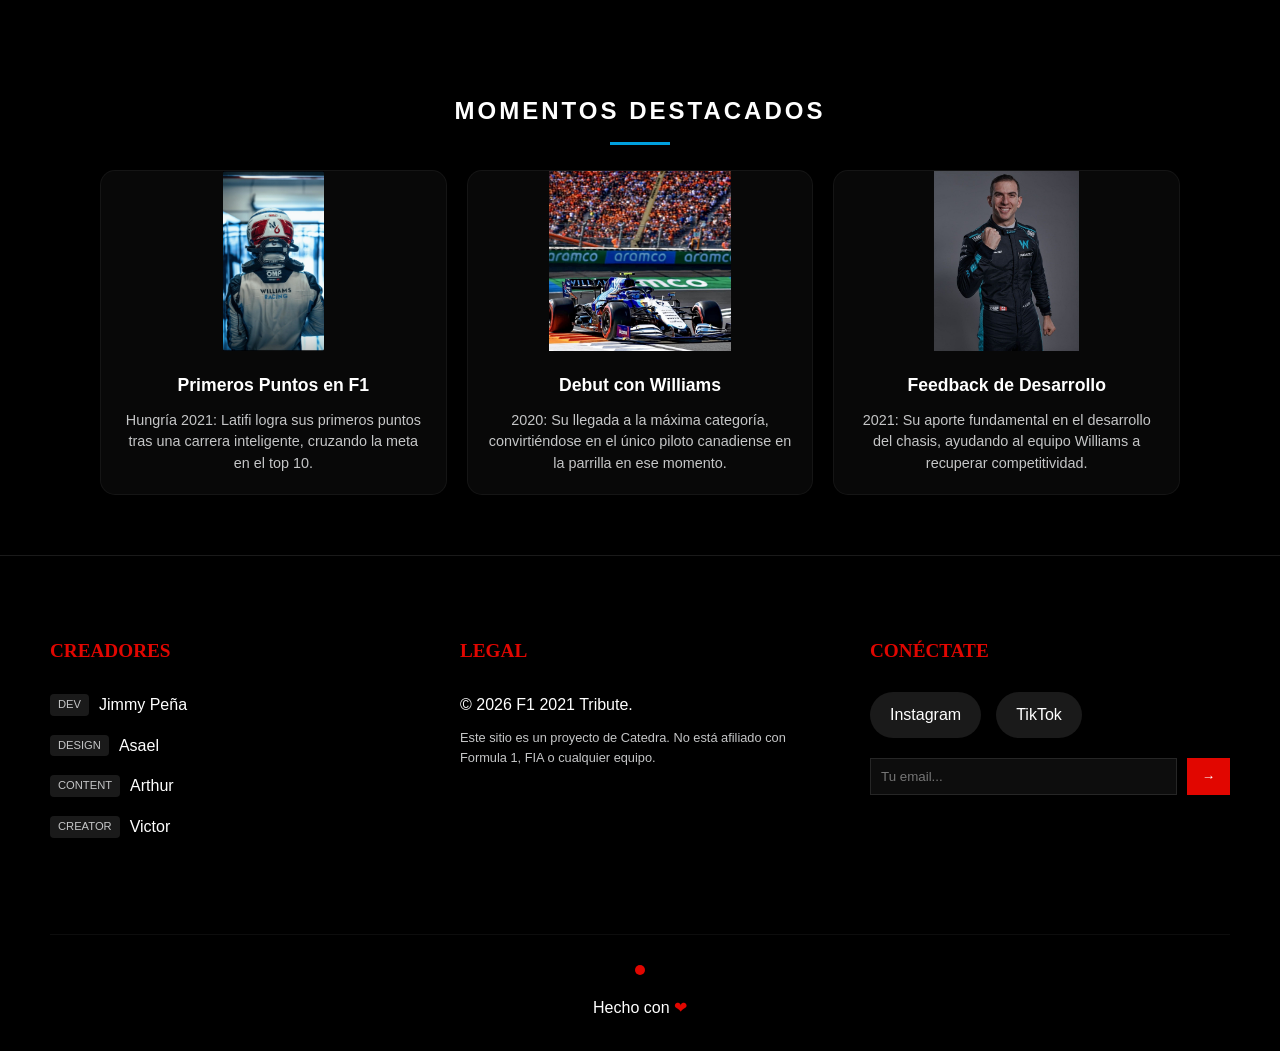
<file: drivers_info/latifi.html>
<!DOCTYPE html>
<html lang="es">
<head>
    <meta charset="UTF-8">
    <meta name="viewport" content="width=device-width, initial-scale=1.0">
    <title>Biografía - Nicholas Latifi</title>
    <link rel="stylesheet" href="../drivers.css">
    <link rel="stylesheet" href="../styles.css">
    <style>
        body { 
            background: #000 !important; 
            margin: 0; 
            padding: 40px 20px 0; 
            color: #fff; 
            font-family: 'Titillium Web', sans-serif; 
            min-height: 100vh;
            display: flex;
            flex-direction: column;
        }
        .container {
            position: relative;
            z-index: 2;
            flex: 1;
            display: flex;
            flex-direction: column;
        }
        .main-footer {
            margin-left: -20px;
            margin-right: -20px;
            margin-top: auto;
        }
        .moments-grid {
            display: grid;
            grid-template-columns: repeat(3, 1fr) !important;
            gap: 20px;
        }
        .moment-card {
            min-width: 0 !important;
        }
        .moment-img-wrapper {
            height: 180px !important;
        }
        .driver-page { display: block !important; opacity: 1 !important; visibility: visible !important; position: relative; transform: none !important; max-width: 1200px; margin: 0 auto 30px; background: transparent !important; }
        .back-btn-link { text-decoration: none; display: inline-block; width: fit-content; margin-bottom: 30px; color: #fff; border: 1px solid rgba(255,255,255,0.2); padding: 12px 24px; border-radius: 8px; transition: 0.3s; font-weight: 600; text-transform: uppercase; letter-spacing: 1px; font-size: 0.9rem; }
        .back-btn-link:hover { background: var(--f1-red); border-color: var(--f1-red); box-shadow: 0 0 20px var(--f1-red); }
    </style>
</head>
<body class="team-williams">
    <!-- Imagen de fondo que cubre toda la pantalla -->
    <img src="../img/pilotos-portada/latifi.png" class="driver-bg-image" alt="Background">
    <div class="driver-bg-overlay"></div>

    <div class="container">
        <a href="../drivers.html" class="back-btn-link">← Volver a la Parrilla</a>
        <div class="driver-page team-williams">
            <div class="driver-presenter">
                <h1 class="driver-presenter-name">Nicholas Latifi</h1>
                <p class="driver-presenter-role">DRIVER PRESENTATION</p>
            </div>
            <div class="video-box">
                <img src="../img/galaria/ultimo-piloto-latefdi12.jpeg" alt="Nicholas Latifi Presentation">
            </div>
            <div class="driver-extra-info">
                <div class="driver-extra-container">
                    <div class="driver-extra-img">
                        <img src="../img/pilotos-portada/latifi.png">
                    </div>
                    <div class="driver-extra-text">
                        <h2>Nicholas Latifi</h2>
                        <p>Consistencia Táctica y Aporte Técnico de Nicholas Latifi en la Recuperación de Williams</p>
                        <p>Nicholas Latifi inició su carrera competitiva en el karting canadiense, consolidando su técnica a través de varias temporadas en la Fórmula 2 donde logró el subcampeonato en 2019. Su debut en Fórmula 1 en 2020 coincidió con un período de reestructuración profunda en Williams Racing. Durante la temporada 2021, Latifi demostró ser un piloto de gran fiabilidad, logrando sus primeros puntos en la categoría en el caótico GP de Hungría y manteniendo una consistencia notable en el ritmo de carrera. Su enfoque se ha centrado en el trabajo de puesta a punto y en proporcionar un feedback técnico detallado que ha sido crucial para la evolución del chasis Williams. Latifi representa la perseverancia y el trabajo en equipo, elementos esenciales para el progreso de una escudería en la competitiva zona media de la parrilla mundial.</p>
                    </div>
                </div>
            </div>
        </div>

        <!-- Sección de Momentos Destacados -->
        <div class="driver-moments">
            <h3>MOMENTOS DESTACADOS</h3>
            <div class="moments-grid">
                <div class="moment-card">
                    <div class="moment-img-wrapper">
                        <img src="../img/galaria/casco/casco-azul-latefi.png" alt="Puntos Hungría">
                    </div>
                    <div class="moment-info">
                        <h4>Primeros Puntos en F1</h4>
                        <p>Hungría 2021: Latifi logra sus primeros puntos tras una carrera inteligente, cruzando la meta en el top 10.</p>
                    </div>
                </div>
                <div class="moment-card">
                    <div class="moment-img-wrapper">
                        <img src="../img/galaria/autos/auto-de-latefi-azul.png" alt="Debut Williams">
                    </div>
                    <div class="moment-info">
                        <h4>Debut con Williams</h4>
                        <p>2020: Su llegada a la máxima categoría, convirtiéndose en el único piloto canadiense en la parrilla en ese momento.</p>
                    </div>
                </div>
                <div class="moment-card">
                    <div class="moment-img-wrapper">
                        <img src="../img/pilotos-portada/latifi.png" alt="Feedback Técnico">
                    </div>
                    <div class="moment-info">
                        <h4>Feedback de Desarrollo</h4>
                        <p>2021: Su aporte fundamental en el desarrollo del chasis, ayudando al equipo Williams a recuperar competitividad.</p>
                    </div>
                </div>
            </div>
        </div>
        <footer class="main-footer">
            <div class="footer-grid">
                <div class="footer-col">
                    <h3>CREADORES</h3>
                    <ul class="footer-list">
                        <li><span class="creator-badge">Dev</span> Jimmy Peña</li>
                        <li><span class="creator-badge">Design</span> Asael</li>
                        <li><span class="creator-badge">Content</span> Arthur</li>
                        <li><span class="creator-badge">Creator</span> Victor</li>
                    </ul>
                </div>
                <div class="footer-col">
                    <h3>LEGAL</h3>
                    <p>&copy; 2026 F1 2021 Tribute.</p>
                    <p class="disclaimer">Este sitio es un proyecto de Catedra. No está afiliado con Formula 1, FIA o cualquier equipo.</p>
                </div>
                <div class="footer-col">
                    <h3>CONÉCTATE</h3>
                    <div class="social-links">
                        <a href="#" class="social-link">Instagram</a>
                        <a href="#" class="social-link">TikTok</a>
                    </div>
                    <div class="newsletter">
                        <input type="email" placeholder="Tu email...">
                        <button>→</button>
                    </div>
                </div>
            </div>
            <div class="footer-bar">
                <div class="pulse-dot"></div>
                <p>Hecho con <span style="color: var(--f1-red);">❤</span></p>
            </div>
        </footer>
    </div>
</body>
</html>
</file>
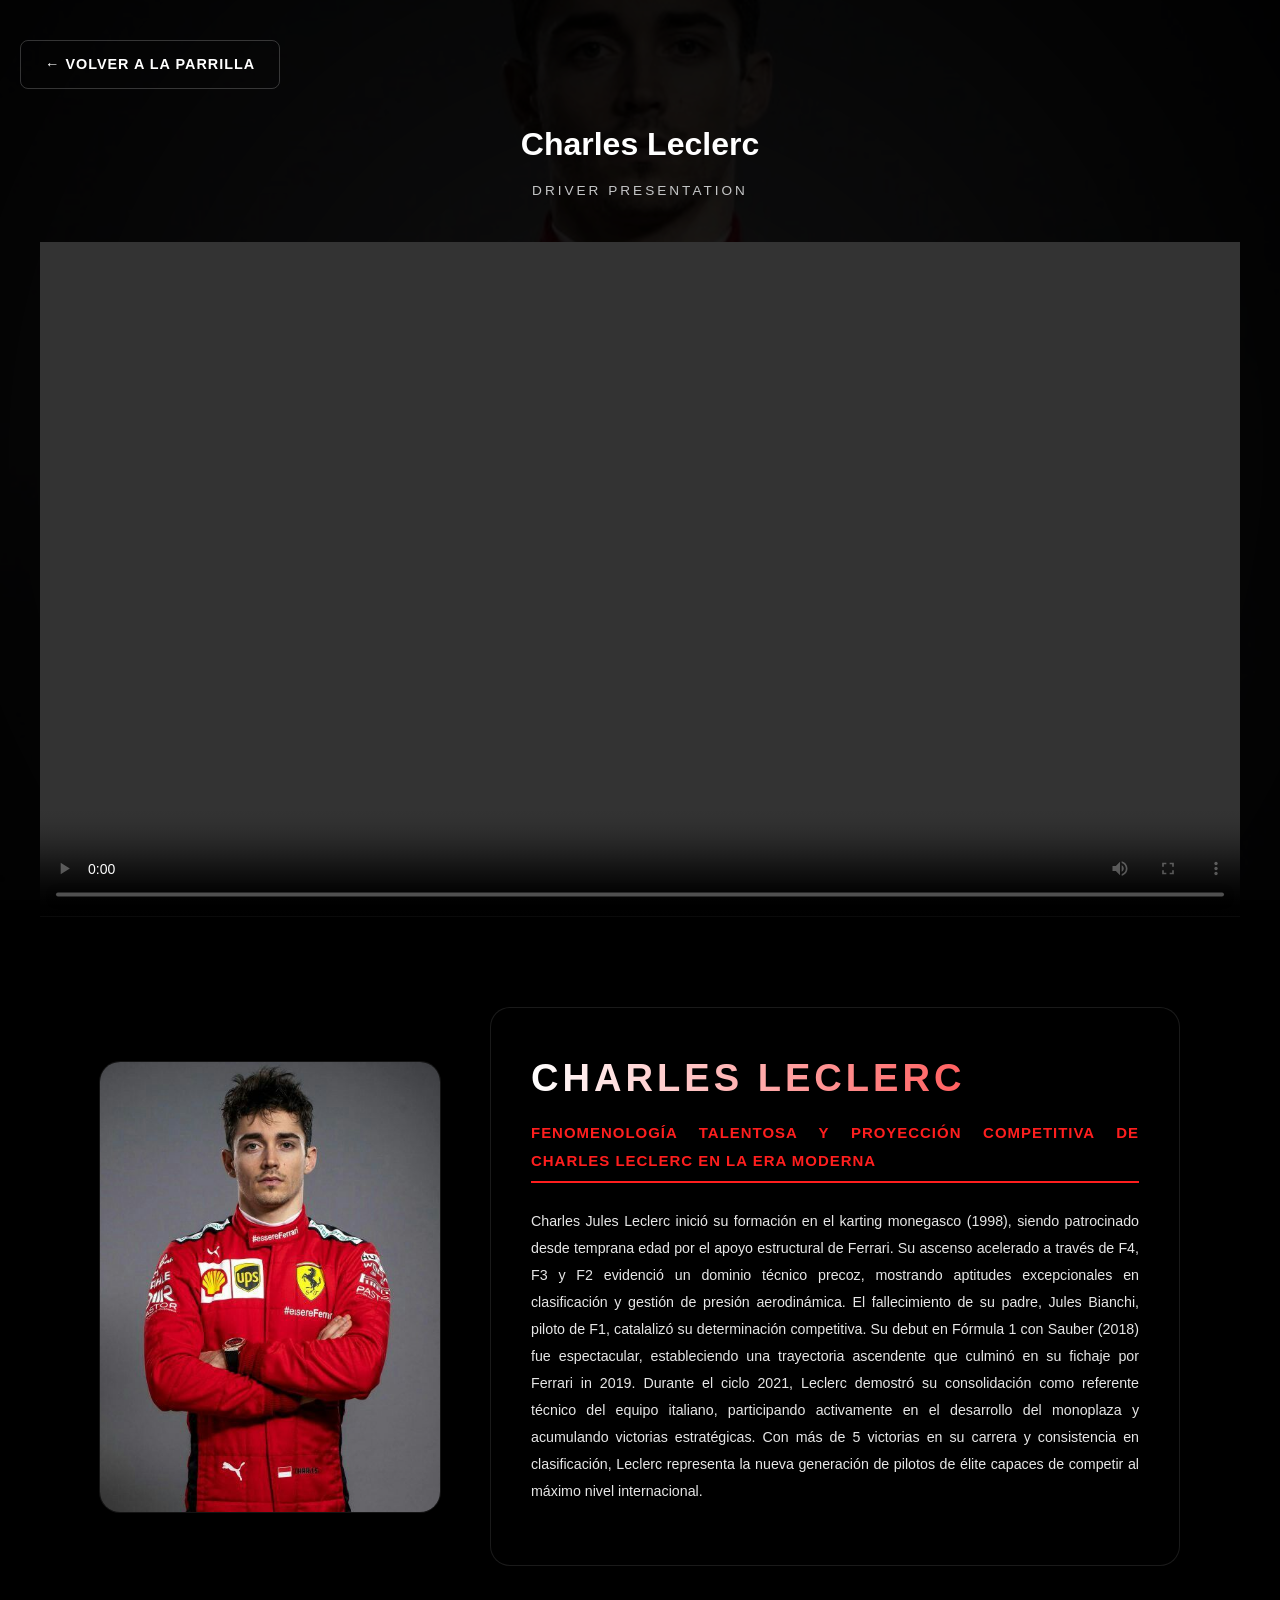
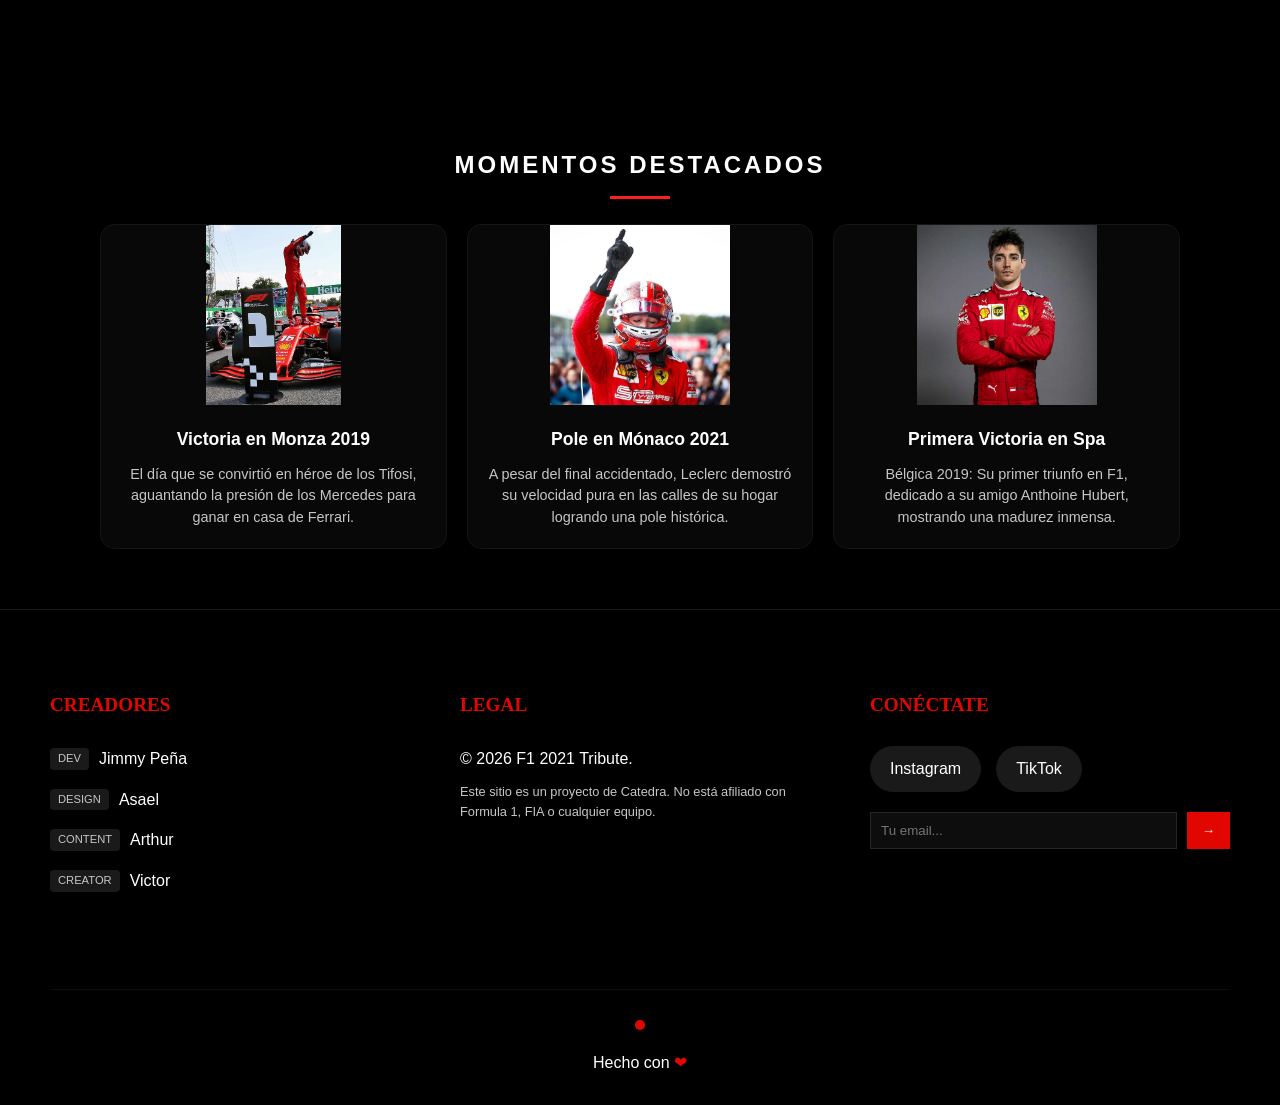
<file: drivers_info/leclerc.html>
<!DOCTYPE html>
<html lang="es">
<head>
    <meta charset="UTF-8">
    <meta name="viewport" content="width=device-width, initial-scale=1.0">
    <title>Biografía - Charles Leclerc</title>
    <link rel="stylesheet" href="../drivers.css">
    <link rel="stylesheet" href="../styles.css">
    <style>
        body { 
            background: #000 !important; 
            margin: 0; 
            padding: 40px 20px 0; 
            color: #fff; 
            font-family: 'Titillium Web', sans-serif; 
            min-height: 100vh;
            display: flex;
            flex-direction: column;
        }
        .container {
            position: relative;
            z-index: 2;
            flex: 1;
            display: flex;
            flex-direction: column;
        }
        .main-footer {
            margin-left: -20px;
            margin-right: -20px;
            margin-top: auto;
        }
        .moments-grid {
            display: grid;
            grid-template-columns: repeat(3, 1fr) !important;
            gap: 20px;
        }
        .moment-card {
            min-width: 0 !important;
        }
        .moment-img-wrapper {
            height: 180px !important;
        }
        .driver-page { display: block !important; opacity: 1 !important; visibility: visible !important; position: relative; transform: none !important; max-width: 1200px; margin: 0 auto 30px; background: transparent !important; }
        .back-btn-link { text-decoration: none; display: inline-block; width: fit-content; margin-bottom: 30px; color: #fff; border: 1px solid rgba(255,255,255,0.2); padding: 12px 24px; border-radius: 8px; transition: 0.3s; font-weight: 600; text-transform: uppercase; letter-spacing: 1px; font-size: 0.9rem; }
        .back-btn-link:hover { background: var(--f1-red); border-color: var(--f1-red); box-shadow: 0 0 20px var(--f1-red); }
    </style>
</head>
<body class="team-red">
    <!-- Imagen de fondo que cubre toda la pantalla -->
    <img src="../img/pilotos-portada/leclerc.png" class="driver-bg-image" alt="Background">
    <div class="driver-bg-overlay"></div>

    <div class="container">
        <a href="../drivers.html" class="back-btn-link">← Volver a la Parrilla</a>
        <div class="driver-page team-red">
            <div class="driver-presenter">
                <h1 class="driver-presenter-name">Charles Leclerc</h1>
                <p class="driver-presenter-role">DRIVER PRESENTATION</p>
            </div>
            <div class="video-box">
                <video controls loop><source src="../vid/ferrari1.mp4" type="video/mp4"></video>
            </div>
            <div class="driver-extra-info">
                <div class="driver-extra-container">
                    <div class="driver-extra-img">
                        <img src="../img/pilotos-portada/leclerc.png">
                    </div>
                    <div class="driver-extra-text">
                        <h2>Charles Leclerc</h2>
                        <p>Fenomenología Talentosa y Proyección Competitiva de Charles Leclerc en la Era Moderna</p>
                        <p>Charles Jules Leclerc inició su formación en el karting monegasco (1998), siendo patrocinado desde temprana edad por el apoyo estructural de Ferrari. Su ascenso acelerado a través de F4, F3 y F2 evidenció un dominio técnico precoz, mostrando aptitudes excepcionales en clasificación y gestión de presión aerodinámica. El fallecimiento de su padre, Jules Bianchi, piloto de F1, catalalizó su determinación competitiva. Su debut en Fórmula 1 con Sauber (2018) fue espectacular, estableciendo una trayectoria ascendente que culminó en su fichaje por Ferrari in 2019. Durante el ciclo 2021, Leclerc demostró su consolidación como referente técnico del equipo italiano, participando activamente en el desarrollo del monoplaza y acumulando victorias estratégicas. Con más de 5 victorias en su carrera y consistencia en clasificación, Leclerc representa la nueva generación de pilotos de élite capaces de competir al máximo nivel internacional.</p>
                    </div>
                </div>
            </div>
        </div>

        <!-- Sección de Momentos Destacados -->
        <div class="driver-moments">
            <h3>MOMENTOS DESTACADOS</h3>
            <div class="moments-grid">
                <div class="moment-card">
                    <div class="moment-img-wrapper">
                        <img src="../img/pilotos-portada/2020-ferrari-1.png" alt="Victoria Monza">
                    </div>
                    <div class="moment-info">
                        <h4>Victoria en Monza 2019</h4>
                        <p>El día que se convirtió en héroe de los Tifosi, aguantando la presión de los Mercedes para ganar en casa de Ferrari.</p>
                    </div>
                </div>
                <div class="moment-card">
                    <div class="moment-img-wrapper">
                        <img src="../img/pilotos-portada/ferrari-mometos.png" alt="Pole Mónaco">
                    </div>
                    <div class="moment-info">
                        <h4>Pole en Mónaco 2021</h4>
                        <p>A pesar del final accidentado, Leclerc demostró su velocidad pura en las calles de su hogar logrando una pole histórica.</p>
                    </div>
                </div>
                <div class="moment-card">
                    <div class="moment-img-wrapper">
                        <img src="../img/pilotos-portada/leclerc.png" alt="Debut Ferrari">
                    </div>
                    <div class="moment-info">
                        <h4>Primera Victoria en Spa</h4>
                        <p>Bélgica 2019: Su primer triunfo en F1, dedicado a su amigo Anthoine Hubert, mostrando una madurez inmensa.</p>
                    </div>
                </div>
            </div>
        </div>
        <footer class="main-footer">
            <div class="footer-grid">
                <div class="footer-col">
                    <h3>CREADORES</h3>
                    <ul class="footer-list">
                        <li><span class="creator-badge">Dev</span> Jimmy Peña</li>
                        <li><span class="creator-badge">Design</span> Asael</li>
                        <li><span class="creator-badge">Content</span> Arthur</li>
                        <li><span class="creator-badge">Creator</span> Victor</li>
                    </ul>
                </div>
                <div class="footer-col">
                    <h3>LEGAL</h3>
                    <p>&copy; 2026 F1 2021 Tribute.</p>
                    <p class="disclaimer">Este sitio es un proyecto de Catedra. No está afiliado con Formula 1, FIA o cualquier equipo.</p>
                </div>
                <div class="footer-col">
                    <h3>CONÉCTATE</h3>
                    <div class="social-links">
                        <a href="#" class="social-link">Instagram</a>
                        <a href="#" class="social-link">TikTok</a>
                    </div>
                    <div class="newsletter">
                        <input type="email" placeholder="Tu email...">
                        <button>→</button>
                    </div>
                </div>
            </div>
            <div class="footer-bar">
                <div class="pulse-dot"></div>
                <p>Hecho con <span style="color: var(--f1-red);">❤</span></p>
            </div>
        </footer>
    </div>
</body>
</html>
</file>
<file: styles.css>
:root {
    --f1-red: #e10600;
    --dark-bg: #0b0c10;
    --darker-bg: #000000;
    --text-white: #ffffff;
    --text-gray: #c5c6c7;
    --neon-blue: #45a29e;
    --gold: #ffd700;
}

* {
    margin: 0;
    padding: 0;
    box-sizing: border-box;
}

html {
    scroll-behavior: smooth;
}

body {
    background-color: var(--dark-bg);
    color: var(--text-white);
    font-family: 'Montserrat', sans-serif;
    overflow-x: hidden;
    line-height: 1.6;
    padding-top: 80px; /* Space for fixed header */
}

/* Navigation */
.main-nav {
    position: fixed;
    top: 0;
    left: 0;
    width: 100%;
    background: rgba(11, 12, 16, 0.95);
    backdrop-filter: blur(10px);
    z-index: 1000;
    padding: 20px 50px;
    display: flex;
    justify-content: space-between;
    align-items: center;
    border-bottom: 1px solid rgba(255, 255, 255, 0.1);
}

.nav-logo {
    font-family: 'Syncopate', sans-serif;
    font-weight: 700;
    font-size: 1.5rem;
    color: var(--text-white);
    text-decoration: none;
    text-transform: uppercase;
}

.nav-logo span {
    color: var(--f1-red);
}

.nav-links {
    display: flex;
    gap: 30px;
    list-style: none;
}

.nav-links a {
    color: var(--text-gray);
    text-decoration: none;
    font-weight: 400;
    text-transform: uppercase;
    font-size: 0.9rem;
    transition: color 0.3s;
    letter-spacing: 1px;
}

.nav-links a:hover, .nav-links a.active {
    color: var(--f1-red);
    text-shadow: 0 0 10px rgba(225, 6, 0, 0.5);
}

/* Mobile Menu Toggle */
.menu-toggle {
    display: none;
    flex-direction: column;
    gap: 5px;
    cursor: pointer;
}

.menu-toggle span {
    width: 30px;
    height: 3px;
    background: white;
    transition: 0.3s;
}

/* Page Layouts */
.page-header {
    padding: 100px 50px 50px;
    text-align: center;
}

.page-title {
    font-family: 'Syncopate', sans-serif;
    font-size: 3rem;
    margin-bottom: 20px;
    color: var(--text-white);
}

/* Background Animations */
.bg-grid {
    position: fixed;
    top: 0;
    left: 0;
    width: 200vw;
    height: 200vh;
    background-image: 
        linear-gradient(rgba(255, 255, 255, 0.03) 1px, transparent 1px),
        linear-gradient(90deg, rgba(255, 255, 255, 0.03) 1px, transparent 1px);
    background-size: 50px 50px;
    transform: perspective(500px) rotateX(60deg) translateY(-100px) translateZ(-200px);
    animation: gridMove 20s linear infinite;
    z-index: -2;
}

@keyframes gridMove {
    0% { transform: perspective(500px) rotateX(60deg) translateY(0) translateZ(-200px); }
    100% { transform: perspective(500px) rotateX(60deg) translateY(1000px) translateZ(-200px); }
}

.bg-particles span {
    position: fixed;
    width: 5px;
    height: 5px;
    background: var(--f1-red);
    border-radius: 50%;
    box-shadow: 0 0 10px var(--f1-red);
    animation: floatParticles 15s linear infinite;
    z-index: -1;
    opacity: 0;
}

.bg-particles span:nth-child(even) {
    background: var(--neon-blue);
    box-shadow: 0 0 10px var(--neon-blue);
}

.bg-particles span:nth-child(1) { left: 10%; animation-delay: 0s; }
.bg-particles span:nth-child(2) { left: 20%; animation-delay: 2s; }
.bg-particles span:nth-child(3) { left: 35%; animation-delay: 4s; }
.bg-particles span:nth-child(4) { left: 50%; animation-delay: 6s; }
.bg-particles span:nth-child(5) { left: 65%; animation-delay: 8s; }
.bg-particles span:nth-child(6) { left: 80%; animation-delay: 10s; }
.bg-particles span:nth-child(7) { left: 90%; animation-delay: 12s; }
.bg-particles span:nth-child(8) { left: 15%; animation-delay: 14s; }
.bg-particles span:nth-child(9) { left: 40%; animation-delay: 1s; }
.bg-particles span:nth-child(10) { left: 70%; animation-delay: 3s; }
.bg-particles span:nth-child(11) { left: 25%; animation-delay: 5s; }
.bg-particles span:nth-child(12) { left: 55%; animation-delay: 7s; }

@keyframes floatParticles {
    0% { bottom: -10px; opacity: 1; transform: scale(1); }
    100% { bottom: 100vh; opacity: 0; transform: scale(0); }
}

/* Global Animations */
@keyframes fadeInUp {
    from {
        opacity: 0;
        transform: translate3d(0, 40px, 0);
    }
    to {
        opacity: 1;
        transform: translate3d(0, 0, 0);
    }
}

/* Footer */
.main-footer {
    background: #000;
    border-top: 1px solid rgba(255, 255, 255, 0.1);
    padding: 80px 50px 30px;
    margin-top: 50px;
}

.footer-grid {
    display: grid;
    grid-template-columns: repeat(auto-fit, minmax(250px, 1fr));
    gap: 50px;
    max-width: 1200px;
    margin: 0 auto;
}

.footer-col h3 {
    font-family: 'Syncopate';
    color: var(--f1-red);
    margin-bottom: 25px;
    font-size: 1.2rem;
}

.footer-list {
    list-style: none;
}

.footer-list li {
    margin-bottom: 15px;
    display: flex;
    align-items: center;
    gap: 10px;
}

.creator-badge {
    background: rgba(255, 255, 255, 0.1);
    padding: 2px 8px;
    border-radius: 4px;
    font-size: 0.7rem;
    text-transform: uppercase;
    color: var(--text-gray);
}

.disclaimer {
    color: var(--text-gray);
    font-size: 0.8rem;
    line-height: 1.6;
    margin-top: 10px;
}

.social-links {
    display: flex;
    gap: 15px;
    margin-bottom: 20px;
}

.social-link {
    padding: 10px 20px;
    background: rgba(255, 255, 255, 0.1);
    display: flex;
    align-items: center;
    justify-content: center;
    border-radius: 30px;
    color: white;
    text-decoration: none;
    transition: 0.3s;
    font-weight: 500;
}

.social-link:hover {
    background: var(--f1-red);
    transform: translateY(-3px);
}

.newsletter {
    display: flex;
    gap: 10px;
}

.newsletter input {
    background: rgba(255, 255, 255, 0.05);
    border: 1px solid rgba(255, 255, 255, 0.1);
    padding: 10px;
    color: white;
    flex-grow: 1;
}

.newsletter button {
    background: var(--f1-red);
    border: none;
    color: white;
    padding: 0 15px;
    cursor: pointer;
    transition: 0.3s;
}

.newsletter button:hover {
    background: white;
    color: var(--f1-red);
}

.footer-bar {
    margin-top: 80px;
    padding-top: 30px;
    border-top: 1px solid rgba(255, 255, 255, 0.05);
    text-align: center;
    display: flex;
    flex-direction: column;
    align-items: center;
    gap: 20px;
}

.pulse-dot {
    width: 10px;
    height: 10px;
    background: var(--f1-red);
    border-radius: 50%;
    animation: pulse 2s infinite;
}

@keyframes pulse {
    0% { box-shadow: 0 0 0 0 rgba(225, 6, 0, 0.7); }
    70% { box-shadow: 0 0 0 10px rgba(225, 6, 0, 0); }
    100% { box-shadow: 0 0 0 0 rgba(225, 6, 0, 0); }
}

@media screen and (max-width: 768px) {
    .nav-links {
        display: none;
        position: absolute;
        top: 100%;
        left: 0;
        width: 100%;
        background: black;
        flex-direction: column;
        padding: 20px;
        text-align: center;
    }
    
    .main-nav:hover .nav-links {
        display: flex;
    }

    .menu-toggle {
        display: flex;
    }
}
</file>
<file: index.css>
/* Index Specific Styles */
.hero-section {
    height: 100vh;
    display: flex;
    justify-content: center;
    align-items: center;
    flex-direction: column;
    text-align: center;
    position: relative;
    overflow: hidden;
}

.hero-section::before {
    content: '';
    position: absolute;
    top: 0;
    left: 0;
    width: 100%;
    height: 100%;
    background: radial-gradient(circle, rgba(225, 6, 0, 0.1) 0%, rgba(11, 12, 16, 1) 70%);
    animation: pulseBg 5s infinite alternate;
}

@keyframes pulseBg {
    0% { opacity: 0.5; }
    100% { opacity: 1; }
}

h1.glitch {
    font-family: 'Syncopate', sans-serif;
    font-size: 5rem;
    font-weight: 700;
    position: relative;
    color: var(--text-white);
    letter-spacing: 5px;
    text-transform: uppercase;
    animation: glitchEntrance 1s ease-out forwards;
}

h1.glitch::before, h1.glitch::after {
    content: attr(data-text);
    position: absolute;
    top: 0;
    left: 0;
    width: 100%;
    height: 100%;
}

h1.glitch::before {
    left: 2px;
    text-shadow: -1px 0 var(--f1-red);
    clip: rect(24px, 550px, 90px, 0);
    animation: glitch-anim-2 3s infinite linear alternate-reverse;
}

h1.glitch::after {
    left: -2px;
    text-shadow: -1px 0 var(--neon-blue);
    clip: rect(85px, 550px, 140px, 0);
    animation: glitch-anim 2.5s infinite linear alternate-reverse;
}

@keyframes glitch-anim {
    0% { clip: rect(10px, 9999px, 30px, 0); }
    20% { clip: rect(80px, 9999px, 100px, 0); }
    40% { clip: rect(5px, 9999px, 60px, 0); }
    60% { clip: rect(50px, 9999px, 20px, 0); }
    80% { clip: rect(120px, 9999px, 140px, 0); }
    100% { clip: rect(30px, 9999px, 70px, 0); }
}

@keyframes glitch-anim-2 {
    0% { clip: rect(90px, 9999px, 100px, 0); }
    20% { clip: rect(10px, 9999px, 40px, 0); }
    40% { clip: rect(130px, 9999px, 150px, 0); }
    60% { clip: rect(60px, 9999px, 80px, 0); }
    80% { clip: rect(20px, 9999px, 30px, 0); }
    100% { clip: rect(110px, 9999px, 120px, 0); }
}

.subtitle {
    font-size: 1.5rem;
    margin-top: 20px;
    color: var(--text-gray);
    letter-spacing: 3px;
    animation: fadeInUp 1s ease-out 0.5s forwards;
    opacity: 0;
}

/* Rivalry Section */
.rivalry {
    display: flex;
    justify-content: center;
    align-items: center;
    margin-top: 50px;
    gap: 50px;
    animation: expandWidth 1s ease-out 1s forwards;
    opacity: 0;
}

@keyframes expandWidth {
    0% { opacity: 0; transform: scaleX(0); }
    100% { opacity: 1; transform: scaleX(1); }
}

.driver {
    text-align: center;
    transition: transform 0.3s;
    cursor: pointer;
    padding: 20px;
    border: 1px solid transparent;
}

.driver:hover {
    transform: scale(1.1);
    border: 1px solid rgba(255,255,255,0.1);
    background: rgba(255,255,255,0.05);
}

.driver .number {
    display: block;
    font-family: 'Syncopate', sans-serif;
    font-size: 3rem;
    font-weight: 700;
}

.max .number { color: #1f3696; text-shadow: 0 0 20px #1f3696; } /* RB Blue */
.lewis .number { color: #00d2be; text-shadow: 0 0 20px #00d2be; } /* Merc Teal */

.driver .name {
    display: block;
    font-size: 1.5rem;
    font-weight: 700;
    margin-top: 10px;
}

.vs {
    font-family: 'Syncopate';
    font-size: 2rem;
    color: var(--f1-red);
    animation: spin 10s linear infinite;
}

@keyframes spin { 100% { transform: rotate(360deg); } }

.scroll-down {
    margin-top: 80px;
    text-decoration: none;
    color: var(--text-white);
    border: 1px solid var(--text-white);
    padding: 10px 30px;
    text-transform: uppercase;
    letter-spacing: 2px;
    transition: all 0.3s;
    animation: bounce 2s infinite;
}

.scroll-down:hover {
    background: var(--text-white);
    color: var(--dark-bg);
    box-shadow: 0 0 20px var(--text-white);
}

@keyframes bounce {
    0%, 20%, 50%, 80%, 100% {transform: translateY(0);}
    40% {transform: translateY(-10px);}
    60% {transform: translateY(-5px);}
}

/* Stats Section */
.stats-section {
    padding: 100px 50px;
    background: var(--darker-bg);
}

.section-title {
    font-family: 'Syncopate';
    text-align: center;
    font-size: 2.5rem;
    margin-bottom: 60px;
    position: relative;
    display: inline-block;
    left: 50%;
    transform: translateX(-50%);
}

.section-title::after {
    content: '';
    position: absolute;
    bottom: -10px;
    left: 0;
    width: 0;
    height: 3px;
    background: var(--f1-red);
    animation: titleUnderline 3s infinite;
}

@keyframes titleUnderline {
    0% { width: 0; left: 0; }
    50% { width: 100%; left: 0; }
    100% { width: 0; left: 100%; }
}

.stats-grid {
    display: grid;
    grid-template-columns: repeat(auto-fit, minmax(200px, 1fr));
    gap: 30px;
}

.stat-card {
    background: rgba(255, 255, 255, 0.05);
    padding: 40px;
    text-align: center;
    border-radius: 10px;
    transition: all 0.5s;
    position: relative;
    overflow: hidden;
}

.stat-card::before {
    content: '';
    position: absolute;
    top: -50%;
    left: -50%;
    width: 200%;
    height: 200%;
    background: linear-gradient(45deg, transparent, rgba(255,255,255,0.1), transparent);
    transform: rotate(45deg);
    animation: shine 3s infinite;
}

@keyframes shine {
    0% { left: -150%; }
    100% { left: 150%; }
}

.stat-card:hover {
    transform: translateY(-10px) scale(1.05);
    background: rgba(225, 6, 0, 0.2);
    box-shadow: 0 10px 30px rgba(225, 6, 0, 0.2);
}

.stat-value {
    font-size: 3rem;
    font-weight: 700;
    color: var(--f1-red);
    font-family: 'Syncopate';
}

.stat-label {
    margin-top: 10px;
    font-size: 1rem;
    letter-spacing: 1px;
}

/* Timeline */
.timeline-section {
    padding: 100px 20px;
    position: relative;
}

.timeline {
    position: relative;
    max-width: 1200px;
    margin: 0 auto;
}

.timeline::after {
    content: '';
    position: absolute;
    width: 6px;
    background-color: var(--text-white);
    top: 0;
    bottom: 0;
    left: 50%;
    margin-left: -3px;
    box-shadow: 0 0 15px var(--text-white);
}

.event {
    padding: 10px 40px;
    position: relative;
    background-color: inherit;
    width: 50%;
    animation: fadeInUp 1s ease-out;
    animation-fill-mode: both;
}

.event:nth-child(1) { animation-delay: 0.5s; }
.event:nth-child(2) { animation-delay: 1.0s; }
.event:nth-child(3) { animation-delay: 1.5s; }
.event:nth-child(4) { animation-delay: 2.0s; }
.event:nth-child(5) { animation-delay: 2.5s; }
.event:nth-child(6) { animation-delay: 3.0s; }

.event::after {
    content: '';
    position: absolute;
    width: 25px;
    height: 25px;
    right: -17px;
    background-color: var(--dark-bg);
    border: 4px solid var(--f1-red);
    top: 15px;
    border-radius: 50%;
    z-index: 1;
    transition: all 0.3s;
}

.left { left: 0; }
.right { left: 50%; }
.left::before { content: " "; height: 0; position: absolute; top: 22px; width: 0; z-index: 1; right: 30px; border: medium solid white; border-width: 10px 0 10px 10px; border-color: transparent transparent transparent white; }
.right::before { content: " "; height: 0; position: absolute; top: 22px; width: 0; z-index: 1; left: 30px; border: medium solid white; border-width: 10px 10px 10px 0; border-color: transparent white transparent transparent; }
.right::after { left: -16px; }

.content {
    padding: 20px 30px;
    background-color: white;
    position: relative;
    border-radius: 6px;
    color: var(--dark-bg);
    transition: transform 0.3s;
}

.event:hover .content {
    transform: scale(1.05);
    background: var(--f1-red);
    color: white;
}

.event:hover::after {
    background-color: white;
    transform: scale(1.5);
}

/* Standings */
.standings-section {
    padding: 100px 20px;
    background: var(--darker-bg);
}

.table-container {
    max-width: 800px;
    margin: 0 auto;
    overflow-x: auto;
    box-shadow: 0 0 50px rgba(0,0,0,0.5);
    border-radius: 10px;
}

table {
    width: 100%;
    border-collapse: collapse;
    background: rgba(255,255,255,0.02);
}

th, td {
    padding: 15px;
    text-align: left;
    border-bottom: 1px solid rgba(255,255,255,0.1);
}

th {
    background-color: var(--f1-red);
    color: white;
    font-family: 'Syncopate';
}

tr {
    transition: background 0.3s;
}

tr:hover {
    background-color: rgba(255,255,255,0.1);
}

.winner-row {
    background: linear-gradient(90deg, rgba(255, 215, 0, 0.2), transparent);
    border-left: 5px solid var(--gold);
}

.winner-row td {
    color: var(--gold);
    font-weight: bold;
}

/* Gallery Marquee */
.gallery-section {
    padding: 50px 0;
    overflow: hidden;
    background: var(--f1-red);
}

.marquee {
    width: 100%;
    overflow: hidden;
    white-space: nowrap;
}

.track {
    display: inline-block;
    animation: marquee 20s linear infinite;
}

.team-name {
    display: inline-block;
    font-size: 4rem;
    font-family: 'Syncopate';
    font-weight: 700;
    color: transparent;
    -webkit-text-stroke: 2px white;
    margin: 0 50px;
    transition: all 0.3s;
}

.team-name:hover {
    color: white;
    text-shadow: 0 0 20px white;
    cursor: default;
}

@keyframes marquee {
    0% { transform: translateX(0); }
    100% { transform: translateX(-50%); }
}

/* Responsive Index */
@media screen and (max-width: 768px) {
    h1.glitch { font-size: 3rem; }
    .timeline::after { left: 31px; }
    .event { width: 100%; padding-left: 70px; padding-right: 25px; }
    .event::before { left: 60px; border: medium solid white; border-width: 10px 10px 10px 0; border-color: transparent white transparent transparent; }
    .left::after, .right::after { left: 15px; }
    .right { left: 0%; }
    .rivalry { flex-direction: column; gap: 20px; }
}
</file>
<file: contact.css>
.contact-form {
    max-width: 600px;
    margin: 0 auto 50px;
    padding: 50px;
    background: rgba(255, 255, 255, 0.03);
    border-radius: 10px;
    border: 1px solid rgba(255, 255, 255, 0.05);
}

.form-group {
    margin-bottom: 25px;
}

.form-group label {
    display: block;
    margin-bottom: 10px;
    color: var(--f1-red);
    font-family: 'Syncopate', sans-serif;
    font-size: 0.9rem;
    letter-spacing: 1px;
}

.form-group input, .form-group textarea {
    width: 100%;
    padding: 15px;
    background: rgba(0, 0, 0, 0.5);
    border: 1px solid rgba(255, 255, 255, 0.1);
    color: white;
    border-radius: 5px;
    font-family: 'Montserrat', sans-serif;
    font-size: 1rem;
    transition: border-color 0.3s;
}

.form-group input:focus, .form-group textarea:focus {
    outline: none;
    border-color: var(--f1-red);
    background: rgba(0, 0, 0, 0.8);
}

.btn-submit {
    background: var(--f1-red);
    color: white;
    border: none;
    padding: 15px 30px;
    font-family: 'Syncopate', sans-serif;
    font-weight: 700;
    cursor: pointer;
    transition: all 0.3s;
    width: 100%;
    text-transform: uppercase;
    letter-spacing: 2px;
    border-radius: 5px;
}

.btn-submit:hover {
    background: white;
    color: var(--f1-red);
    box-shadow: 0 0 20px rgba(225, 6, 0, 0.5);
    transform: translateY(-2px);
}
</file>
<file: creators.css>
.creators-container {
    display: flex;
    justify-content: center;
    gap: 40px;
    flex-wrap: wrap;
    padding: 50px;
    max-width: 1200px;
    margin: 0 auto;
    min-height: 60vh;
    align-items: center;
}

.creator-card {
    background: rgba(255, 255, 255, 0.03);
    padding: 40px;
    border-radius: 20px;
    text-align: center;
    width: 300px;
    border: 1px solid rgba(255, 255, 255, 0.05);
    transition: transform 0.3s, background 0.3s;
}

.creator-card:hover {
    transform: translateY(-10px);
    background: rgba(255, 255, 255, 0.08);
    border-color: var(--f1-red);
}

.creator-avatar {
    width: 100px;
    height: 100px;
    background: var(--f1-red);
    color: white;
    border-radius: 50%;
    margin: 0 auto 20px;
    display: flex;
    align-items: center;
    justify-content: center;
    font-family: 'Syncopate', sans-serif;
    font-weight: 700;
    font-size: 2rem;
    box-shadow: 0 0 20px rgba(0,0,0,0.5);
    border: 3px solid rgba(255, 255, 255, 0.1);
}

.creator-card h2 {
    font-family: 'Syncopate', sans-serif;
    margin-bottom: 10px;
    font-size: 1.5rem;
}

.creator-card p {
    line-height: 1.5;
    color: var(--text-gray);
}
</file>
<file: races.css>
/* Races Page - Estilos basados en index.css */

.races-hero {
    min-height: 40vh;
    display: flex;
    justify-content: center;
    align-items: center;
    text-align: center;
    position: relative;
    padding: 80px 20px 60px;
}

.races-hero::before {
    content: '';
    position: absolute;
    top: 0;
    left: 0;
    width: 100%;
    height: 100%;
    background: radial-gradient(circle, rgba(225, 6, 0, 0.08) 0%, rgba(11, 12, 16, 1) 70%);
    pointer-events: none;
}

.races-hero-content {
    position: relative;
    z-index: 1;
    animation: fadeInUp 1s ease-out;
}

.races-title {
    font-family: 'Syncopate', sans-serif;
    font-size: 3.5rem;
    font-weight: 700;
    color: var(--text-white);
    letter-spacing: 8px;
    text-transform: uppercase;
    margin-bottom: 15px;
}

.races-subtitle {
    font-size: 1.1rem;
    color: var(--text-gray);
    letter-spacing: 4px;
    animation: fadeInUp 1s ease-out 0.3s forwards;
    opacity: 0;
}

/* Sección calendario */
.races-section {
    padding: 80px 20px 100px;
    background: var(--darker-bg);
}

.races-grid {
    display: grid;
    grid-template-columns: repeat(auto-fill, minmax(280px, 1fr));
    gap: 24px;
    max-width: 1400px;
    margin: 0 auto;
}

.race-card {
    background: rgba(255, 255, 255, 0.05);
    padding: 24px;
    border-radius: 10px;
    border: 1px solid rgba(255, 255, 255, 0.08);
    transition: all 0.4s ease;
    position: relative;
    overflow: hidden;
    animation: fadeInUp 0.6s ease-out both;
}

/* imagen dentro de cada tarjeta */
.race-image {
    width: 100%;
    height: 140px;
    object-fit: cover;
    border-radius: 6px;
    margin-bottom: 12px;
}

.race-card:nth-child(1) { animation-delay: 0.05s; }
.race-card:nth-child(2) { animation-delay: 0.1s; }
.race-card:nth-child(3) { animation-delay: 0.15s; }
.race-card:nth-child(4) { animation-delay: 0.2s; }
.race-card:nth-child(5) { animation-delay: 0.25s; }
.race-card:nth-child(6) { animation-delay: 0.3s; }
.race-card:nth-child(7) { animation-delay: 0.35s; }
.race-card:nth-child(8) { animation-delay: 0.4s; }
.race-card:nth-child(9) { animation-delay: 0.45s; }
.race-card:nth-child(10) { animation-delay: 0.5s; }
.race-card:nth-child(11) { animation-delay: 0.55s; }
.race-card:nth-child(12) { animation-delay: 0.6s; }
.race-card:nth-child(13) { animation-delay: 0.65s; }
.race-card:nth-child(14) { animation-delay: 0.7s; }
.race-card:nth-child(15) { animation-delay: 0.75s; }
.race-card:nth-child(16) { animation-delay: 0.8s; }
.race-card:nth-child(17) { animation-delay: 0.85s; }
.race-card:nth-child(18) { animation-delay: 0.9s; }
.race-card:nth-child(19) { animation-delay: 0.95s; }
.race-card:nth-child(20) { animation-delay: 1s; }
.race-card:nth-child(21) { animation-delay: 1.05s; }
.race-card:nth-child(22) { animation-delay: 1.1s; }

.race-card::before {
    content: '';
    position: absolute;
    top: -50%;
    left: -50%;
    width: 200%;
    height: 200%;
    background: linear-gradient(45deg, transparent, rgba(255, 255, 255, 0.06), transparent);
    transform: rotate(45deg);
    opacity: 0;
    transition: opacity 0.4s;
}

.race-card:hover {
    transform: translateY(-8px);
    background: rgba(225, 6, 0, 0.15);
    border-color: rgba(225, 6, 0, 0.4);
    box-shadow: 0 12px 35px rgba(225, 6, 0, 0.2);
}

.race-card:hover::before {
    opacity: 1;
    animation: shine 2s ease-in-out;
}

.race-round {
    display: inline-block;
    font-family: 'Syncopate', sans-serif;
    font-size: 0.85rem;
    font-weight: 700;
    color: var(--f1-red);
    letter-spacing: 2px;
    margin-bottom: 12px;
}

.race-name {
    font-size: 1.1rem;
    font-weight: 700;
    color: var(--text-white);
    margin-bottom: 8px;
    line-height: 1.3;
}

.race-circuit {
    font-size: 0.9rem;
    color: var(--text-gray);
    margin-bottom: 6px;
}

.race-date {
    font-size: 0.85rem;
    color: var(--text-gray);
    margin-bottom: 12px;
    opacity: 0.9;
}

.race-winner {
    font-size: 0.95rem;
    font-weight: 600;
    color: var(--f1-red);
    padding-top: 10px;
    border-top: 1px solid rgba(255, 255, 255, 0.1);
}

.race-card-final .race-winner {
    color: var(--gold);
}

/* Responsive */
@media screen and (max-width: 768px) {
    .races-title {
        font-size: 2.2rem;
        letter-spacing: 4px;
    }

    .races-subtitle {
        font-size: 0.9rem;
        letter-spacing: 2px;
    }

    .races-grid {
        grid-template-columns: 1fr;
        gap: 16px;
    }
}
</file>
<file: teams.css>
.teams-grid {
    display: grid;
    grid-template-columns: repeat(auto-fit, minmax(400px, 1fr));
    gap: 40px;
    padding: 50px;
    max-width: 1400px;
    margin: 0 auto;
}

.team-card {
    background: rgba(255, 255, 255, 0.05);
    border-left: 5px solid white; /* Default, overridden inline */
    border-radius: 0 10px 10px 0;
    padding: 0;
    overflow: hidden;
    transition: transform 0.3s;
}

.team-card:hover {
    transform: translateX(10px);
}

.team-info {
    padding: 30px;
    background: linear-gradient(to right, rgba(0,0,0,0.2), transparent);
}

.team-info h3 {
    font-family: 'Syncopate', sans-serif;
    font-size: 1.5rem;
    margin-bottom: 15px;
    text-transform: uppercase;
}

.team-info p {
    color: var(--text-gray);
    line-height: 1.6;
}

.car-details {
    padding: 20px 30px;
    background: rgba(0, 0, 0, 0.2);
    display: grid;
    grid-template-columns: repeat(2, 1fr);
    gap: 15px;
}

.detail-item {
    display: flex;
    flex-direction: column;
}

.detail-item span {
    font-size: 0.7rem;
    text-transform: uppercase;
    color: var(--text-gray);
    margin-bottom: 2px;
}

.detail-item strong {
    font-size: 0.9rem;
    color: var(--text-white);
}

@media (max-width: 768px) {
    .teams-grid {
        grid-template-columns: 1fr;
    }
}
</file>
<file: tech.css>
/* Estilos generales */
body{
    margin:0;
    font-family: Arial, Helvetica, sans-serif;
    background-color: black;
    color: white;
}

/* Sección principal */
.seccion1{
    text-align: center;
    padding: 60px;
}

/* Título */
.seccion1 h1{
    color: red;
    font-size: 40px;
}

/* Línea decorativa */
.linea{
    width: 120px;
    height: 4px;
    background: red;
    margin: 20px auto;
}

/* Texto introductorio */
.info{
    width: 70%;
    margin: auto;
    font-size: 18px;
    line-height: 1.6;
}

/* Contenedor de tarjetas */
.contenedor{
    display: flex;
    justify-content: center;
    gap: 30px;
    margin-top: 40px;
}

/* Tarjetas */
.tarjeta{
    background: #111;
    width: 250px;
    padding: 25px;
    border-radius: 8px;
    border-top: 4px solid red;
}

/* Título de las tarjetas */
.tarjeta h3{
    color: red;
}

/* Texto de las tarjetas */
.tarjeta p{
    font-size: 15px;
}
.grid-container {
    display: grid;
    grid-template-columns: repeat(auto-fit, minmax(200px, 1fr));
    gap: 20px;
    padding: 40px;
}

.card {
    background-color: #1f1f27;
    border-left: 5px solid #e10600; /* Rojo F1 */
    padding: 20px;
    border-radius: 5px;
    text-align: center;
}

.card h2 {
    margin-top: 0;
    color: #ffffff;
}

.card p {
    color: #bbbbbb;
}
/* --- SECCIÓN TECNOLOGÍA --- */

#tecnologia-f1 {
    background-color: #15151e; /* Fondo oscuro F1 */
    color: white;
    padding: 60px 20px;
    font-family: 'Titillium Web', sans-serif;
}

.container {
    max-width: 1100px;
    margin: 0 auto;
}

#tecnologia-f1 h1 {
    text-align: center;
    color: #e10600; /* Rojo Ferrari/F1 */
    font-size: 2.5rem;
    margin-bottom: 50px;
    text-transform: uppercase;
    border-bottom: 3px solid #e10600;
    display: inline-block;
    width: 100%;
}

/* Bloques de tecnología */
.tech-block {
    display: flex;
    align-items: center;
    justify-content: space-between;
    margin-bottom: 80px;
    gap: 40px;
}

/* Invertir el orden en bloques pares para que no sea monótono */
.tech-block:nth-child(even) {
    flex-direction: row-reverse;
}

.tech-text {
    flex: 1;
}

.tech-text h2 {
    color: #e10600;
    font-size: 1.8rem;
    margin-bottom: 15px;
}

.tech-text p {
    line-height: 1.6;
    font-size: 1.1rem;
    color: #ccc;
}

/* Contenedor de las imágenes */
.img-placeholder {
    flex: 1;
    background-color: #2b2b35;
    border-radius: 10px;
    overflow: hidden;
    box-shadow: 0 10px 30px rgba(0,0,0,0.5);
    transition: transform 0.3s ease;
}

.img-placeholder:hover {
    transform: scale(1.03);
}

.img-placeholder img {
    display: block;
    width: 100%;
    height: auto;
    filter: grayscale(20%);
}


@media (max-width: 768px) {
    .tech-block, .tech-block:nth-child(even) {
        flex-direction: column;
        text-align: center;
    }

    .img-placeholder {
        width: 100%;
    }
}
#calendario-f1 {
    background-color: #1a1a1a; 
    padding: 100px 0;   
    color: #f0f0f0;
}


.container {
    max-width: 1000px;
    margin: 0 auto;
    padding: 0 20px;
}


#calendario-f1 h1 {
    font-size: 2.5rem;
    text-align: center;
    margin-bottom: 80px;
    font-weight: 800;
    text-transform: uppercase;
}

#calendario-f1 h1::after {
    content: '';
    display: block;
    width: 60px;
    height: 4px;
    background-color: #e10600; 
    margin: 15px auto 0;
}



.tech-block {
    display: flex;
    align-items: center;
    gap: 50px;        
    margin-bottom: 120px; 
}

.tech-text h2 {
    font-size: 1.8rem;
    color: #e10600;
    margin-bottom: 20px;
}

.tech-text p {
    line-height: 1.8;
    font-size: 1.1rem;
    color: #d1d1d1;
    text-align: justify;
}



.img-placeholder {
    flex: 1;
    border-radius: 12px;  
    overflow: hidden;
    box-shadow: 0 20px 40px rgba(0,0,0,0.4); 
    transition: transform 0.5s ease;
}

.img-placeholder img {
    width: 100%;
    height: auto;
    display: block;
    filter: brightness(0.9);
}

.img-placeholder:hover {
    transform: translateY(-10px);
}

@media (max-width: 850px) {
    .tech-block {
        flex-direction: column !important; 
        text-align: center;
        gap: 30px;
    }

    .tech-text p {
        text-align: center;
    }
}
</file>
<file: drivers.css>
/* ============================== DRIVERS / PILOTOS SECTION ============================== */

.drivers-section {
    padding: 80px 50px;
    animation: fadeInUp 1s ease forwards;
}

.drivers-section input {
    display: none;
}

/* HEADER */

.drivers-header {
    display: flex;
    justify-content: space-between;
    align-items: center;
    margin-bottom: 35px;
}

.drivers-title {
    font-family: 'Syncopate', sans-serif;
    font-size: 2.5rem;
    letter-spacing: 2px;
    color: var(--text-white);
}

/* SLIDER */

.drivers-wrapper {
    overflow: hidden;
}

.drivers-row {
    display: flex;
    gap: 25px;
    flex-wrap: nowrap;
    transition: transform 0.6s ease;
}

#pos1:checked ~ .drivers-wrapper .drivers-row {
    transform: translateX(0);
}

#pos2:checked ~ .drivers-wrapper .drivers-row {
    transform: translateX(-260px);
}

#pos3:checked ~ .drivers-wrapper .drivers-row {
    transform: translateX(-520px);
}

#pos4:checked ~ .drivers-wrapper .drivers-row {
    transform: translateX(-780px);
}

#pos5:checked ~ .drivers-wrapper .drivers-row {
    transform: translateX(-1040px);
}

#pos6:checked ~ .drivers-wrapper .drivers-row {
    transform: translateX(-1300px);
}

#pos7:checked ~ .drivers-wrapper .drivers-row {
    transform: translateX(-1560px);
}

#pos8:checked ~ .drivers-wrapper .drivers-row {
    transform: translateX(-1820px);
}

#pos9:checked ~ .drivers-wrapper .drivers-row {
    transform: translateX(-2080px);
}

#pos10:checked ~ .drivers-wrapper .drivers-row {
    transform: translateX(-2340px);
}

#pos11:checked ~ .drivers-wrapper .drivers-row {
    transform: translateX(-2600px);
}

#pos12:checked ~ .drivers-wrapper .drivers-row {
    transform: translateX(-2860px);
}

#pos13:checked ~ .drivers-wrapper .drivers-row {
    transform: translateX(-3120px);
}

#pos14:checked ~ .drivers-wrapper .drivers-row {
    transform: translateX(-3380px);
}

#pos15:checked ~ .drivers-wrapper .drivers-row {
    transform: translateX(-3640px);
}

#pos16:checked ~ .drivers-wrapper .drivers-row {
    transform: translateX(-3900px);
}

#pos17:checked ~ .drivers-wrapper .drivers-row {
    transform: translateX(-4160px);
}

/* CARD */

.driver-card {
    min-width: 220px;
    height: 360px;
    border-radius: 16px;
    position: relative;
    overflow: hidden;
    padding: 20px;
    display: flex;
    align-items: flex-end;
    cursor: pointer;
    text-decoration: none; /* Quita la línea de abajo de las letras */
    transition: transform 0.4s ease, box-shadow 0.4s ease;
}

.driver-card::before {
    content: "";
    position: absolute;
    inset: 0;
    border-radius: 16px;
    border: 2px solid transparent;
    opacity: 0;
    pointer-events: none;
    z-index: 4;
    transition: opacity 0.35s ease;
}

.driver-card:hover {
    transform: scale(1.07);
    box-shadow:
        0 0 0 1px rgba(255,255,255,0.12),
        0 0 30px color-mix(in srgb, var(--energy-color) 60%, transparent),
        0 25px 45px rgba(0,0,0,0.7);
}

.driver-card:hover::before {
    opacity: 1;
    border-color: var(--energy-color);
}

.driver-card img {
    position: absolute;
    inset: 0;
    width: 100%;
    height: 100%;
    object-fit: cover;
    z-index: 1;
}

.driver-card::after {
    content: "";
    position: absolute;
    inset: 0;
    background: linear-gradient(
        to top,
        rgba(0,0,0,0.85),
        rgba(0,0,0,0.15)
    );
    z-index: 2;
}

.driver-card, 
.driver-card:hover, 
.driver-card:active, 
.driver-card:focus {
    text-decoration: none !important;
}

.driver-card h3 {
    position: relative;
    z-index: 3;
    font-size: 1.2rem;
    font-weight: 400;
    color: var(--text-white);
    text-decoration: none !important;
}

.driver-card h3 span {
    display: block;
    font-weight: 700;
    text-decoration: none !important;
}

.driver-btn {
    display: none !important;
}

/* EQUIPOS */

/* Mercedes - Hamilton, Bottas */
.team-blue {
    --energy-color: #394752;
    background: linear-gradient(135deg, #43657d, #35383a);
}

/* Red Bull - Verstappen, Pérez */
.team-azul {
    --energy-color: #0479ff;
    background: linear-gradient(135deg, #ffeb0d, #4e4d48);
}

/* Ferrari - Leclerc, Sainz */
.team-red {
    --energy-color: #ff1e1e;
    background: linear-gradient(135deg, var(--f1-red), #600000);
}

/* McLaren - Norris, Ricciardo */
.team-naranja {
    --energy-color: #ff7700;
    background: linear-gradient(135deg, #ffee00, #222);
}

/* Aston Martin - Vettel, Stroll */
.team-green {
    --energy-color: #459840;
    background: linear-gradient(135deg, #615f44, #222);
}

/* Alpine - Alonso, Ocon */
.team-rosado-azul {
    --energy-color: #e04dc5;
    background: linear-gradient(135deg, #4420e0, #575157);
}

/* AlphaTauri - Gasly, Tsunoda */
.team-blanco {
    --energy-color: #fff6fd;
    background: linear-gradient(140deg, #ffffff, #fff7f7);
}

/* Alfa Romeo - Räikkönen, Giovinazzi */
.team-alfa {
    --energy-color: #900000;
    background: linear-gradient(135deg, #900000, #ffffff);
}

/* Haas - Schumacher, Mazepin */
.team-haas {
    --energy-color: #e6e6e6;
    background: linear-gradient(135deg, #ffffff, #ed1c24, #000000);
}

/* Williams - Russell, Latifi */
.team-williams {
    --energy-color: #00a0de;
    background: linear-gradient(135deg, #005aff, #ffffff, #00a0de);
}


/* ============================= SUB PAGINA PILOTOS ============================= */

.driver-pages {
    display: none;
    padding-top: 40px;
}

.back-btn-global {
    display: inline-block;
    margin-bottom: 20px;
    cursor: pointer;
    color: var(--text-white);
    border: 1px solid rgba(255,255,255,0.2);
    padding: 10px 18px;
    border-radius: 8px;
}

.video-box {
    width: 100%;
    max-width: 1200px;
    aspect-ratio: 16/9;
    margin: auto;
}

.video-box iframe,
.video-box video,
.video-box img {
    width: 100%;
    height: 100%;
    border-radius: 14px;
    border: none;
    object-fit: cover;
}

#driver1:checked ~ .driver-pages,
#driver2:checked ~ .driver-pages,
#driver3:checked ~ .driver-pages,
#driver4:checked ~ .driver-pages,
#driver5:checked ~ .driver-pages,
#driver6:checked ~ .driver-pages,
#driver7:checked ~ .driver-pages,
#driver8:checked ~ .driver-pages,
#driver9:checked ~ .driver-pages,
#driver10:checked ~ .driver-pages,
#driver11:checked ~ .driver-pages,
#driver12:checked ~ .driver-pages,
#driver13:checked ~ .driver-pages,
#driver14:checked ~ .driver-pages,
#driver15:checked ~ .driver-pages,
#driver16:checked ~ .driver-pages,
#driver17:checked ~ .driver-pages,
#driver18:checked ~ .driver-pages,
#driver19:checked ~ .driver-pages,
#driver20:checked ~ .driver-pages {
    display: block;
}

#driver1:checked ~ .drivers-wrapper,
#driver2:checked ~ .drivers-wrapper,
#driver3:checked ~ .drivers-wrapper,
#driver4:checked ~ .drivers-wrapper,
#driver5:checked ~ .drivers-wrapper,
#driver6:checked ~ .drivers-wrapper,
#driver7:checked ~ .drivers-wrapper,
#driver8:checked ~ .drivers-wrapper,
#driver9:checked ~ .drivers-wrapper,
#driver10:checked ~ .drivers-wrapper,
#driver11:checked ~ .drivers-wrapper,
#driver12:checked ~ .drivers-wrapper,
#driver13:checked ~ .drivers-wrapper,
#driver14:checked ~ .drivers-wrapper,
#driver15:checked ~ .drivers-wrapper,
#driver16:checked ~ .drivers-wrapper,
#driver17:checked ~ .drivers-wrapper,
#driver18:checked ~ .drivers-wrapper,
#driver19:checked ~ .drivers-wrapper,
#driver20:checked ~ .drivers-wrapper {
    display: none;
}

.driver-page {
    display: none;
}

#driver1:checked ~ .driver-pages .driver-page:nth-child(2),
#driver2:checked ~ .driver-pages .driver-page:nth-child(3),
#driver3:checked ~ .driver-pages .driver-page:nth-child(4),
#driver4:checked ~ .driver-pages .driver-page:nth-child(5),
#driver5:checked ~ .driver-pages .driver-page:nth-child(6),
#driver6:checked ~ .driver-pages .driver-page:nth-child(7),
#driver7:checked ~ .driver-pages .driver-page:nth-child(8),
#driver8:checked ~ .driver-pages .driver-page:nth-child(9),
#driver9:checked ~ .driver-pages .driver-page:nth-child(10),
#driver10:checked ~ .driver-pages .driver-page:nth-child(11),
#driver11:checked ~ .driver-pages .driver-page:nth-child(12),
#driver12:checked ~ .driver-pages .driver-page:nth-child(13),
#driver13:checked ~ .driver-pages .driver-page:nth-child(14),
#driver14:checked ~ .driver-pages .driver-page:nth-child(15),
#driver15:checked ~ .driver-pages .driver-page:nth-child(16),
#driver16:checked ~ .driver-pages .driver-page:nth-child(17),
#driver17:checked ~ .driver-pages .driver-page:nth-child(18),
#driver18:checked ~ .driver-pages .driver-page:nth-child(19),
#driver19:checked ~ .driver-pages .driver-page:nth-child(20),
#driver20:checked ~ .driver-pages .driver-page:nth-child(21) {
    display: block;
}

/* FLECHAS DEL SLIDER */

.arrow {
    display: inline-block;
    font-size: 15px;
    padding: 12px 18px;
    background: rgba(0,0,0,0.5);
    color: white;
    border-radius: 8px;
    cursor: pointer;
    transition: all 0.3s ease;
    user-select: none;
}

.arrow:hover {
    transform: scale(1.3);
    background: #ff6f00;
    box-shadow: 0 0 15px #f1920d;
}

/* Mostrar flechas correctas según el slide activo */
.drivers-controls .arrow { display: none; }
#pos1:checked ~ .drivers-header .next-1 { display: inline-block; }
#pos2:checked ~ .drivers-header .prev-2,
#pos2:checked ~ .drivers-header .next-2 { display: inline-block; }
#pos3:checked ~ .drivers-header .prev-3,
#pos3:checked ~ .drivers-header .next-3 { display: inline-block; }
#pos4:checked ~ .drivers-header .prev-4,
#pos4:checked ~ .drivers-header .next-4 { display: inline-block; }
#pos5:checked ~ .drivers-header .prev-5,
#pos5:checked ~ .drivers-header .next-5 { display: inline-block; }
#pos6:checked ~ .drivers-header .prev-6,
#pos6:checked ~ .drivers-header .next-6 { display: inline-block; }
#pos7:checked ~ .drivers-header .prev-7,
#pos7:checked ~ .drivers-header .next-7 { display: inline-block; }
#pos8:checked ~ .drivers-header .prev-8,
#pos8:checked ~ .drivers-header .next-8 { display: inline-block; }
#pos9:checked ~ .drivers-header .prev-9,
#pos9:checked ~ .drivers-header .next-9 { display: inline-block; }
#pos10:checked ~ .drivers-header .prev-10,
#pos10:checked ~ .drivers-header .next-10 { display: inline-block; }
#pos11:checked ~ .drivers-header .prev-11,
#pos11:checked ~ .drivers-header .next-11 { display: inline-block; }
#pos12:checked ~ .drivers-header .prev-12,
#pos12:checked ~ .drivers-header .next-12 { display: inline-block; }
#pos13:checked ~ .drivers-header .prev-13,
#pos13:checked ~ .drivers-header .next-13 { display: inline-block; }
#pos14:checked ~ .drivers-header .prev-14,
#pos14:checked ~ .drivers-header .next-14 { display: inline-block; }
#pos15:checked ~ .drivers-header .prev-15,
#pos15:checked ~ .drivers-header .next-15 { display: inline-block; }
#pos16:checked ~ .drivers-header .prev-16,
#pos16:checked ~ .drivers-header .next-16 { display: inline-block; }
#pos17:checked ~ .drivers-header .prev-17 { display: inline-block; }

/* BOTON VOLVER ESTETICO */

.back-btn-global {
    display: inline-block;
    margin: 15px 0;
    font-size: 15px;
    padding: 10px 18px;
    background: transparent;
    color: #ffffff;
    border: 1.5px solid rgba(255,255,255,0.4);
    border-radius: 8px;
    cursor: pointer;
    transition: all 0.25s ease;
    letter-spacing: 0.5px;
    user-select: none;
}

.back-btn-global:hover {
    border-color: #ff2200;
    color: #ff9604;
    background: rgba(0,195,255,0.08);
}

/* =============================== EXTRA INFO SUB PAGINAS PILOTOS =============================== */

.driver-extra-info {
    width: 100%;
    padding: 90px 60px;
    animation: fadeInUp 0.8s ease forwards;
}

.driver-extra-container {
    max-width: 1200px;
    margin: auto;
    display: flex;
    align-items: center;
    justify-content: center;
    gap: 50px;
}

/* IMAGEN */

.driver-extra-img {
    flex: 0 0 340px;
    display: flex;
}

.driver-extra-img img {
    width: 100%;
    height: 450px;
    object-fit: cover;
    border-radius: 20px;
    box-shadow:
        0 0 0 1px rgba(255,255,255,0.08),
        0 20px 50px rgba(0,0,0,0.75);
    transition: all .4s ease;
}

.driver-extra-img img:hover {
    transform: scale(1.04);
    box-shadow:
        0 0 25px var(--energy-color, var(--f1-red)),
        0 25px 60px rgba(0,0,0,0.85);
}

/* TEXTO */

.driver-extra-text {
    flex: 1;
    color: var(--text-white);
    font-family: 'Montserrat', sans-serif;
    background: rgba(0, 0, 0, 0.4);
    padding: 40px;
    border-radius: 20px;
    backdrop-filter: blur(10px);
    border: 1px solid rgba(255, 255, 255, 0.1);
    box-shadow: 0 15px 35px rgba(0, 0, 0, 0.3);
}

.driver-extra-text h2 {
    font-family: 'Syncopate', sans-serif;
    font-size: 2.38rem;
    margin-bottom: 10px;
    letter-spacing: 4px;
    text-transform: uppercase;

    background: linear-gradient(to right, #fff, var(--energy-color, var(--f1-red)));
    
    -webkit-background-clip: text;
    -webkit-text-fill-color: transparent;
}
.driver-extra-text p:first-of-type {
    color: var(--energy-color, var(--f1-red));
    font-size: 0.935rem;
    font-weight: 600;
    margin-bottom: 25px;
    letter-spacing: 1px;
    text-transform: uppercase;
    border-bottom: 2px solid var(--energy-color, var(--f1-red));
    display: inline-block;
    padding-bottom: 5px;
}

.driver-extra-text p {
    color: rgba(255, 255, 255, 0.9);
    line-height: 1.9;
    font-size: 0.89rem;
    margin-bottom: 20px;
    text-align: justify;
    font-weight: 300;
}

/* RESPONSIVE */

@media (max-width: 900px) {

    .driver-extra-container {
        flex-direction: column;
        text-align: center;
        gap: 40px;
        align-items: center;
    }

    .driver-extra-img {
        flex: 0 0 auto;
        width: 100%;
        max-width: 400px;
    }

    .driver-extra-img img {
        height: 350px;
    }

    .driver-extra-text h2 {
        font-size: 1.7rem;
    }

}

/* IMAGEN DE FONDO PARA BIOGRAFÍAS */

.driver-bg-image {
    position: fixed;
    top: 0;
    left: 0;
    width: 100%;
    height: 100%;
    z-index: -2;
    object-fit: cover;
    opacity: 0.35; /* Ajusta la opacidad para que no opaque el contenido */
    filter: grayscale(30%) brightness(40%);
}

.driver-bg-overlay {
    position: fixed;
    top: 0;
    left: 0;
    width: 100%;
    height: 100%;
    z-index: -1;
    background: radial-gradient(circle at center, transparent 0%, rgba(0,0,0,0.8) 100%);
    pointer-events: none;
}

/* MOMENTOS DESTACADOS - SUBPÁGINAS */

.driver-moments {
    max-width: 1200px;
    margin: 60px auto;
    padding: 0 60px;
}

.driver-moments h3 {
    font-family: 'Syncopate', sans-serif;
    font-size: 1.5rem;
    color: var(--text-white);
    margin-bottom: 40px;
    text-align: center;
    letter-spacing: 3px;
    position: relative;
}

.driver-moments h3::after {
    content: "";
    position: absolute;
    bottom: -15px;
    left: 50%;
    transform: translateX(-50%);
    width: 60px;
    height: 3px;
    background: var(--energy-color, var(--f1-red));
}

.moments-grid {
    display: grid;
    grid-template-columns: repeat(auto-fit, minmax(300px, 1fr));
    gap: 30px;
}

.moment-card {
    background: rgba(255, 255, 255, 0.03);
    border-radius: 15px;
    overflow: hidden;
    border: 1px solid rgba(255, 255, 255, 0.05);
    transition: all 0.4s ease;
}

.moment-card:hover {
    transform: translateY(-10px);
    box-shadow: 0 15px 35px rgba(0, 0, 0, 0.5);
}

.moment-img-wrapper {
    width: 100%;
    height: 200px;
    overflow: hidden;
}

.moment-img-wrapper img {
    width: 100%;
    height: 100%;
    object-fit: contain;
    transition: transform 0.6s ease;
}

.moment-card:hover .moment-img-wrapper img {
    transform: scale(1.1);
}

.moment-info {
    padding: 20px;
    text-align: center;
}

.moment-info h4 {
    font-family: 'Montserrat', sans-serif;
    font-weight: 700;
    color: var(--text-white);
    margin-bottom: 10px;
    font-size: 1.1rem;
}

.moment-info p {
    font-family: 'Montserrat', sans-serif;
    color: var(--text-gray);
    font-size: 0.9rem;
    line-height: 1.5;
}

@media (max-width: 768px) {
    .driver-moments {
        padding: 0 20px;
    }
}

@keyframes fadeInUp {

    from {
        opacity: 0;
        transform: translateY(40px);
    }

    to {
        opacity: 1;
        transform: translateY(0);
    }

}

/* DRIVER HEADER */

.driver-presenter {
    text-align: center;
    margin-bottom: 40px;
}

.driver-presenter-role {
    font-family: 'Syncopate', sans-serif;
    font-size: 0.85rem;
    letter-spacing: 3px;
    text-transform: uppercase;
    color: var(--text-gray);
    margin-top: 10px;
}

.video-box {
    position: relative;
    width: 100%;
    height: 100%;
    overflow: hidden;
}

.video-box video {
    position: absolute;
    top: 50%;
    left: 50%;
    width: 100%;
    height: 100%;
    transform: translate(-50%, -50%);
    object-fit: cover;
    border-radius: inherit;
}
</file>
